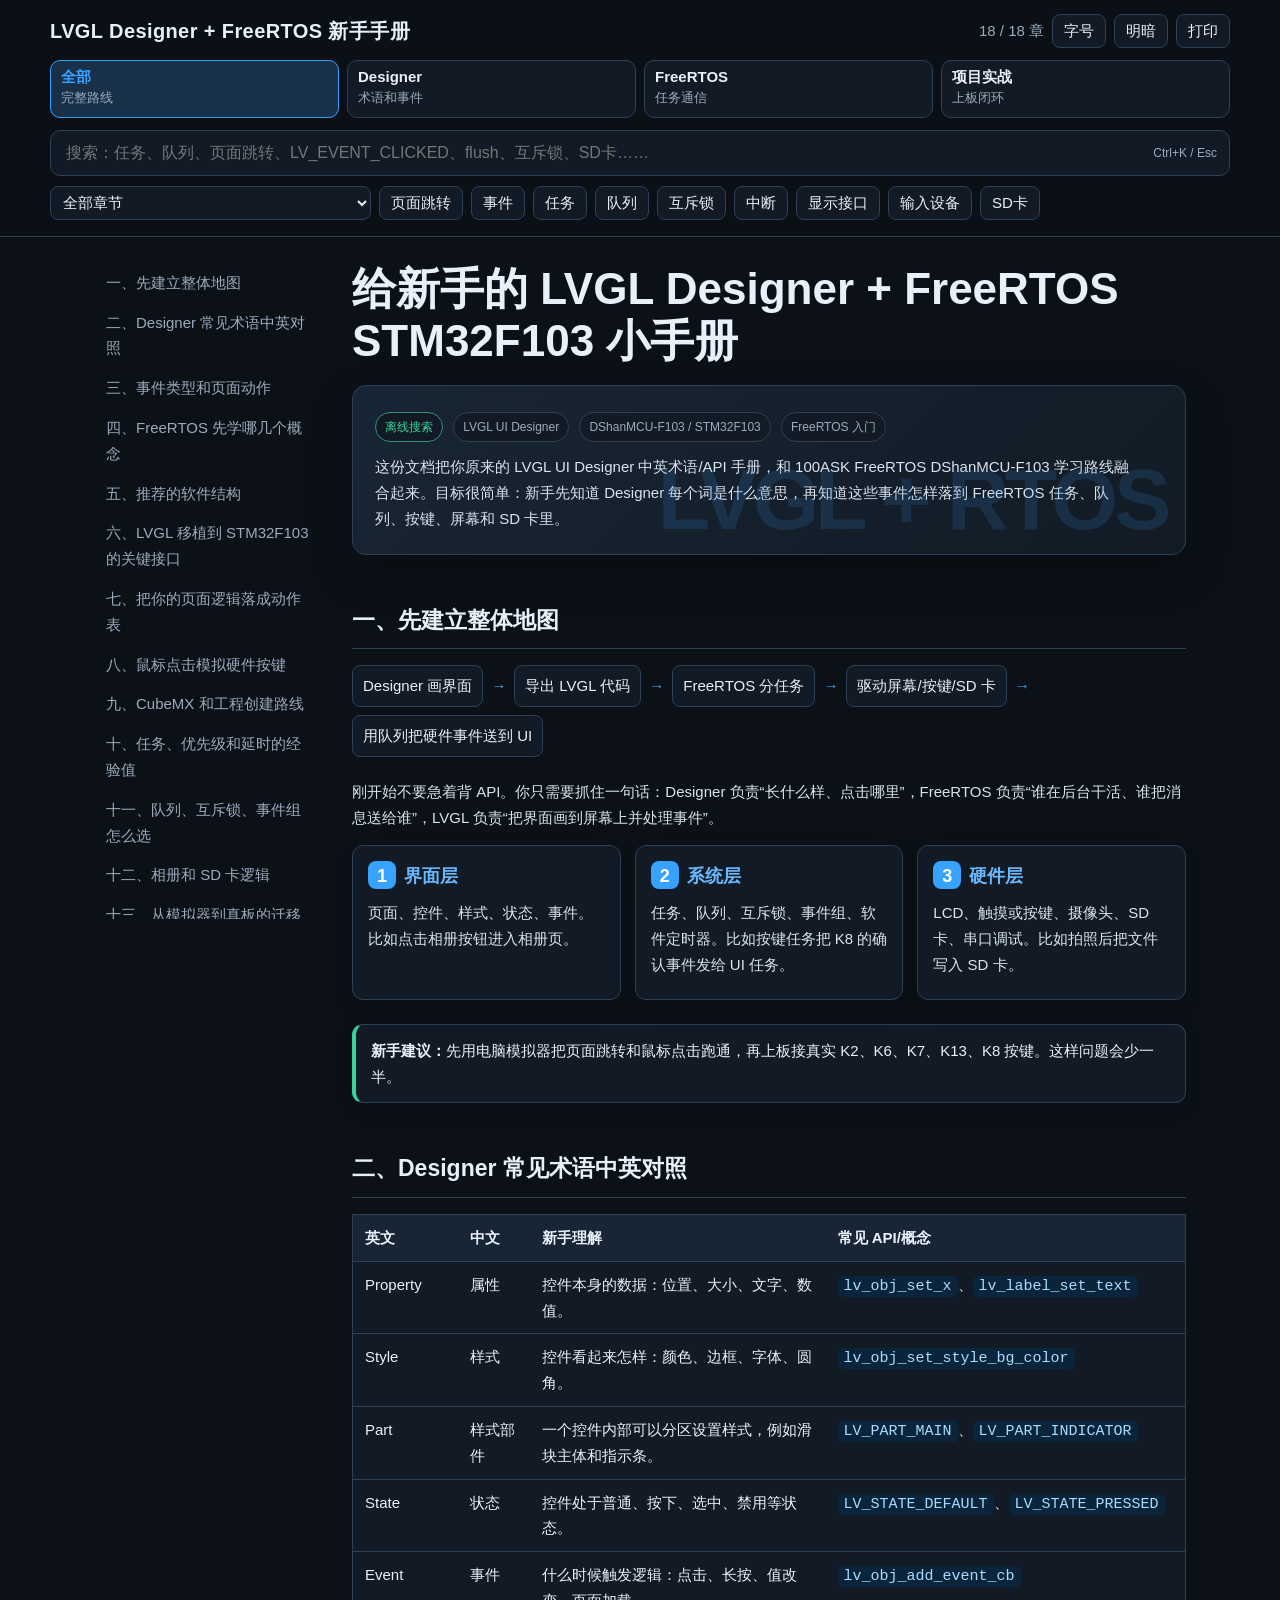
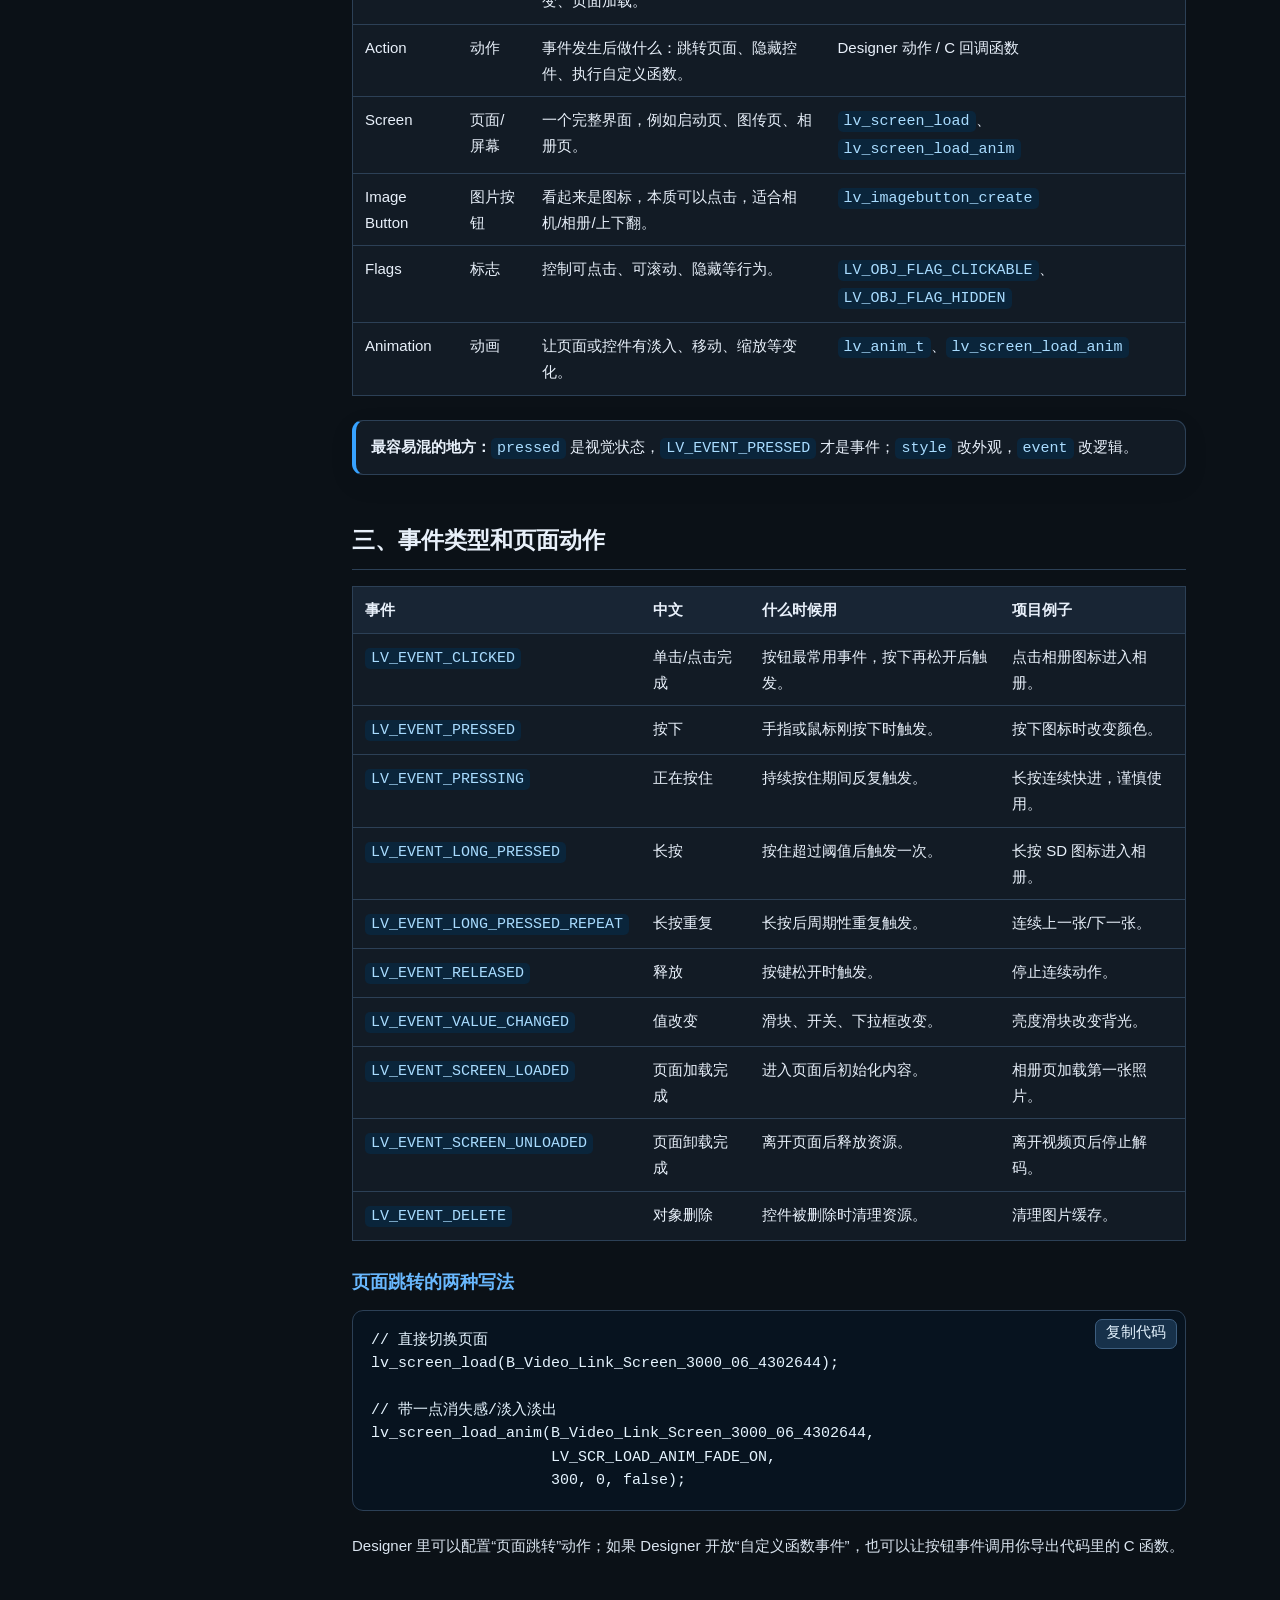
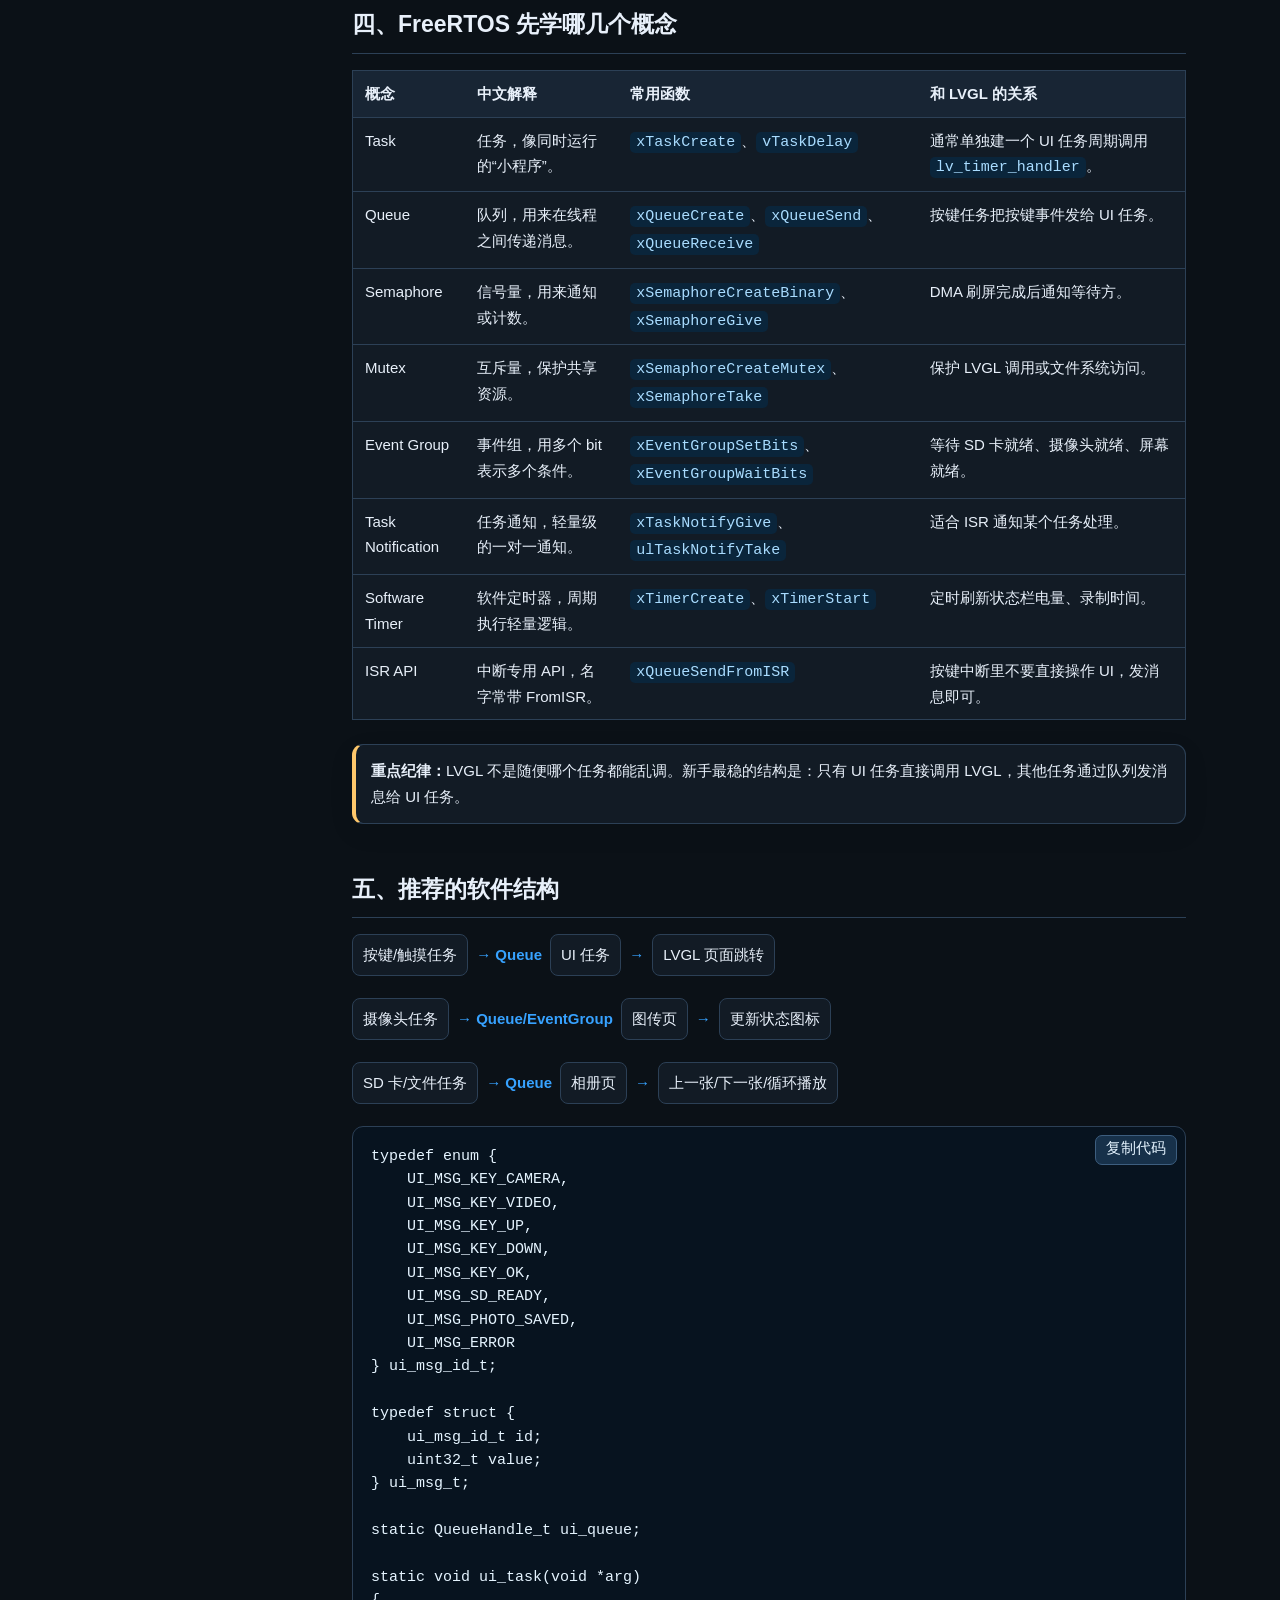
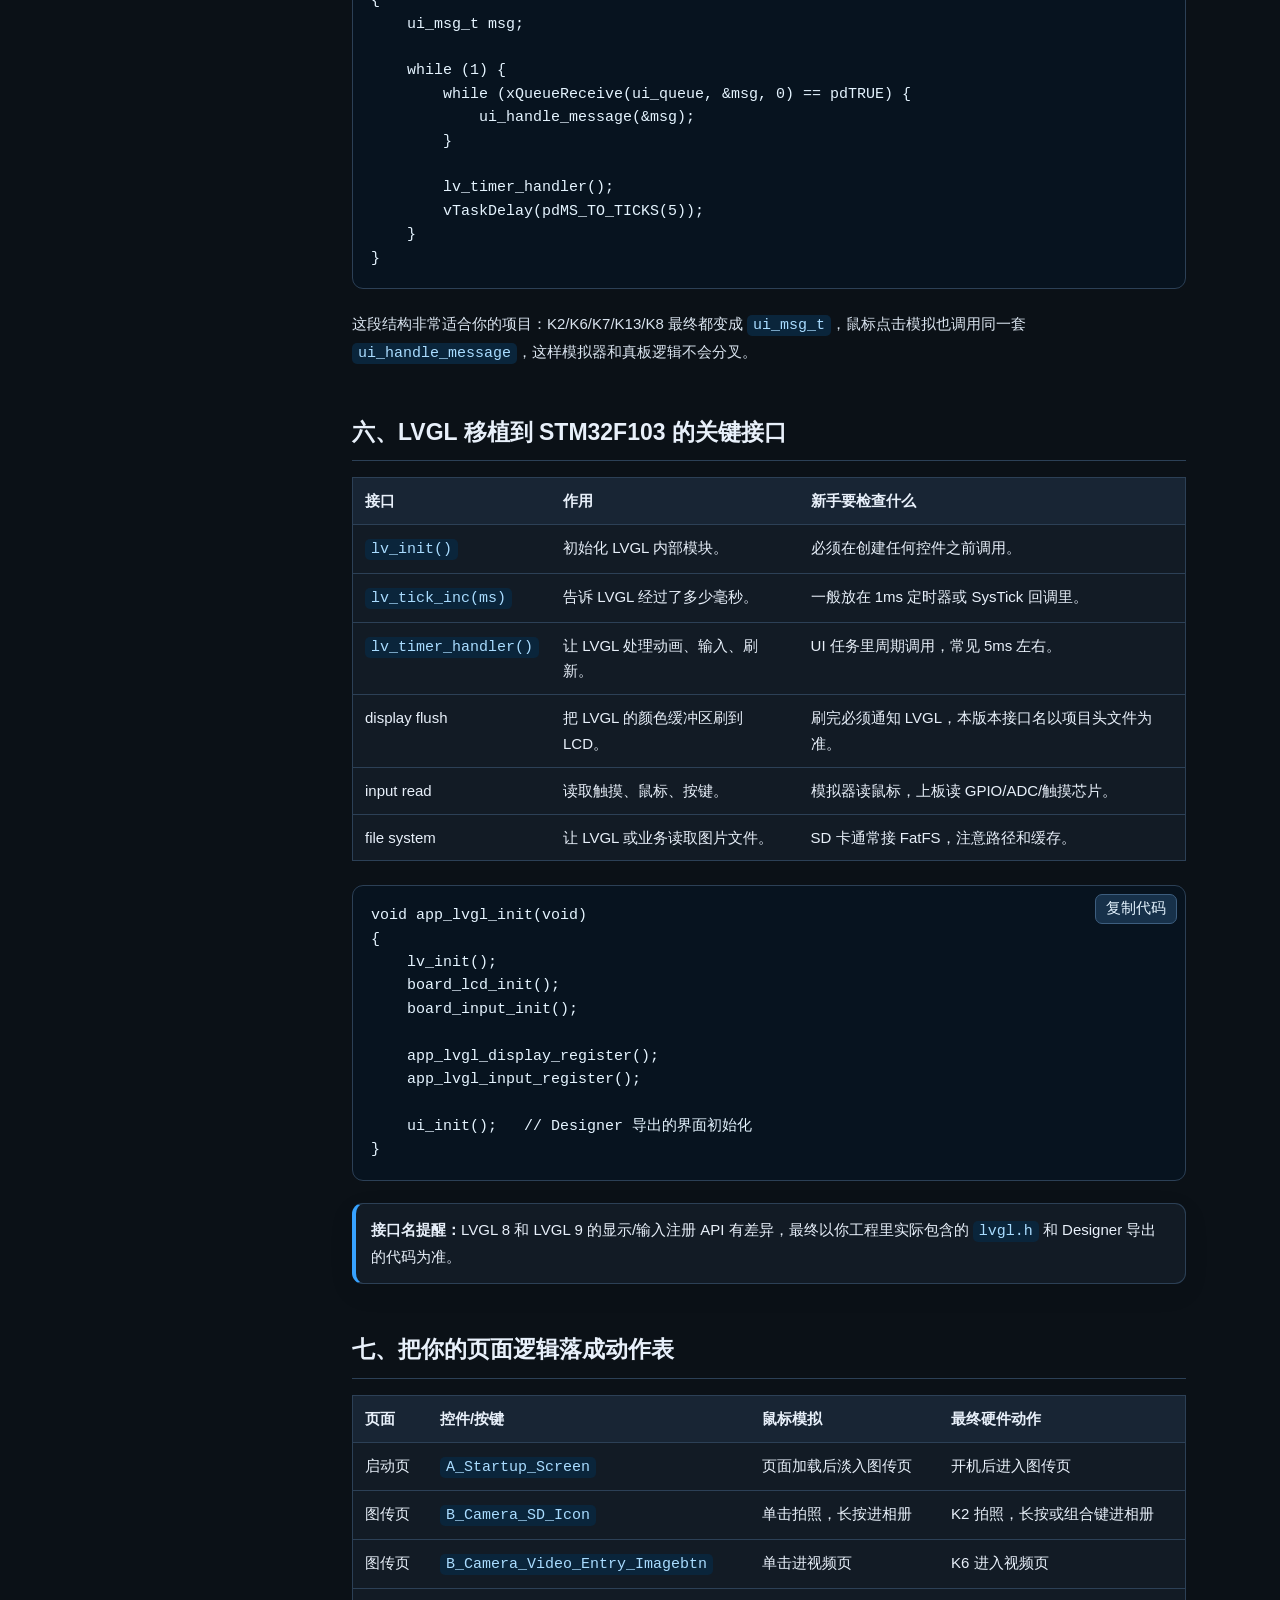
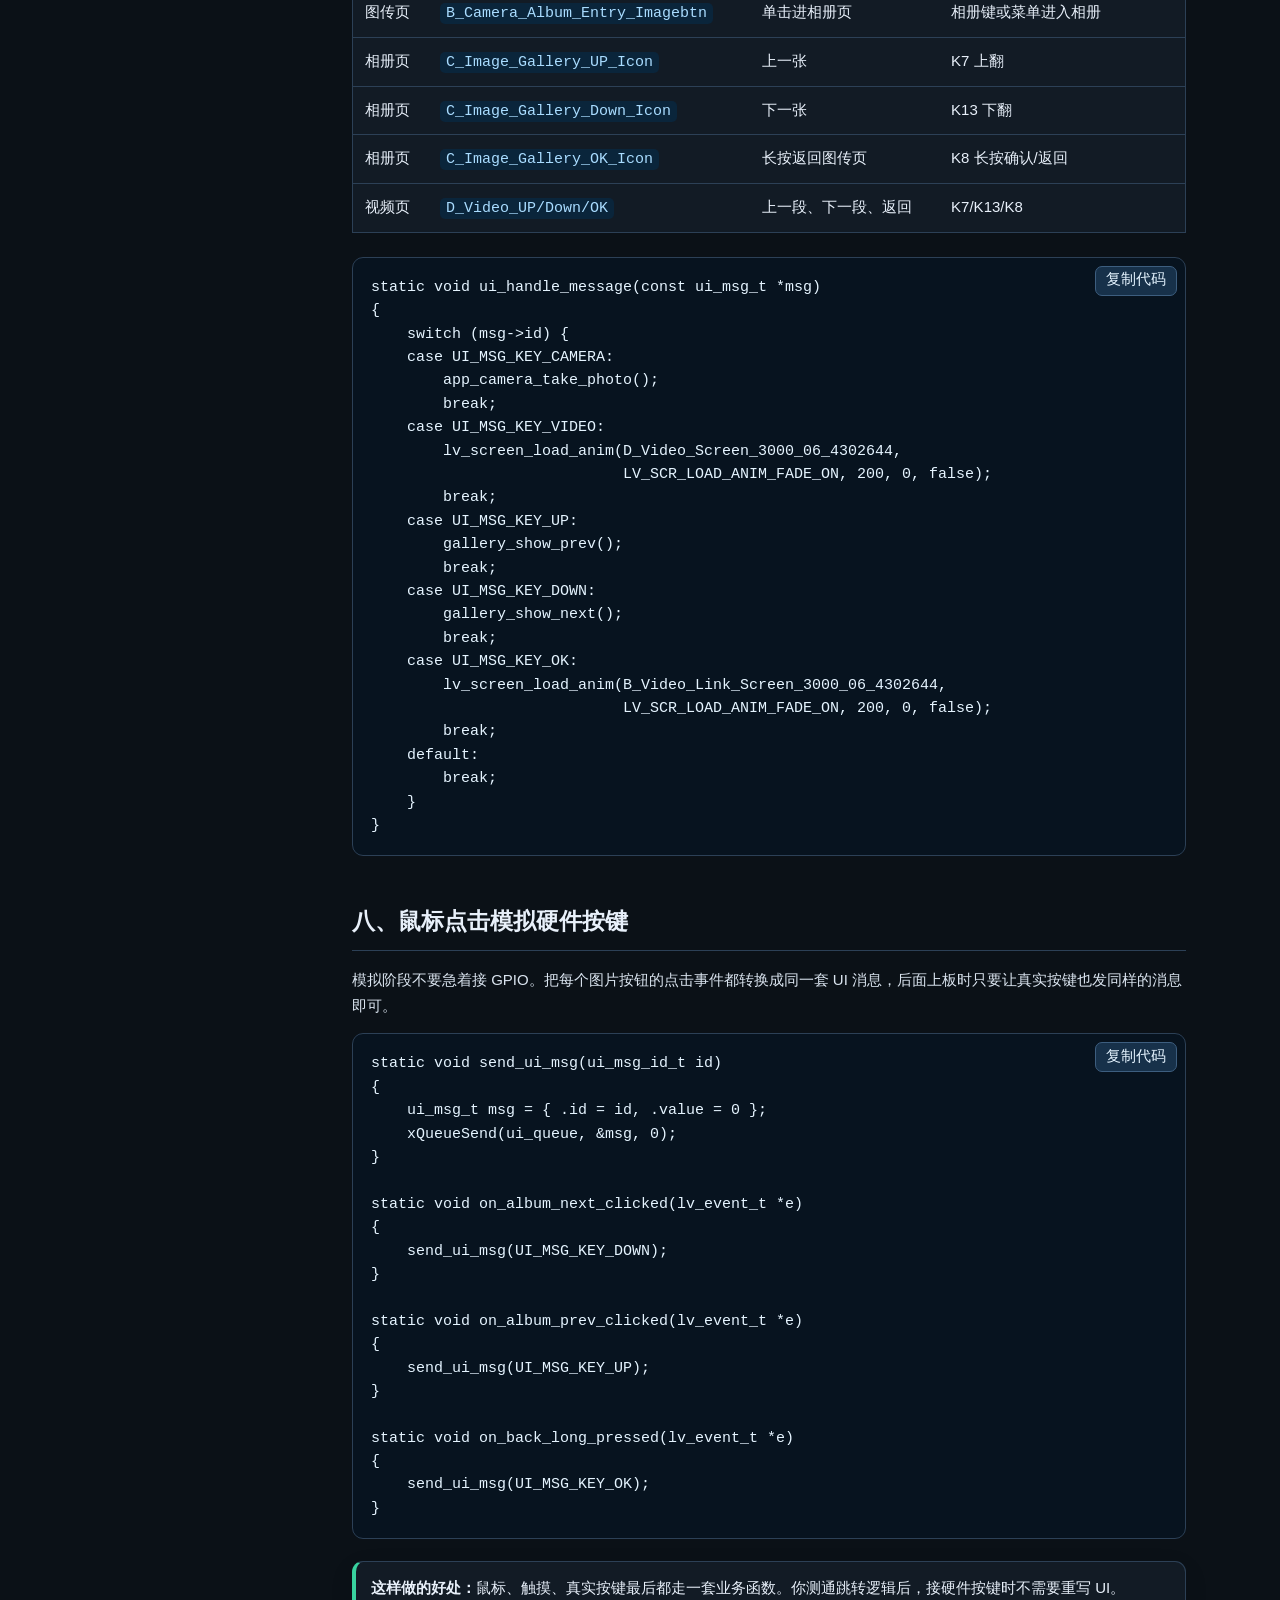
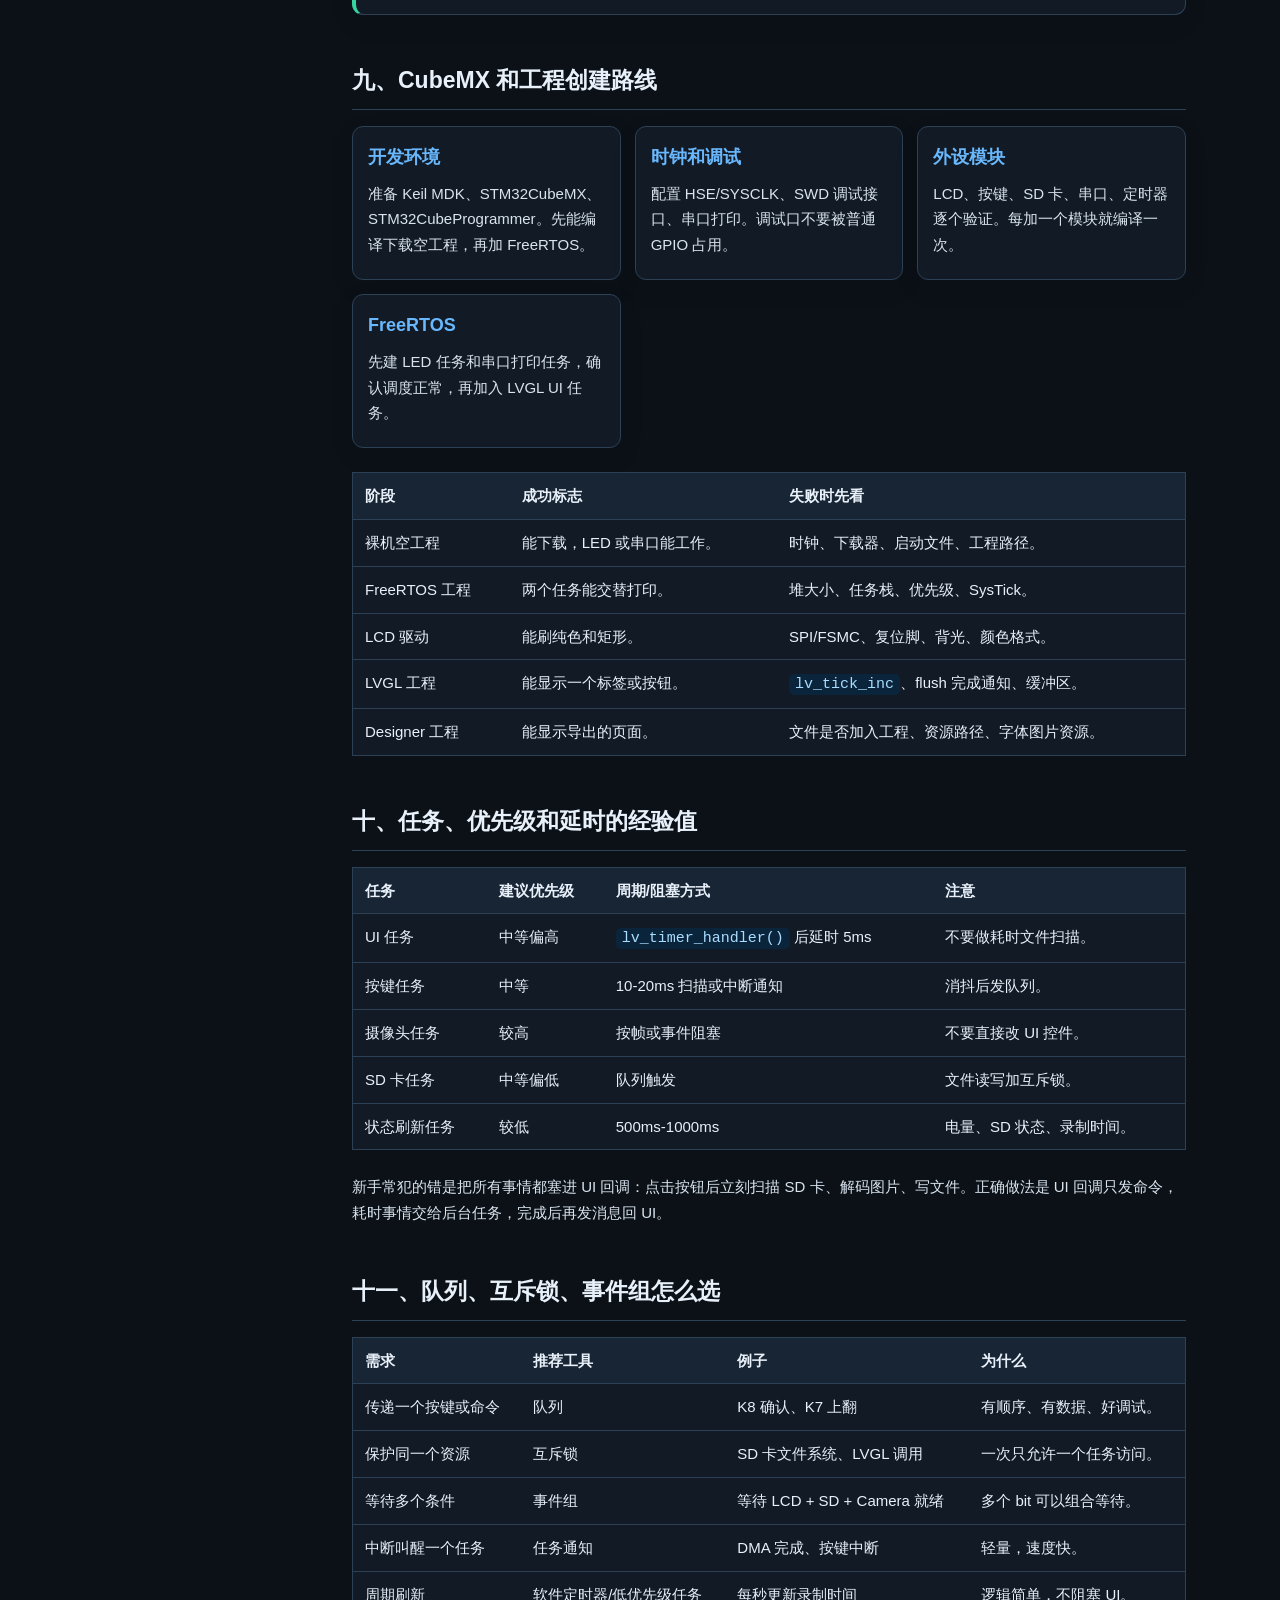
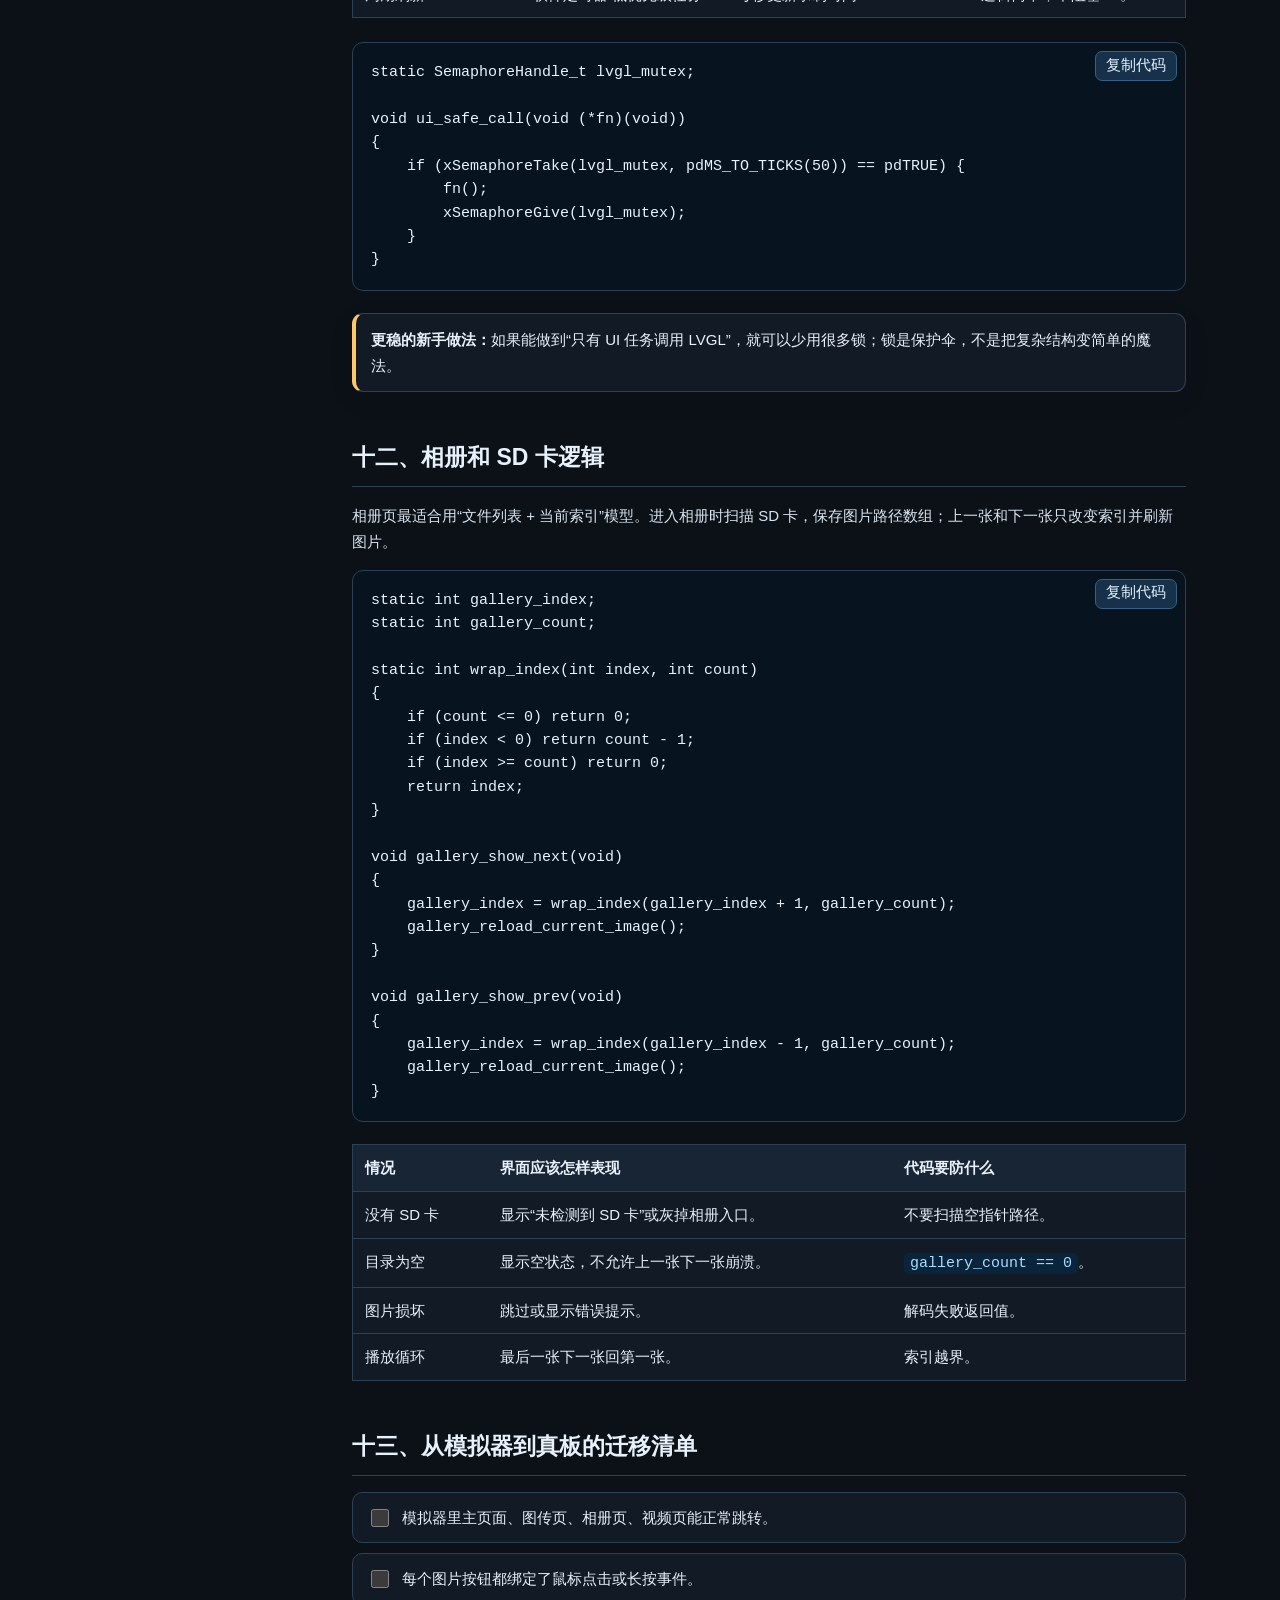
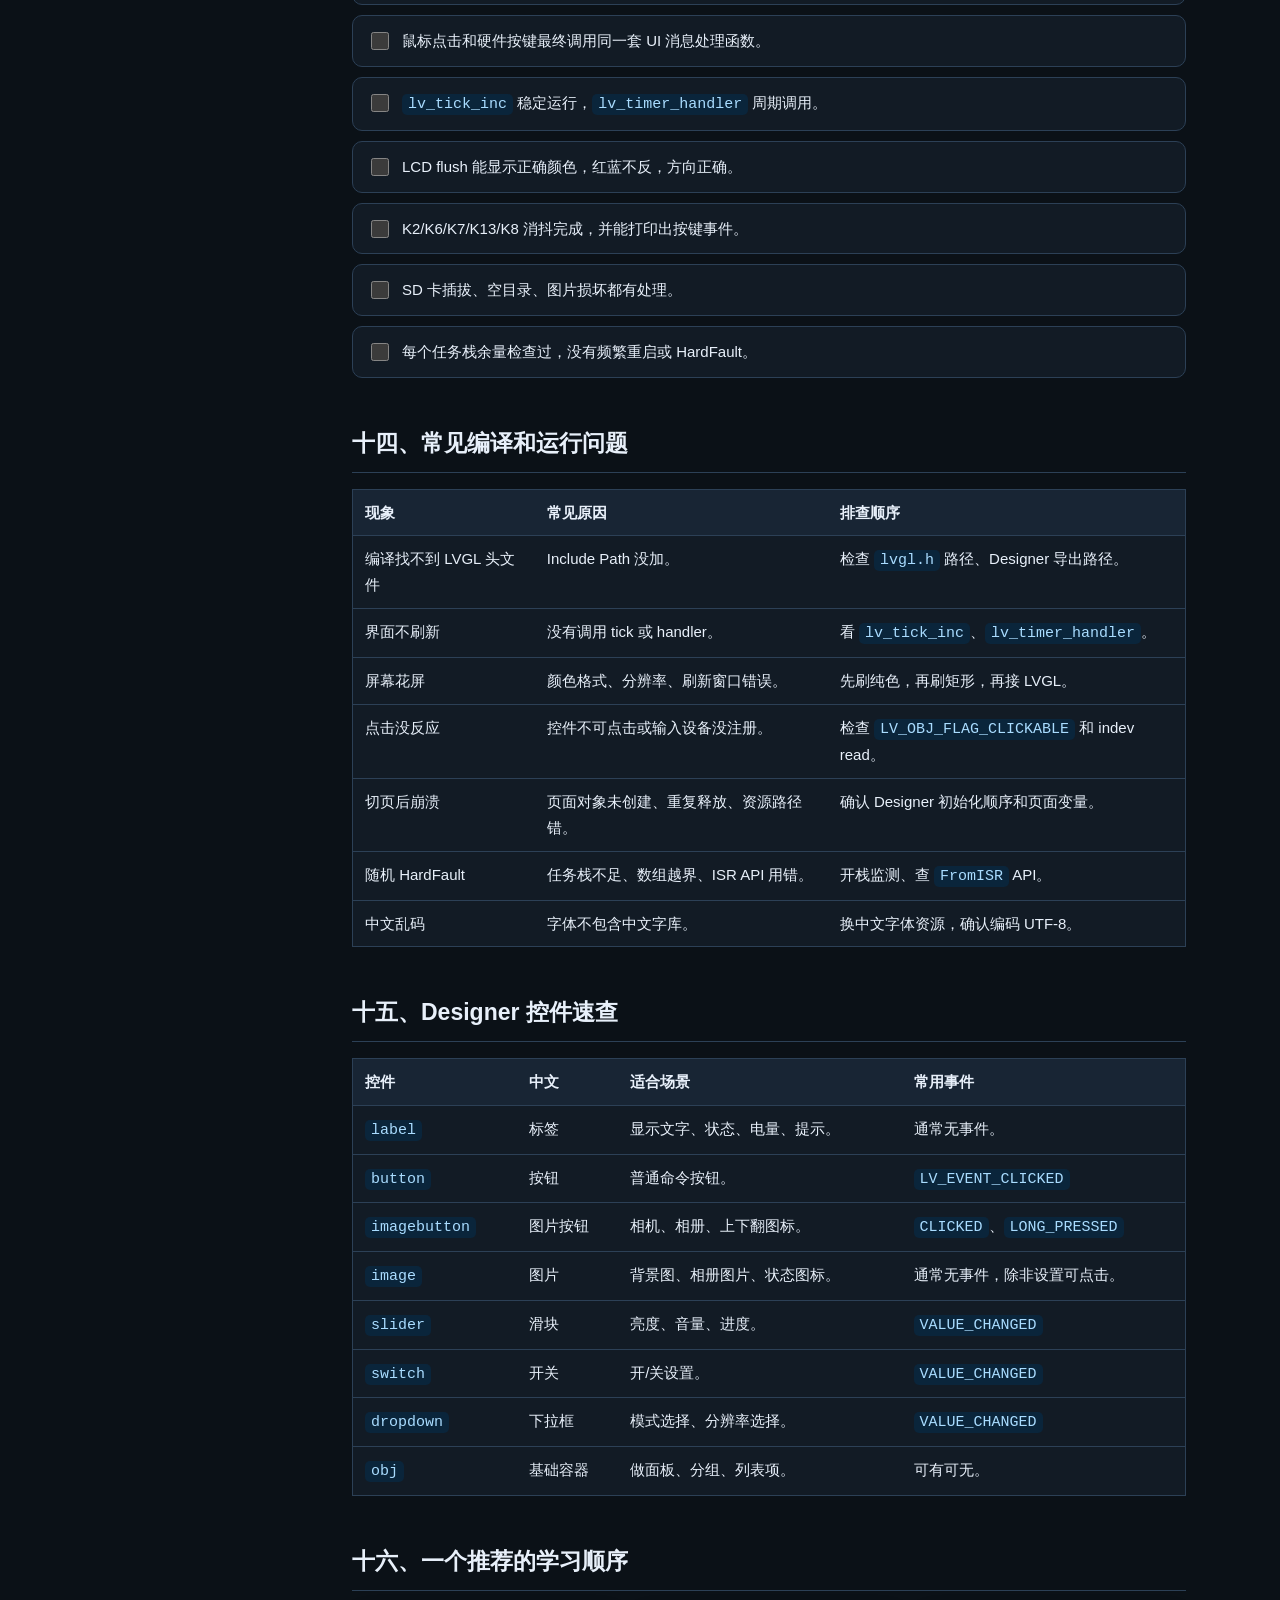
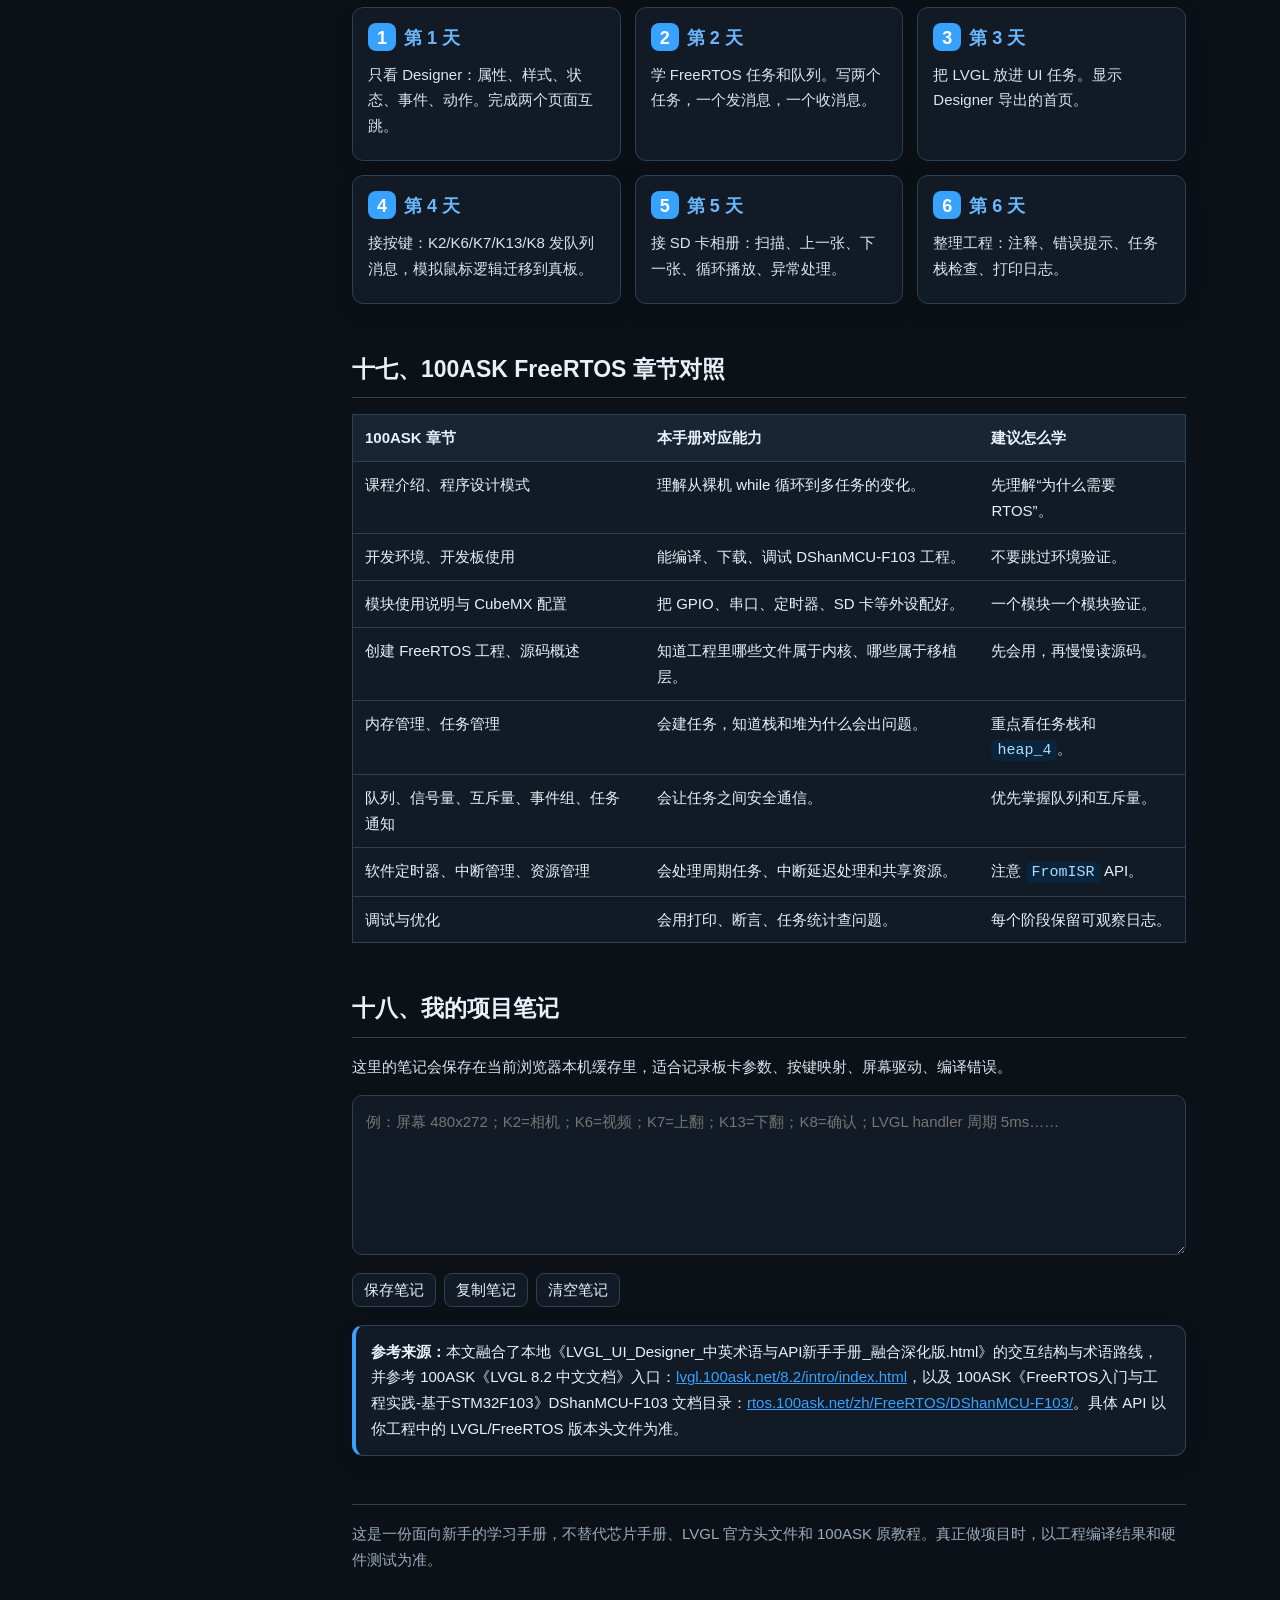
<file: 专业内容/LVGL_Designer_FreeRTOS_DShanMCU_F103_新手手册.html>
<!doctype html>
<html lang="zh-CN">
<head>
  <meta charset="utf-8">
  <meta name="viewport" content="width=device-width, initial-scale=1">
  <title>LVGL Designer + FreeRTOS STM32F103 新手手册</title>
  <style>
    :root {
      color-scheme: dark;
      --bg: #0b1117;
      --panel: #121b25;
      --panel-2: #182534;
      --text: #e8f0fa;
      --muted: #9babbc;
      --line: #2c4056;
      --accent: #37a2ff;
      --accent-2: #38d39f;
      --warn: #ffc86b;
      --danger: #ff7d88;
      --code-bg: #07131f;
      --shadow: 0 18px 48px rgba(0,0,0,.24);
    }
    body[data-theme="light"] {
      color-scheme: light;
      --bg: #f3f7fb;
      --panel: #ffffff;
      --panel-2: #eaf2fb;
      --text: #102033;
      --muted: #54687d;
      --line: #cbd9e8;
      --accent: #0878d1;
      --accent-2: #15936e;
      --warn: #9c6500;
      --danger: #b93242;
      --code-bg: #132235;
      --shadow: 0 18px 48px rgba(24,65,110,.12);
    }
    * { box-sizing: border-box; }
    html { scroll-behavior: smooth; }
    body {
      margin: 0;
      background: radial-gradient(circle at 92% -14%, rgba(55,162,255,.22), transparent 34rem), var(--bg);
      color: var(--text);
      font: 15px/1.72 "Microsoft YaHei", "Segoe UI", Arial, sans-serif;
    }
    .progress { position: fixed; inset: 0 0 auto; z-index: 80; height: 3px; background: transparent; }
    .progress i { display: block; width: 0; height: 100%; background: linear-gradient(90deg, var(--accent-2), var(--accent)); }
    .toolbar {
      position: sticky;
      top: 0;
      z-index: 50;
      padding: 14px clamp(16px, 4vw, 44px);
      background: color-mix(in srgb, var(--bg) 92%, transparent);
      border-bottom: 1px solid var(--line);
      backdrop-filter: blur(12px);
    }
    .toolbar-inner { max-width: 1180px; margin: 0 auto; }
    .topline { display: flex; justify-content: space-between; align-items: center; gap: 12px; }
    .brand { font-size: 20px; font-weight: 800; letter-spacing: .02em; }
    .tools { display: flex; gap: 8px; align-items: center; flex-wrap: wrap; }
    .counter { color: var(--muted); white-space: nowrap; }
    button, select, input, textarea { font: inherit; }
    .tool-btn, .chip, select {
      min-height: 34px;
      border: 1px solid var(--line);
      border-radius: 8px;
      color: var(--text);
      background: var(--panel);
      cursor: pointer;
    }
    .tool-btn, .chip { padding: 0 11px; }
    .tool-btn:hover, .chip:hover { border-color: var(--accent); background: var(--panel-2); }
    .mode-row { display: grid; grid-template-columns: repeat(4, minmax(0, 1fr)); gap: 8px; margin-top: 12px; }
    .mode {
      min-height: 42px;
      padding: 7px 10px;
      color: var(--muted);
      text-align: left;
      background: var(--panel);
      border: 1px solid var(--line);
      border-radius: 10px;
      cursor: pointer;
    }
    .mode strong { display: block; color: var(--text); line-height: 1.2; }
    .mode small { display: block; margin-top: 2px; }
    .mode.active { border-color: var(--accent); background: color-mix(in srgb, var(--accent) 16%, var(--panel)); }
    .mode.active strong { color: var(--accent); }
    .search-wrap { position: relative; margin-top: 12px; }
    #search {
      width: 100%;
      min-height: 46px;
      padding: 0 122px 0 15px;
      color: var(--text);
      background: var(--panel);
      border: 1px solid var(--line);
      border-radius: 10px;
      outline: none;
      font-size: 16px;
    }
    #search:focus { border-color: var(--accent); box-shadow: 0 0 0 3px color-mix(in srgb, var(--accent) 20%, transparent); }
    .shortcut { position: absolute; right: 13px; top: 50%; transform: translateY(-50%); color: var(--muted); font-size: 12px; }
    .filter-row { display: flex; align-items: center; gap: 8px; margin-top: 10px; overflow-x: auto; padding-bottom: 2px; }
    select { padding: 0 8px; min-width: 160px; }
    .layout {
      max-width: 1180px;
      margin: 0 auto;
      padding: 26px clamp(16px, 4vw, 44px) 76px;
      display: grid;
      grid-template-columns: 230px minmax(0, 1fr);
      gap: 28px;
    }
    nav { position: sticky; top: 222px; align-self: start; max-height: calc(100vh - 244px); overflow: auto; }
    nav a {
      display: block;
      padding: 7px 10px;
      color: var(--muted);
      text-decoration: none;
      border-left: 2px solid transparent;
    }
    nav a:hover, nav a.active { color: var(--text); border-left-color: var(--accent); background: color-mix(in srgb, var(--accent) 12%, transparent); }
    main { min-width: 0; }
    h1 { margin: 0 0 8px; font-size: clamp(29px, 4.2vw, 44px); line-height: 1.18; }
    h2 { margin: 46px 0 16px; padding-bottom: 8px; border-bottom: 1px solid var(--line); font-size: 23px; scroll-margin-top: 230px; }
    h3 { margin: 26px 0 10px; color: color-mix(in srgb, var(--accent) 72%, var(--text)); font-size: 18px; }
    p, li { color: color-mix(in srgb, var(--text) 82%, var(--muted)); }
    a { color: var(--accent); }
    .hero {
      position: relative;
      overflow: hidden;
      margin: 18px 0 26px;
      padding: 22px;
      border: 1px solid var(--line);
      border-radius: 14px;
      background: linear-gradient(135deg, var(--panel-2), var(--panel));
      box-shadow: var(--shadow);
    }
    .hero:after {
      content: "LVGL + RTOS";
      position: absolute;
      right: 18px;
      bottom: -20px;
      color: color-mix(in srgb, var(--accent) 14%, transparent);
      font-size: clamp(42px, 8vw, 86px);
      font-weight: 900;
      letter-spacing: -.05em;
      pointer-events: none;
    }
    .hero p { max-width: 760px; margin: 8px 0 0; }
    .badge {
      display: inline-flex;
      align-items: center;
      margin: 4px 6px 4px 0;
      padding: 4px 9px;
      border: 1px solid var(--line);
      border-radius: 999px;
      color: var(--muted);
      background: var(--panel);
      font-size: 12px;
    }
    .badge.good { color: var(--accent-2); border-color: color-mix(in srgb, var(--accent-2) 55%, var(--line)); }
    .grid { display: grid; grid-template-columns: repeat(auto-fit, minmax(230px, 1fr)); gap: 14px; margin: 14px 0 24px; }
    .card, .callout {
      border: 1px solid var(--line);
      border-radius: 11px;
      background: var(--panel);
      box-shadow: 0 8px 26px rgba(0,0,0,.08);
    }
    .card { padding: 15px; }
    .card h3, .card h4 { margin: 0 0 8px; }
    .card p { margin: 6px 0; }
    .num {
      display: inline-grid;
      place-items: center;
      width: 28px;
      height: 28px;
      margin-right: 8px;
      color: white;
      background: var(--accent);
      border-radius: 8px;
      font-weight: 800;
    }
    .callout { margin: 16px 0; padding: 13px 15px; border-left: 4px solid var(--accent); }
    .callout.good { border-left-color: var(--accent-2); }
    .callout.warn { border-left-color: var(--warn); }
    .callout.danger { border-left-color: var(--danger); }
    table {
      width: 100%;
      margin: 12px 0 24px;
      border-collapse: collapse;
      border: 1px solid var(--line);
      background: var(--panel);
    }
    th, td { padding: 10px 12px; border-bottom: 1px solid var(--line); text-align: left; vertical-align: top; }
    th { position: sticky; top: 210px; z-index: 4; color: var(--text); background: var(--panel-2); }
    tr:hover td { background: color-mix(in srgb, var(--accent) 8%, transparent); }
    code {
      padding: 2px 6px;
      color: #a9dcff;
      background: #0a253b;
      border-radius: 5px;
      font-family: Consolas, "Courier New", monospace;
      cursor: copy;
    }
    body[data-theme="light"] code { color: #075c9d; background: #e2f0fc; }
    pre {
      position: relative;
      overflow: auto;
      margin: 12px 0 22px;
      padding: 18px;
      border: 1px solid var(--line);
      border-radius: 11px;
      background: var(--code-bg);
      color: #e5f4ff;
      line-height: 1.56;
      tab-size: 4;
    }
    pre code { padding: 0; color: inherit; background: transparent; cursor: text; }
    .copy-code {
      position: absolute;
      top: 8px;
      right: 8px;
      min-height: 30px;
      padding: 0 10px;
      border: 1px solid #3d5e7f;
      border-radius: 7px;
      color: #e5f4ff;
      background: #17314a;
      cursor: pointer;
    }
    .flow { display: flex; flex-wrap: wrap; align-items: center; gap: 8px; margin: 14px 0 22px; }
    .flow span { padding: 7px 10px; border: 1px solid var(--line); border-radius: 8px; background: var(--panel); }
    .flow b { color: var(--accent); }
    .checklist { display: grid; gap: 10px; margin: 14px 0 22px; }
    .check-item { display: flex; gap: 10px; align-items: flex-start; padding: 12px 14px; border: 1px solid var(--line); border-radius: 10px; background: var(--panel); }
    .check-item input { width: 18px; height: 18px; margin-top: 4px; accent-color: var(--accent); }
    .check-item.done span { color: var(--muted); text-decoration: line-through; }
    .notes { width: 100%; min-height: 160px; padding: 13px; color: var(--text); background: var(--panel); border: 1px solid var(--line); border-radius: 10px; resize: vertical; }
    .empty { display: none; padding: 36px 18px; color: var(--muted); text-align: center; border: 1px dashed var(--line); border-radius: 12px; }
    .hidden { display: none !important; }
    .toast {
      position: fixed;
      right: 22px;
      bottom: 22px;
      z-index: 90;
      padding: 10px 14px;
      color: white;
      background: #176aa8;
      border: 1px solid #55b9ff;
      border-radius: 9px;
      opacity: 0;
      transform: translateY(10px);
      pointer-events: none;
      transition: .18s;
    }
    .toast.show { opacity: 1; transform: translateY(0); }
    .back-top {
      position: fixed;
      right: 22px;
      bottom: 72px;
      z-index: 70;
      width: 42px;
      height: 42px;
      border: 1px solid var(--line);
      border-radius: 50%;
      color: var(--text);
      background: var(--panel);
      box-shadow: var(--shadow);
      cursor: pointer;
      opacity: 0;
      transform: translateY(8px);
      pointer-events: none;
      transition: .18s;
    }
    .back-top.show { opacity: 1; transform: translateY(0); pointer-events: auto; }
    footer { margin-top: 48px; padding-top: 16px; color: var(--muted); border-top: 1px solid var(--line); }
    @media (max-width: 850px) {
      .toolbar { padding: 12px 16px; }
      .topline { flex-wrap: wrap; }
      .tools { width: 100%; }
      .mode-row { grid-template-columns: repeat(2, minmax(0, 1fr)); }
      .mode small { display: none; }
      #search { padding-right: 16px; }
      .shortcut { display: none; }
      .layout { grid-template-columns: 1fr; padding-left: 20px; padding-right: 20px; }
      nav { position: static; display: flex; gap: 4px; overflow-x: auto; max-height: none; }
      nav a { white-space: nowrap; border-left: 0; border-bottom: 2px solid transparent; }
      main { width: calc(100vw - 40px); max-width: 100%; }
      th { position: static; }
      table { display: block; overflow-x: auto; }
    }
    @media print {
      .toolbar, nav, .progress, .copy-code, .back-top, .toast { display: none; }
      .layout { display: block; max-width: none; padding: 0; }
      body { background: white; color: black; }
      p, li { color: #222; }
      table, .card, .callout { background: white; box-shadow: none; }
      th { position: static; background: #eee; color: black; }
    }
  </style>
</head>
<body>
  <div class="progress"><i id="progressBar"></i></div>
  <header class="toolbar">
    <div class="toolbar-inner">
      <div class="topline">
        <div class="brand">LVGL Designer + FreeRTOS 新手手册</div>
        <div class="tools">
          <span class="counter" id="counter">准备完成</span>
          <button class="tool-btn" id="fontBtn" type="button">字号</button>
          <button class="tool-btn" id="themeBtn" type="button">明暗</button>
          <button class="tool-btn" id="printBtn" type="button">打印</button>
        </div>
      </div>
      <div class="mode-row" role="group" aria-label="阅读模式">
        <button class="mode active" type="button" data-mode="all"><strong>全部</strong><small>完整路线</small></button>
        <button class="mode" type="button" data-mode="designer"><strong>Designer</strong><small>术语和事件</small></button>
        <button class="mode" type="button" data-mode="rtos"><strong>FreeRTOS</strong><small>任务通信</small></button>
        <button class="mode" type="button" data-mode="project"><strong>项目实战</strong><small>上板闭环</small></button>
      </div>
      <div class="search-wrap">
        <input id="search" type="search" autocomplete="off" placeholder="搜索：任务、队列、页面跳转、LV_EVENT_CLICKED、flush、互斥锁、SD卡……">
        <span class="shortcut">Ctrl+K / Esc</span>
      </div>
      <div class="filter-row">
        <select id="sectionFilter"><option value="">全部章节</option></select>
        <button class="chip" type="button" data-query="页面跳转">页面跳转</button>
        <button class="chip" type="button" data-query="事件">事件</button>
        <button class="chip" type="button" data-query="任务">任务</button>
        <button class="chip" type="button" data-query="队列">队列</button>
        <button class="chip" type="button" data-query="互斥锁">互斥锁</button>
        <button class="chip" type="button" data-query="中断">中断</button>
        <button class="chip" type="button" data-query="显示接口">显示接口</button>
        <button class="chip" type="button" data-query="输入设备">输入设备</button>
        <button class="chip" type="button" data-query="SD卡">SD卡</button>
      </div>
    </div>
  </header>

  <div class="layout">
    <nav id="nav" aria-label="章节导航"></nav>
    <main id="content">
      <h1>给新手的 LVGL Designer + FreeRTOS STM32F103 小手册</h1>
      <div class="hero">
        <span class="badge good">离线搜索</span>
        <span class="badge">LVGL UI Designer</span>
        <span class="badge">DShanMCU-F103 / STM32F103</span>
        <span class="badge">FreeRTOS 入门</span>
        <p>这份文档把你原来的 LVGL UI Designer 中英术语/API 手册，和 100ASK FreeRTOS DShanMCU-F103 学习路线融合起来。目标很简单：新手先知道 Designer 每个词是什么意思，再知道这些事件怎样落到 FreeRTOS 任务、队列、按键、屏幕和 SD 卡里。</p>
      </div>

      <section data-group="project">
        <h2>一、先建立整体地图</h2>
        <div class="flow">
          <span>Designer 画界面</span><b>→</b>
          <span>导出 LVGL 代码</span><b>→</b>
          <span>FreeRTOS 分任务</span><b>→</b>
          <span>驱动屏幕/按键/SD 卡</span><b>→</b>
          <span>用队列把硬件事件送到 UI</span>
        </div>
        <p>刚开始不要急着背 API。你只需要抓住一句话：Designer 负责“长什么样、点击哪里”，FreeRTOS 负责“谁在后台干活、谁把消息送给谁”，LVGL 负责“把界面画到屏幕上并处理事件”。</p>
        <div class="grid">
          <div class="card"><h3><span class="num">1</span>界面层</h3><p>页面、控件、样式、状态、事件。比如点击相册按钮进入相册页。</p></div>
          <div class="card"><h3><span class="num">2</span>系统层</h3><p>任务、队列、互斥锁、事件组、软件定时器。比如按键任务把 K8 的确认事件发给 UI 任务。</p></div>
          <div class="card"><h3><span class="num">3</span>硬件层</h3><p>LCD、触摸或按键、摄像头、SD 卡、串口调试。比如拍照后把文件写入 SD 卡。</p></div>
        </div>
        <div class="callout good"><strong>新手建议：</strong>先用电脑模拟器把页面跳转和鼠标点击跑通，再上板接真实 K2、K6、K7、K13、K8 按键。这样问题会少一半。</div>
      </section>

      <section data-group="designer">
        <h2>二、Designer 常见术语中英对照</h2>
        <table>
          <thead><tr><th>英文</th><th>中文</th><th>新手理解</th><th>常见 API/概念</th></tr></thead>
          <tbody>
            <tr><td>Property</td><td>属性</td><td>控件本身的数据：位置、大小、文字、数值。</td><td><code>lv_obj_set_x</code>、<code>lv_label_set_text</code></td></tr>
            <tr><td>Style</td><td>样式</td><td>控件看起来怎样：颜色、边框、字体、圆角。</td><td><code>lv_obj_set_style_bg_color</code></td></tr>
            <tr><td>Part</td><td>样式部件</td><td>一个控件内部可以分区设置样式，例如滑块主体和指示条。</td><td><code>LV_PART_MAIN</code>、<code>LV_PART_INDICATOR</code></td></tr>
            <tr><td>State</td><td>状态</td><td>控件处于普通、按下、选中、禁用等状态。</td><td><code>LV_STATE_DEFAULT</code>、<code>LV_STATE_PRESSED</code></td></tr>
            <tr><td>Event</td><td>事件</td><td>什么时候触发逻辑：点击、长按、值改变、页面加载。</td><td><code>lv_obj_add_event_cb</code></td></tr>
            <tr><td>Action</td><td>动作</td><td>事件发生后做什么：跳转页面、隐藏控件、执行自定义函数。</td><td>Designer 动作 / C 回调函数</td></tr>
            <tr><td>Screen</td><td>页面/屏幕</td><td>一个完整界面，例如启动页、图传页、相册页。</td><td><code>lv_screen_load</code>、<code>lv_screen_load_anim</code></td></tr>
            <tr><td>Image Button</td><td>图片按钮</td><td>看起来是图标，本质可以点击，适合相机/相册/上下翻。</td><td><code>lv_imagebutton_create</code></td></tr>
            <tr><td>Flags</td><td>标志</td><td>控制可点击、可滚动、隐藏等行为。</td><td><code>LV_OBJ_FLAG_CLICKABLE</code>、<code>LV_OBJ_FLAG_HIDDEN</code></td></tr>
            <tr><td>Animation</td><td>动画</td><td>让页面或控件有淡入、移动、缩放等变化。</td><td><code>lv_anim_t</code>、<code>lv_screen_load_anim</code></td></tr>
          </tbody>
        </table>
        <div class="callout"><strong>最容易混的地方：</strong><code>pressed</code> 是视觉状态，<code>LV_EVENT_PRESSED</code> 才是事件；<code>style</code> 改外观，<code>event</code> 改逻辑。</div>
      </section>

      <section data-group="designer">
        <h2>三、事件类型和页面动作</h2>
        <table>
          <thead><tr><th>事件</th><th>中文</th><th>什么时候用</th><th>项目例子</th></tr></thead>
          <tbody>
            <tr><td><code>LV_EVENT_CLICKED</code></td><td>单击/点击完成</td><td>按钮最常用事件，按下再松开后触发。</td><td>点击相册图标进入相册。</td></tr>
            <tr><td><code>LV_EVENT_PRESSED</code></td><td>按下</td><td>手指或鼠标刚按下时触发。</td><td>按下图标时改变颜色。</td></tr>
            <tr><td><code>LV_EVENT_PRESSING</code></td><td>正在按住</td><td>持续按住期间反复触发。</td><td>长按连续快进，谨慎使用。</td></tr>
            <tr><td><code>LV_EVENT_LONG_PRESSED</code></td><td>长按</td><td>按住超过阈值后触发一次。</td><td>长按 SD 图标进入相册。</td></tr>
            <tr><td><code>LV_EVENT_LONG_PRESSED_REPEAT</code></td><td>长按重复</td><td>长按后周期性重复触发。</td><td>连续上一张/下一张。</td></tr>
            <tr><td><code>LV_EVENT_RELEASED</code></td><td>释放</td><td>按键松开时触发。</td><td>停止连续动作。</td></tr>
            <tr><td><code>LV_EVENT_VALUE_CHANGED</code></td><td>值改变</td><td>滑块、开关、下拉框改变。</td><td>亮度滑块改变背光。</td></tr>
            <tr><td><code>LV_EVENT_SCREEN_LOADED</code></td><td>页面加载完成</td><td>进入页面后初始化内容。</td><td>相册页加载第一张照片。</td></tr>
            <tr><td><code>LV_EVENT_SCREEN_UNLOADED</code></td><td>页面卸载完成</td><td>离开页面后释放资源。</td><td>离开视频页后停止解码。</td></tr>
            <tr><td><code>LV_EVENT_DELETE</code></td><td>对象删除</td><td>控件被删除时清理资源。</td><td>清理图片缓存。</td></tr>
          </tbody>
        </table>
        <h3>页面跳转的两种写法</h3>
        <pre><code class="language-c">// 直接切换页面
lv_screen_load(B_Video_Link_Screen_3000_06_4302644);

// 带一点消失感/淡入淡出
lv_screen_load_anim(B_Video_Link_Screen_3000_06_4302644,
                    LV_SCR_LOAD_ANIM_FADE_ON,
                    300, 0, false);</code></pre>
        <p>Designer 里可以配置“页面跳转”动作；如果 Designer 开放“自定义函数事件”，也可以让按钮事件调用你导出代码里的 C 函数。</p>
      </section>

      <section data-group="rtos">
        <h2>四、FreeRTOS 先学哪几个概念</h2>
        <table>
          <thead><tr><th>概念</th><th>中文解释</th><th>常用函数</th><th>和 LVGL 的关系</th></tr></thead>
          <tbody>
            <tr><td>Task</td><td>任务，像同时运行的“小程序”。</td><td><code>xTaskCreate</code>、<code>vTaskDelay</code></td><td>通常单独建一个 UI 任务周期调用 <code>lv_timer_handler</code>。</td></tr>
            <tr><td>Queue</td><td>队列，用来在线程之间传递消息。</td><td><code>xQueueCreate</code>、<code>xQueueSend</code>、<code>xQueueReceive</code></td><td>按键任务把按键事件发给 UI 任务。</td></tr>
            <tr><td>Semaphore</td><td>信号量，用来通知或计数。</td><td><code>xSemaphoreCreateBinary</code>、<code>xSemaphoreGive</code></td><td>DMA 刷屏完成后通知等待方。</td></tr>
            <tr><td>Mutex</td><td>互斥量，保护共享资源。</td><td><code>xSemaphoreCreateMutex</code>、<code>xSemaphoreTake</code></td><td>保护 LVGL 调用或文件系统访问。</td></tr>
            <tr><td>Event Group</td><td>事件组，用多个 bit 表示多个条件。</td><td><code>xEventGroupSetBits</code>、<code>xEventGroupWaitBits</code></td><td>等待 SD 卡就绪、摄像头就绪、屏幕就绪。</td></tr>
            <tr><td>Task Notification</td><td>任务通知，轻量级的一对一通知。</td><td><code>xTaskNotifyGive</code>、<code>ulTaskNotifyTake</code></td><td>适合 ISR 通知某个任务处理。</td></tr>
            <tr><td>Software Timer</td><td>软件定时器，周期执行轻量逻辑。</td><td><code>xTimerCreate</code>、<code>xTimerStart</code></td><td>定时刷新状态栏电量、录制时间。</td></tr>
            <tr><td>ISR API</td><td>中断专用 API，名字常带 FromISR。</td><td><code>xQueueSendFromISR</code></td><td>按键中断里不要直接操作 UI，发消息即可。</td></tr>
          </tbody>
        </table>
        <div class="callout warn"><strong>重点纪律：</strong>LVGL 不是随便哪个任务都能乱调。新手最稳的结构是：只有 UI 任务直接调用 LVGL，其他任务通过队列发消息给 UI 任务。</div>
      </section>

      <section data-group="rtos">
        <h2>五、推荐的软件结构</h2>
        <div class="flow">
          <span>按键/触摸任务</span><b>→ Queue</b>
          <span>UI 任务</span><b>→</b>
          <span>LVGL 页面跳转</span>
        </div>
        <div class="flow">
          <span>摄像头任务</span><b>→ Queue/EventGroup</b>
          <span>图传页</span><b>→</b>
          <span>更新状态图标</span>
        </div>
        <div class="flow">
          <span>SD 卡/文件任务</span><b>→ Queue</b>
          <span>相册页</span><b>→</b>
          <span>上一张/下一张/循环播放</span>
        </div>
        <pre><code class="language-c">typedef enum {
    UI_MSG_KEY_CAMERA,
    UI_MSG_KEY_VIDEO,
    UI_MSG_KEY_UP,
    UI_MSG_KEY_DOWN,
    UI_MSG_KEY_OK,
    UI_MSG_SD_READY,
    UI_MSG_PHOTO_SAVED,
    UI_MSG_ERROR
} ui_msg_id_t;

typedef struct {
    ui_msg_id_t id;
    uint32_t value;
} ui_msg_t;

static QueueHandle_t ui_queue;

static void ui_task(void *arg)
{
    ui_msg_t msg;

    while (1) {
        while (xQueueReceive(ui_queue, &msg, 0) == pdTRUE) {
            ui_handle_message(&msg);
        }

        lv_timer_handler();
        vTaskDelay(pdMS_TO_TICKS(5));
    }
}</code></pre>
        <p>这段结构非常适合你的项目：K2/K6/K7/K13/K8 最终都变成 <code>ui_msg_t</code>，鼠标点击模拟也调用同一套 <code>ui_handle_message</code>，这样模拟器和真板逻辑不会分叉。</p>
      </section>

      <section data-group="rtos">
        <h2>六、LVGL 移植到 STM32F103 的关键接口</h2>
        <table>
          <thead><tr><th>接口</th><th>作用</th><th>新手要检查什么</th></tr></thead>
          <tbody>
            <tr><td><code>lv_init()</code></td><td>初始化 LVGL 内部模块。</td><td>必须在创建任何控件之前调用。</td></tr>
            <tr><td><code>lv_tick_inc(ms)</code></td><td>告诉 LVGL 经过了多少毫秒。</td><td>一般放在 1ms 定时器或 SysTick 回调里。</td></tr>
            <tr><td><code>lv_timer_handler()</code></td><td>让 LVGL 处理动画、输入、刷新。</td><td>UI 任务里周期调用，常见 5ms 左右。</td></tr>
            <tr><td>display flush</td><td>把 LVGL 的颜色缓冲区刷到 LCD。</td><td>刷完必须通知 LVGL，本版本接口名以项目头文件为准。</td></tr>
            <tr><td>input read</td><td>读取触摸、鼠标、按键。</td><td>模拟器读鼠标，上板读 GPIO/ADC/触摸芯片。</td></tr>
            <tr><td>file system</td><td>让 LVGL 或业务读取图片文件。</td><td>SD 卡通常接 FatFS，注意路径和缓存。</td></tr>
          </tbody>
        </table>
        <pre><code class="language-c">void app_lvgl_init(void)
{
    lv_init();
    board_lcd_init();
    board_input_init();

    app_lvgl_display_register();
    app_lvgl_input_register();

    ui_init();   // Designer 导出的界面初始化
}</code></pre>
        <div class="callout"><strong>接口名提醒：</strong>LVGL 8 和 LVGL 9 的显示/输入注册 API 有差异，最终以你工程里实际包含的 <code>lvgl.h</code> 和 Designer 导出的代码为准。</div>
      </section>

      <section data-group="project">
        <h2>七、把你的页面逻辑落成动作表</h2>
        <table>
          <thead><tr><th>页面</th><th>控件/按键</th><th>鼠标模拟</th><th>最终硬件动作</th></tr></thead>
          <tbody>
            <tr><td>启动页</td><td><code>A_Startup_Screen</code></td><td>页面加载后淡入图传页</td><td>开机后进入图传页</td></tr>
            <tr><td>图传页</td><td><code>B_Camera_SD_Icon</code></td><td>单击拍照，长按进相册</td><td>K2 拍照，长按或组合键进相册</td></tr>
            <tr><td>图传页</td><td><code>B_Camera_Video_Entry_Imagebtn</code></td><td>单击进视频页</td><td>K6 进入视频页</td></tr>
            <tr><td>图传页</td><td><code>B_Camera_Album_Entry_Imagebtn</code></td><td>单击进相册页</td><td>相册键或菜单进入相册</td></tr>
            <tr><td>相册页</td><td><code>C_Image_Gallery_UP_Icon</code></td><td>上一张</td><td>K7 上翻</td></tr>
            <tr><td>相册页</td><td><code>C_Image_Gallery_Down_Icon</code></td><td>下一张</td><td>K13 下翻</td></tr>
            <tr><td>相册页</td><td><code>C_Image_Gallery_OK_Icon</code></td><td>长按返回图传页</td><td>K8 长按确认/返回</td></tr>
            <tr><td>视频页</td><td><code>D_Video_UP/Down/OK</code></td><td>上一段、下一段、返回</td><td>K7/K13/K8</td></tr>
          </tbody>
        </table>
        <pre><code class="language-c">static void ui_handle_message(const ui_msg_t *msg)
{
    switch (msg->id) {
    case UI_MSG_KEY_CAMERA:
        app_camera_take_photo();
        break;
    case UI_MSG_KEY_VIDEO:
        lv_screen_load_anim(D_Video_Screen_3000_06_4302644,
                            LV_SCR_LOAD_ANIM_FADE_ON, 200, 0, false);
        break;
    case UI_MSG_KEY_UP:
        gallery_show_prev();
        break;
    case UI_MSG_KEY_DOWN:
        gallery_show_next();
        break;
    case UI_MSG_KEY_OK:
        lv_screen_load_anim(B_Video_Link_Screen_3000_06_4302644,
                            LV_SCR_LOAD_ANIM_FADE_ON, 200, 0, false);
        break;
    default:
        break;
    }
}</code></pre>
      </section>

      <section data-group="project">
        <h2>八、鼠标点击模拟硬件按键</h2>
        <p>模拟阶段不要急着接 GPIO。把每个图片按钮的点击事件都转换成同一套 UI 消息，后面上板时只要让真实按键也发同样的消息即可。</p>
        <pre><code class="language-c">static void send_ui_msg(ui_msg_id_t id)
{
    ui_msg_t msg = { .id = id, .value = 0 };
    xQueueSend(ui_queue, &msg, 0);
}

static void on_album_next_clicked(lv_event_t *e)
{
    send_ui_msg(UI_MSG_KEY_DOWN);
}

static void on_album_prev_clicked(lv_event_t *e)
{
    send_ui_msg(UI_MSG_KEY_UP);
}

static void on_back_long_pressed(lv_event_t *e)
{
    send_ui_msg(UI_MSG_KEY_OK);
}</code></pre>
        <div class="callout good"><strong>这样做的好处：</strong>鼠标、触摸、真实按键最后都走一套业务函数。你测通跳转逻辑后，接硬件按键时不需要重写 UI。</div>
      </section>

      <section data-group="rtos">
        <h2>九、CubeMX 和工程创建路线</h2>
        <div class="grid">
          <div class="card"><h3>开发环境</h3><p>准备 Keil MDK、STM32CubeMX、STM32CubeProgrammer。先能编译下载空工程，再加 FreeRTOS。</p></div>
          <div class="card"><h3>时钟和调试</h3><p>配置 HSE/SYSCLK、SWD 调试接口、串口打印。调试口不要被普通 GPIO 占用。</p></div>
          <div class="card"><h3>外设模块</h3><p>LCD、按键、SD 卡、串口、定时器逐个验证。每加一个模块就编译一次。</p></div>
          <div class="card"><h3>FreeRTOS</h3><p>先建 LED 任务和串口打印任务，确认调度正常，再加入 LVGL UI 任务。</p></div>
        </div>
        <table>
          <thead><tr><th>阶段</th><th>成功标志</th><th>失败时先看</th></tr></thead>
          <tbody>
            <tr><td>裸机空工程</td><td>能下载，LED 或串口能工作。</td><td>时钟、下载器、启动文件、工程路径。</td></tr>
            <tr><td>FreeRTOS 工程</td><td>两个任务能交替打印。</td><td>堆大小、任务栈、优先级、SysTick。</td></tr>
            <tr><td>LCD 驱动</td><td>能刷纯色和矩形。</td><td>SPI/FSMC、复位脚、背光、颜色格式。</td></tr>
            <tr><td>LVGL 工程</td><td>能显示一个标签或按钮。</td><td><code>lv_tick_inc</code>、flush 完成通知、缓冲区。</td></tr>
            <tr><td>Designer 工程</td><td>能显示导出的页面。</td><td>文件是否加入工程、资源路径、字体图片资源。</td></tr>
          </tbody>
        </table>
      </section>

      <section data-group="rtos">
        <h2>十、任务、优先级和延时的经验值</h2>
        <table>
          <thead><tr><th>任务</th><th>建议优先级</th><th>周期/阻塞方式</th><th>注意</th></tr></thead>
          <tbody>
            <tr><td>UI 任务</td><td>中等偏高</td><td><code>lv_timer_handler()</code> 后延时 5ms</td><td>不要做耗时文件扫描。</td></tr>
            <tr><td>按键任务</td><td>中等</td><td>10-20ms 扫描或中断通知</td><td>消抖后发队列。</td></tr>
            <tr><td>摄像头任务</td><td>较高</td><td>按帧或事件阻塞</td><td>不要直接改 UI 控件。</td></tr>
            <tr><td>SD 卡任务</td><td>中等偏低</td><td>队列触发</td><td>文件读写加互斥锁。</td></tr>
            <tr><td>状态刷新任务</td><td>较低</td><td>500ms-1000ms</td><td>电量、SD 状态、录制时间。</td></tr>
          </tbody>
        </table>
        <p>新手常犯的错是把所有事情都塞进 UI 回调：点击按钮后立刻扫描 SD 卡、解码图片、写文件。正确做法是 UI 回调只发命令，耗时事情交给后台任务，完成后再发消息回 UI。</p>
      </section>

      <section data-group="rtos">
        <h2>十一、队列、互斥锁、事件组怎么选</h2>
        <table>
          <thead><tr><th>需求</th><th>推荐工具</th><th>例子</th><th>为什么</th></tr></thead>
          <tbody>
            <tr><td>传递一个按键或命令</td><td>队列</td><td>K8 确认、K7 上翻</td><td>有顺序、有数据、好调试。</td></tr>
            <tr><td>保护同一个资源</td><td>互斥锁</td><td>SD 卡文件系统、LVGL 调用</td><td>一次只允许一个任务访问。</td></tr>
            <tr><td>等待多个条件</td><td>事件组</td><td>等待 LCD + SD + Camera 就绪</td><td>多个 bit 可以组合等待。</td></tr>
            <tr><td>中断叫醒一个任务</td><td>任务通知</td><td>DMA 完成、按键中断</td><td>轻量，速度快。</td></tr>
            <tr><td>周期刷新</td><td>软件定时器/低优先级任务</td><td>每秒更新录制时间</td><td>逻辑简单，不阻塞 UI。</td></tr>
          </tbody>
        </table>
        <pre><code class="language-c">static SemaphoreHandle_t lvgl_mutex;

void ui_safe_call(void (*fn)(void))
{
    if (xSemaphoreTake(lvgl_mutex, pdMS_TO_TICKS(50)) == pdTRUE) {
        fn();
        xSemaphoreGive(lvgl_mutex);
    }
}</code></pre>
        <div class="callout warn"><strong>更稳的新手做法：</strong>如果能做到“只有 UI 任务调用 LVGL”，就可以少用很多锁；锁是保护伞，不是把复杂结构变简单的魔法。</div>
      </section>

      <section data-group="project">
        <h2>十二、相册和 SD 卡逻辑</h2>
        <p>相册页最适合用“文件列表 + 当前索引”模型。进入相册时扫描 SD 卡，保存图片路径数组；上一张和下一张只改变索引并刷新图片。</p>
        <pre><code class="language-c">static int gallery_index;
static int gallery_count;

static int wrap_index(int index, int count)
{
    if (count <= 0) return 0;
    if (index < 0) return count - 1;
    if (index >= count) return 0;
    return index;
}

void gallery_show_next(void)
{
    gallery_index = wrap_index(gallery_index + 1, gallery_count);
    gallery_reload_current_image();
}

void gallery_show_prev(void)
{
    gallery_index = wrap_index(gallery_index - 1, gallery_count);
    gallery_reload_current_image();
}</code></pre>
        <table>
          <thead><tr><th>情况</th><th>界面应该怎样表现</th><th>代码要防什么</th></tr></thead>
          <tbody>
            <tr><td>没有 SD 卡</td><td>显示“未检测到 SD 卡”或灰掉相册入口。</td><td>不要扫描空指针路径。</td></tr>
            <tr><td>目录为空</td><td>显示空状态，不允许上一张下一张崩溃。</td><td><code>gallery_count == 0</code>。</td></tr>
            <tr><td>图片损坏</td><td>跳过或显示错误提示。</td><td>解码失败返回值。</td></tr>
            <tr><td>播放循环</td><td>最后一张下一张回第一张。</td><td>索引越界。</td></tr>
          </tbody>
        </table>
      </section>

      <section data-group="project">
        <h2>十三、从模拟器到真板的迁移清单</h2>
        <div class="checklist">
          <label class="check-item"><input type="checkbox" data-check="sim-page"><span>模拟器里主页面、图传页、相册页、视频页能正常跳转。</span></label>
          <label class="check-item"><input type="checkbox" data-check="sim-click"><span>每个图片按钮都绑定了鼠标点击或长按事件。</span></label>
          <label class="check-item"><input type="checkbox" data-check="queue"><span>鼠标点击和硬件按键最终调用同一套 UI 消息处理函数。</span></label>
          <label class="check-item"><input type="checkbox" data-check="tick"><span><code>lv_tick_inc</code> 稳定运行，<code>lv_timer_handler</code> 周期调用。</span></label>
          <label class="check-item"><input type="checkbox" data-check="lcd"><span>LCD flush 能显示正确颜色，红蓝不反，方向正确。</span></label>
          <label class="check-item"><input type="checkbox" data-check="key"><span>K2/K6/K7/K13/K8 消抖完成，并能打印出按键事件。</span></label>
          <label class="check-item"><input type="checkbox" data-check="sd"><span>SD 卡插拔、空目录、图片损坏都有处理。</span></label>
          <label class="check-item"><input type="checkbox" data-check="stack"><span>每个任务栈余量检查过，没有频繁重启或 HardFault。</span></label>
        </div>
      </section>

      <section data-group="rtos">
        <h2>十四、常见编译和运行问题</h2>
        <table>
          <thead><tr><th>现象</th><th>常见原因</th><th>排查顺序</th></tr></thead>
          <tbody>
            <tr><td>编译找不到 LVGL 头文件</td><td>Include Path 没加。</td><td>检查 <code>lvgl.h</code> 路径、Designer 导出路径。</td></tr>
            <tr><td>界面不刷新</td><td>没有调用 tick 或 handler。</td><td>看 <code>lv_tick_inc</code>、<code>lv_timer_handler</code>。</td></tr>
            <tr><td>屏幕花屏</td><td>颜色格式、分辨率、刷新窗口错误。</td><td>先刷纯色，再刷矩形，再接 LVGL。</td></tr>
            <tr><td>点击没反应</td><td>控件不可点击或输入设备没注册。</td><td>检查 <code>LV_OBJ_FLAG_CLICKABLE</code> 和 indev read。</td></tr>
            <tr><td>切页后崩溃</td><td>页面对象未创建、重复释放、资源路径错。</td><td>确认 Designer 初始化顺序和页面变量。</td></tr>
            <tr><td>随机 HardFault</td><td>任务栈不足、数组越界、ISR API 用错。</td><td>开栈监测、查 <code>FromISR</code> API。</td></tr>
            <tr><td>中文乱码</td><td>字体不包含中文字库。</td><td>换中文字体资源，确认编码 UTF-8。</td></tr>
          </tbody>
        </table>
      </section>

      <section data-group="designer">
        <h2>十五、Designer 控件速查</h2>
        <table>
          <thead><tr><th>控件</th><th>中文</th><th>适合场景</th><th>常用事件</th></tr></thead>
          <tbody>
            <tr><td><code>label</code></td><td>标签</td><td>显示文字、状态、电量、提示。</td><td>通常无事件。</td></tr>
            <tr><td><code>button</code></td><td>按钮</td><td>普通命令按钮。</td><td><code>LV_EVENT_CLICKED</code></td></tr>
            <tr><td><code>imagebutton</code></td><td>图片按钮</td><td>相机、相册、上下翻图标。</td><td><code>CLICKED</code>、<code>LONG_PRESSED</code></td></tr>
            <tr><td><code>image</code></td><td>图片</td><td>背景图、相册图片、状态图标。</td><td>通常无事件，除非设置可点击。</td></tr>
            <tr><td><code>slider</code></td><td>滑块</td><td>亮度、音量、进度。</td><td><code>VALUE_CHANGED</code></td></tr>
            <tr><td><code>switch</code></td><td>开关</td><td>开/关设置。</td><td><code>VALUE_CHANGED</code></td></tr>
            <tr><td><code>dropdown</code></td><td>下拉框</td><td>模式选择、分辨率选择。</td><td><code>VALUE_CHANGED</code></td></tr>
            <tr><td><code>obj</code></td><td>基础容器</td><td>做面板、分组、列表项。</td><td>可有可无。</td></tr>
          </tbody>
        </table>
      </section>

      <section data-group="project">
        <h2>十六、一个推荐的学习顺序</h2>
        <div class="grid">
          <div class="card"><h3><span class="num">1</span>第 1 天</h3><p>只看 Designer：属性、样式、状态、事件、动作。完成两个页面互跳。</p></div>
          <div class="card"><h3><span class="num">2</span>第 2 天</h3><p>学 FreeRTOS 任务和队列。写两个任务，一个发消息，一个收消息。</p></div>
          <div class="card"><h3><span class="num">3</span>第 3 天</h3><p>把 LVGL 放进 UI 任务。显示 Designer 导出的首页。</p></div>
          <div class="card"><h3><span class="num">4</span>第 4 天</h3><p>接按键：K2/K6/K7/K13/K8 发队列消息，模拟鼠标逻辑迁移到真板。</p></div>
          <div class="card"><h3><span class="num">5</span>第 5 天</h3><p>接 SD 卡相册：扫描、上一张、下一张、循环播放、异常处理。</p></div>
          <div class="card"><h3><span class="num">6</span>第 6 天</h3><p>整理工程：注释、错误提示、任务栈检查、打印日志。</p></div>
        </div>
      </section>

      <section data-group="rtos">
        <h2>十七、100ASK FreeRTOS 章节对照</h2>
        <table>
          <thead><tr><th>100ASK 章节</th><th>本手册对应能力</th><th>建议怎么学</th></tr></thead>
          <tbody>
            <tr><td>课程介绍、程序设计模式</td><td>理解从裸机 while 循环到多任务的变化。</td><td>先理解“为什么需要 RTOS”。</td></tr>
            <tr><td>开发环境、开发板使用</td><td>能编译、下载、调试 DShanMCU-F103 工程。</td><td>不要跳过环境验证。</td></tr>
            <tr><td>模块使用说明与 CubeMX 配置</td><td>把 GPIO、串口、定时器、SD 卡等外设配好。</td><td>一个模块一个模块验证。</td></tr>
            <tr><td>创建 FreeRTOS 工程、源码概述</td><td>知道工程里哪些文件属于内核、哪些属于移植层。</td><td>先会用，再慢慢读源码。</td></tr>
            <tr><td>内存管理、任务管理</td><td>会建任务，知道栈和堆为什么会出问题。</td><td>重点看任务栈和 <code>heap_4</code>。</td></tr>
            <tr><td>队列、信号量、互斥量、事件组、任务通知</td><td>会让任务之间安全通信。</td><td>优先掌握队列和互斥量。</td></tr>
            <tr><td>软件定时器、中断管理、资源管理</td><td>会处理周期任务、中断延迟处理和共享资源。</td><td>注意 <code>FromISR</code> API。</td></tr>
            <tr><td>调试与优化</td><td>会用打印、断言、任务统计查问题。</td><td>每个阶段保留可观察日志。</td></tr>
          </tbody>
        </table>
      </section>

      <section data-group="project">
        <h2>十八、我的项目笔记</h2>
        <p>这里的笔记会保存在当前浏览器本机缓存里，适合记录板卡参数、按键映射、屏幕驱动、编译错误。</p>
        <textarea class="notes" id="notes" placeholder="例：屏幕 480x272；K2=相机；K6=视频；K7=上翻；K13=下翻；K8=确认；LVGL handler 周期 5ms……"></textarea>
        <div class="filter-row">
          <button class="tool-btn" id="saveNotes" type="button">保存笔记</button>
          <button class="tool-btn" id="copyNotes" type="button">复制笔记</button>
          <button class="tool-btn" id="clearNotes" type="button">清空笔记</button>
        </div>
        <div class="callout"><strong>参考来源：</strong>本文融合了本地《LVGL_UI_Designer_中英术语与API新手手册_融合深化版.html》的交互结构与术语路线，并参考 100ASK《LVGL 8.2 中文文档》入口：<a href="https://lvgl.100ask.net/8.2/intro/index.html" target="_blank" rel="noreferrer">lvgl.100ask.net/8.2/intro/index.html</a>，以及 100ASK《FreeRTOS入门与工程实践-基于STM32F103》DShanMCU-F103 文档目录：<a href="https://rtos.100ask.net/zh/FreeRTOS/DShanMCU-F103/" target="_blank" rel="noreferrer">rtos.100ask.net/zh/FreeRTOS/DShanMCU-F103/</a>。具体 API 以你工程中的 LVGL/FreeRTOS 版本头文件为准。</div>
      </section>

      <div class="empty" id="empty">没有找到匹配内容，请换一个更短的关键词。</div>
      <footer>这是一份面向新手的学习手册，不替代芯片手册、LVGL 官方头文件和 100ASK 原教程。真正做项目时，以工程编译结果和硬件测试为准。</footer>
    </main>
  </div>

  <button class="back-top" id="backTop" type="button" title="返回顶部">↑</button>
  <div class="toast" id="toast">已复制</div>

  <script>
    (() => {
      const input = document.getElementById('search');
      const counter = document.getElementById('counter');
      const nav = document.getElementById('nav');
      const sectionFilter = document.getElementById('sectionFilter');
      const empty = document.getElementById('empty');
      const toast = document.getElementById('toast');
      const progressBar = document.getElementById('progressBar');
      const backTop = document.getElementById('backTop');
      const modes = [...document.querySelectorAll('[data-mode]')];
      let activeMode = localStorage.getItem('lvgl_freertos_mode') || 'all';
      const sections = [];

      document.querySelectorAll('main section').forEach((section, index) => {
        const heading = section.querySelector('h2');
        const id = 'section-' + (index + 1);
        heading.id = id;
        const group = section.dataset.group || 'project';
        const link = document.createElement('a');
        link.href = '#' + id;
        link.textContent = heading.textContent;
        link.dataset.group = group;
        nav.appendChild(link);
        const option = document.createElement('option');
        option.value = id;
        option.textContent = heading.textContent;
        option.dataset.group = group;
        sectionFilter.appendChild(option);
        sections.push({ section, heading, link, group });
      });

      function normalize(value) {
        return String(value).toLocaleLowerCase('zh-CN').replace(/lv_event_/g, '').replace(/[\s_\-\/]+/g, '');
      }

      const aliases = [
        ['click', 'clicked', '点击', '单击'],
        ['longpressed', '长按'],
        ['screen', '页面', '切页', '跳转'],
        ['task', 'thread', '任务', '线程'],
        ['queue', '队列', '消息'],
        ['mutex', '互斥', '互斥锁'],
        ['semaphore', '信号量'],
        ['eventgroup', '事件组'],
        ['notification', '通知', '任务通知'],
        ['timer', '定时器'],
        ['interrupt', 'isr', '中断'],
        ['display', 'flush', 'lcd', '显示', '屏幕'],
        ['input', 'indev', '按键', '触摸', '鼠标'],
        ['sd', 'fatfs', '文件', '相册'],
        ['style', '样式'],
        ['property', '属性'],
        ['state', '状态'],
        ['action', '动作'],
        ['animation', '动画']
      ].map(group => group.map(normalize));

      function matches(text, term) {
        if (text.includes(term)) return true;
        const group = aliases.find(items => items.includes(term));
        return !!group && group.some(alias => text.includes(alias));
      }

      function applyMode() {
        modes.forEach(button => {
          const selected = button.dataset.mode === activeMode;
          button.classList.toggle('active', selected);
          button.setAttribute('aria-pressed', selected ? 'true' : 'false');
        });
        [...sectionFilter.options].forEach(option => {
          option.hidden = !!option.dataset.group && activeMode !== 'all' && option.dataset.group !== activeMode;
        });
      }

      function filter() {
        const terms = input.value.trim().split(/\s+/).map(normalize).filter(Boolean);
        const selected = sectionFilter.value;
        let visible = 0;
        sections.forEach(item => {
          const modeOk = activeMode === 'all' || activeMode === item.group;
          const sectionOk = !selected || selected === item.heading.id;
          const text = normalize(item.section.textContent);
          const hit = modeOk && sectionOk && (!terms.length || terms.every(term => matches(text, term)));
          item.section.classList.toggle('hidden', !hit);
          item.link.classList.toggle('hidden', !hit);
          if (hit) visible++;
        });
        empty.style.display = visible === 0 ? 'block' : 'none';
        counter.textContent = visible + ' / ' + sections.length + ' 章';
      }

      input.addEventListener('input', filter);
      sectionFilter.addEventListener('change', filter);
      document.querySelectorAll('[data-query]').forEach(button => {
        button.addEventListener('click', () => {
          activeMode = 'all';
          localStorage.setItem('lvgl_freertos_mode', activeMode);
          sectionFilter.value = '';
          input.value = button.dataset.query;
          applyMode();
          filter();
          input.focus();
        });
      });
      modes.forEach(button => {
        button.addEventListener('click', () => {
          activeMode = button.dataset.mode;
          localStorage.setItem('lvgl_freertos_mode', activeMode);
          sectionFilter.value = '';
          applyMode();
          filter();
        });
      });

      let toastTimer;
      async function copyText(text) {
        try {
          await navigator.clipboard.writeText(text);
        } catch {
          const area = document.createElement('textarea');
          area.value = text;
          area.style.position = 'fixed';
          area.style.opacity = '0';
          document.body.appendChild(area);
          area.select();
          document.execCommand('copy');
          area.remove();
        }
        toast.textContent = '已复制';
        toast.classList.add('show');
        clearTimeout(toastTimer);
        toastTimer = setTimeout(() => toast.classList.remove('show'), 1300);
      }

      document.querySelectorAll('code').forEach(code => {
        code.title = '点击复制';
        code.addEventListener('click', () => copyText(code.textContent));
      });
      document.querySelectorAll('pre').forEach(pre => {
        const btn = document.createElement('button');
        btn.className = 'copy-code';
        btn.type = 'button';
        btn.textContent = '复制代码';
        btn.addEventListener('click', event => {
          event.stopPropagation();
          copyText(pre.querySelector('code')?.textContent || pre.textContent);
        });
        pre.appendChild(btn);
      });

      const savedTheme = localStorage.getItem('lvgl_freertos_theme') || 'dark';
      document.body.dataset.theme = savedTheme;
      document.getElementById('themeBtn').addEventListener('click', () => {
        const next = document.body.dataset.theme === 'light' ? 'dark' : 'light';
        document.body.dataset.theme = next;
        localStorage.setItem('lvgl_freertos_theme', next);
      });
      const fontScales = [1, 1.12, 1.25];
      let fontIndex = Number(localStorage.getItem('lvgl_freertos_font') || 0) % fontScales.length;
      function applyFont() {
        document.body.style.fontSize = (15 * fontScales[fontIndex]) + 'px';
        document.getElementById('fontBtn').textContent = ['字号', '字号+', '字号++'][fontIndex];
      }
      document.getElementById('fontBtn').addEventListener('click', () => {
        fontIndex = (fontIndex + 1) % fontScales.length;
        localStorage.setItem('lvgl_freertos_font', String(fontIndex));
        applyFont();
      });
      applyFont();
      document.getElementById('printBtn').addEventListener('click', () => window.print());

      document.querySelectorAll('[data-check]').forEach(box => {
        const key = 'lvgl_freertos_check_' + box.dataset.check;
        box.checked = localStorage.getItem(key) === '1';
        box.closest('.check-item')?.classList.toggle('done', box.checked);
        box.addEventListener('change', () => {
          localStorage.setItem(key, box.checked ? '1' : '0');
          box.closest('.check-item')?.classList.toggle('done', box.checked);
        });
      });

      const notes = document.getElementById('notes');
      notes.value = localStorage.getItem('lvgl_freertos_notes') || '';
      document.getElementById('saveNotes').addEventListener('click', () => {
        localStorage.setItem('lvgl_freertos_notes', notes.value);
        toast.textContent = '笔记已保存';
        toast.classList.add('show');
        clearTimeout(toastTimer);
        toastTimer = setTimeout(() => toast.classList.remove('show'), 1300);
      });
      document.getElementById('copyNotes').addEventListener('click', () => copyText(notes.value || '暂无笔记'));
      document.getElementById('clearNotes').addEventListener('click', () => {
        if (!confirm('确认清空本机保存的笔记吗？')) return;
        notes.value = '';
        localStorage.removeItem('lvgl_freertos_notes');
      });

      function updateProgress() {
        const max = document.documentElement.scrollHeight - window.innerHeight;
        const ratio = max > 0 ? window.scrollY / max : 0;
        progressBar.style.width = Math.min(100, Math.max(0, ratio * 100)) + '%';
        backTop.classList.toggle('show', window.scrollY > 500);
      }
      window.addEventListener('scroll', updateProgress, { passive: true });
      window.addEventListener('resize', updateProgress);
      backTop.addEventListener('click', () => window.scrollTo({ top: 0, behavior: 'smooth' }));

      if ('IntersectionObserver' in window) {
        const observer = new IntersectionObserver(entries => {
          entries.forEach(entry => {
            if (!entry.isIntersecting) return;
            nav.querySelectorAll('a').forEach(link => link.classList.remove('active'));
            nav.querySelector(`a[href="#${entry.target.id}"]`)?.classList.add('active');
          });
        }, { rootMargin: '-24% 0px -66% 0px' });
        sections.forEach(item => observer.observe(item.heading));
      }

      document.addEventListener('keydown', event => {
        if ((event.ctrlKey || event.metaKey) && event.key.toLowerCase() === 'k') {
          event.preventDefault();
          input.focus();
          input.select();
        } else if (event.key === 'Escape') {
          input.value = '';
          sectionFilter.value = '';
          filter();
          input.blur();
        }
      });

      applyMode();
      filter();
      updateProgress();
    })();
  </script>
</body>
</html>
</file>
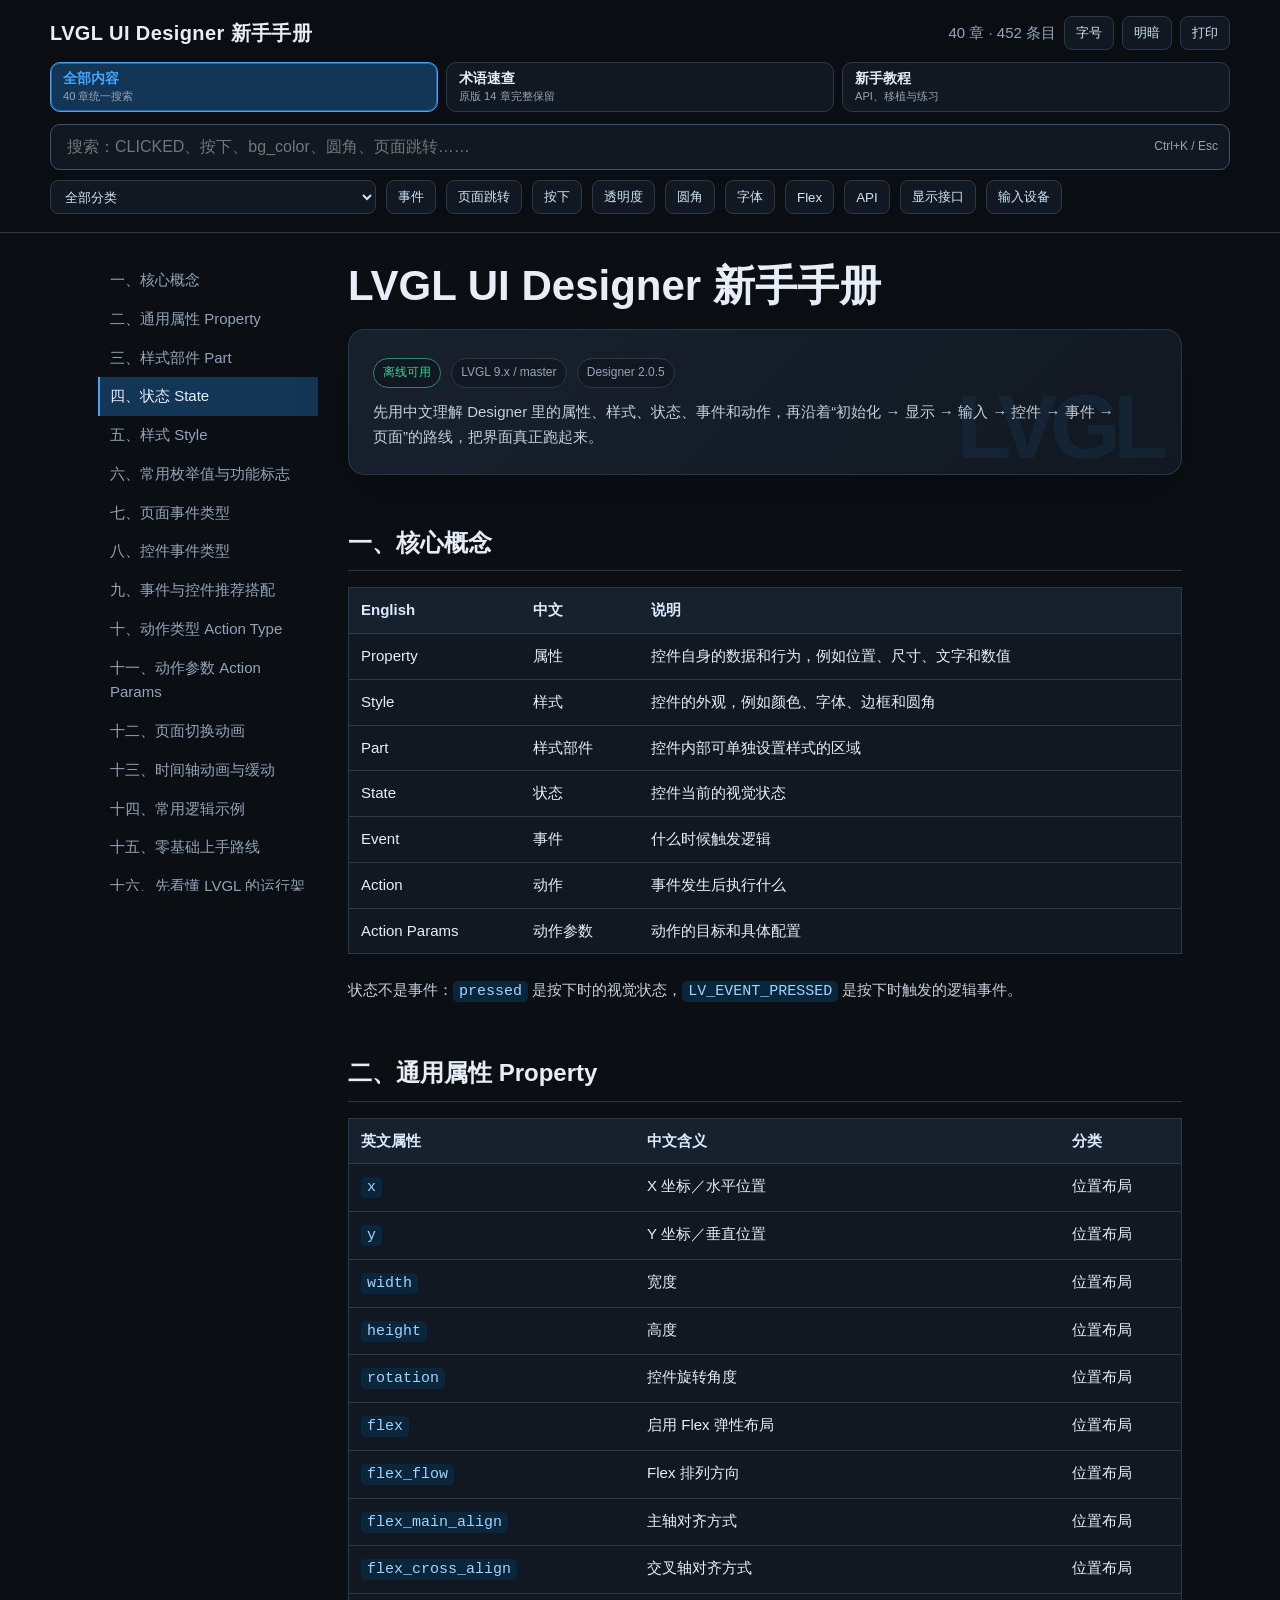
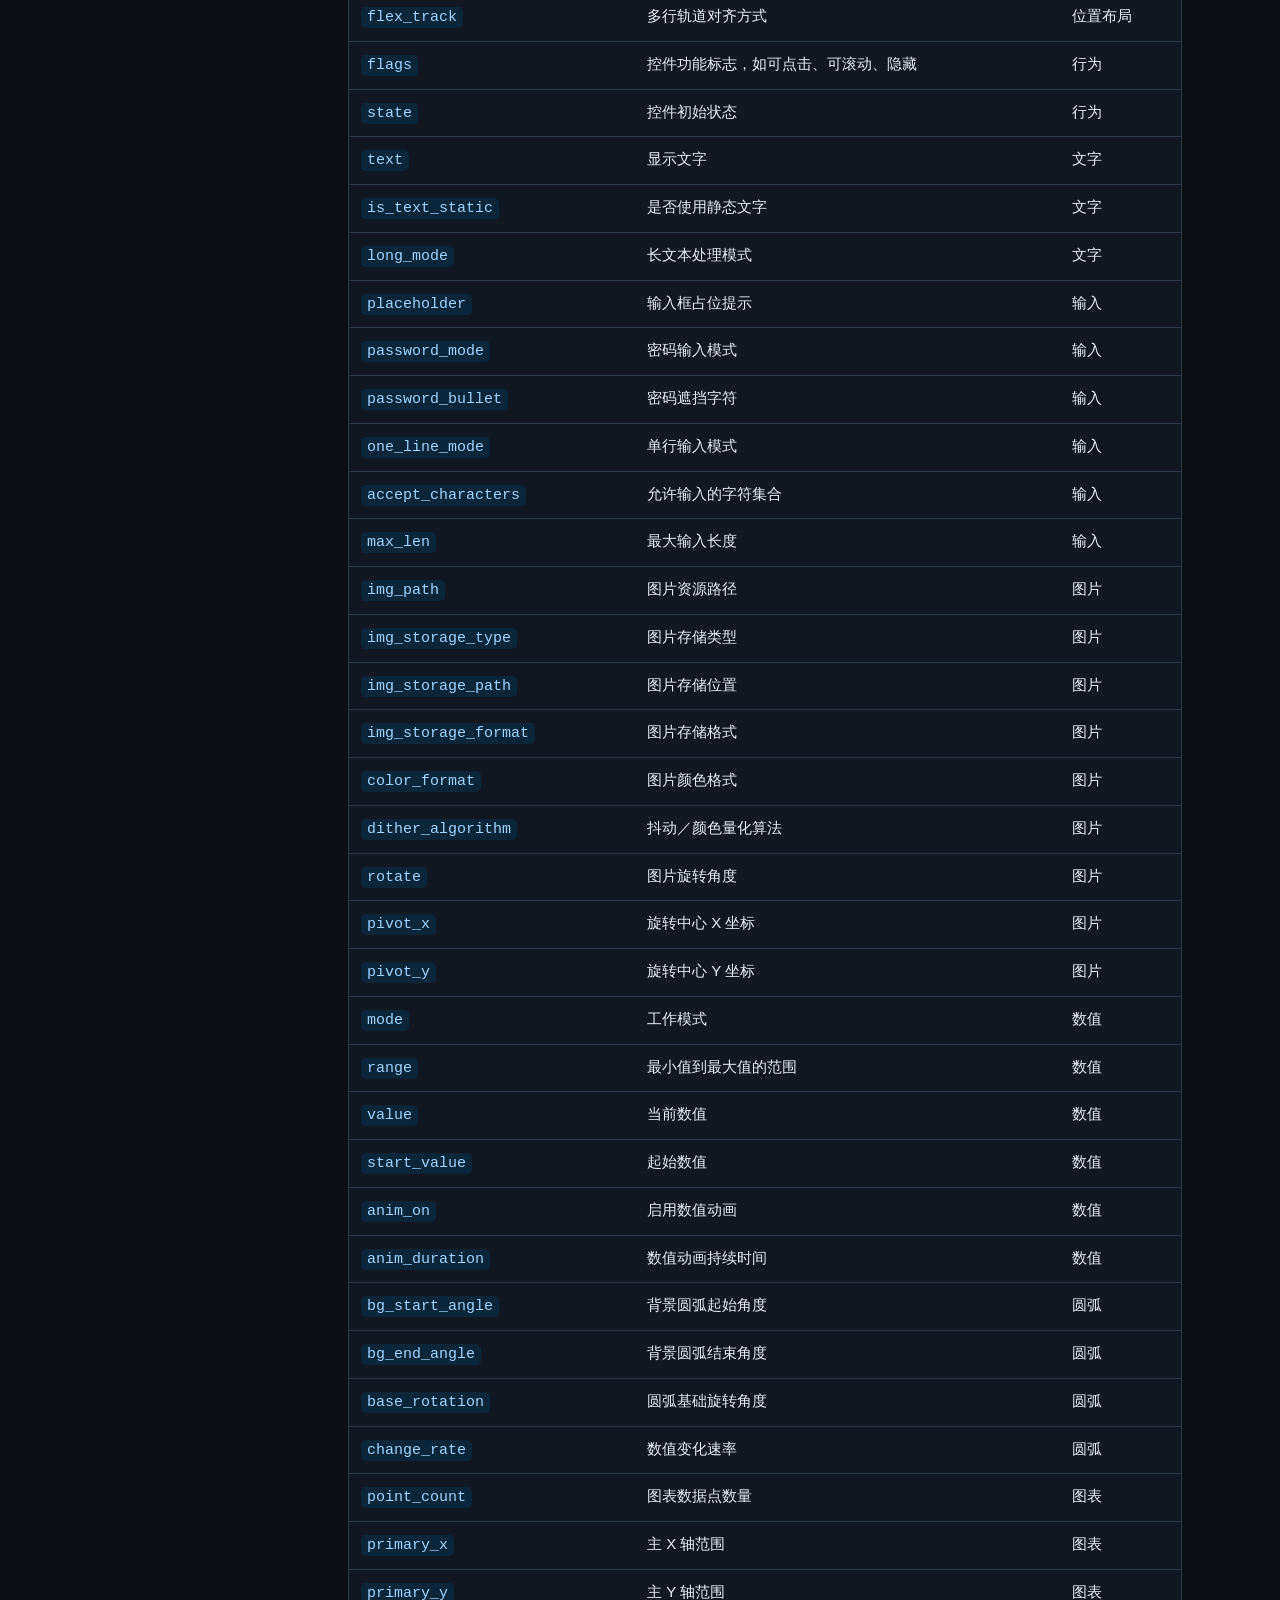
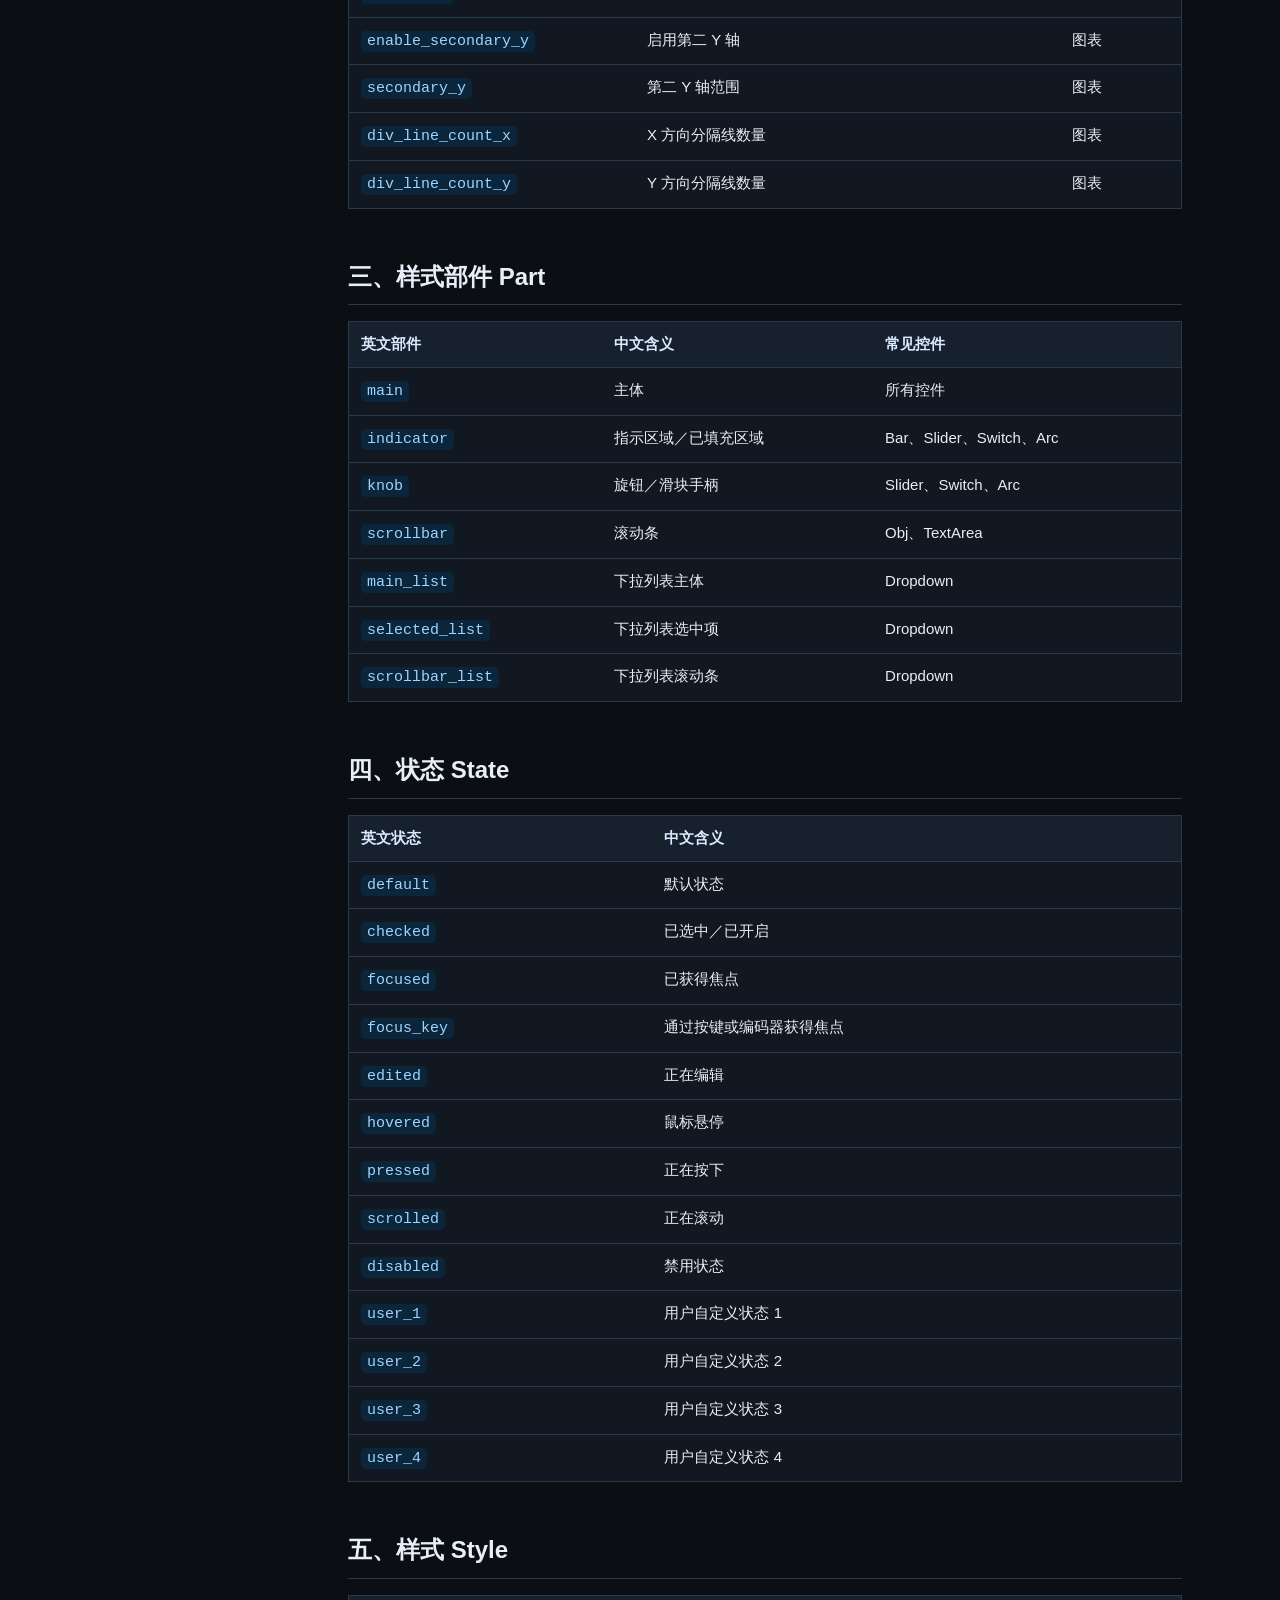
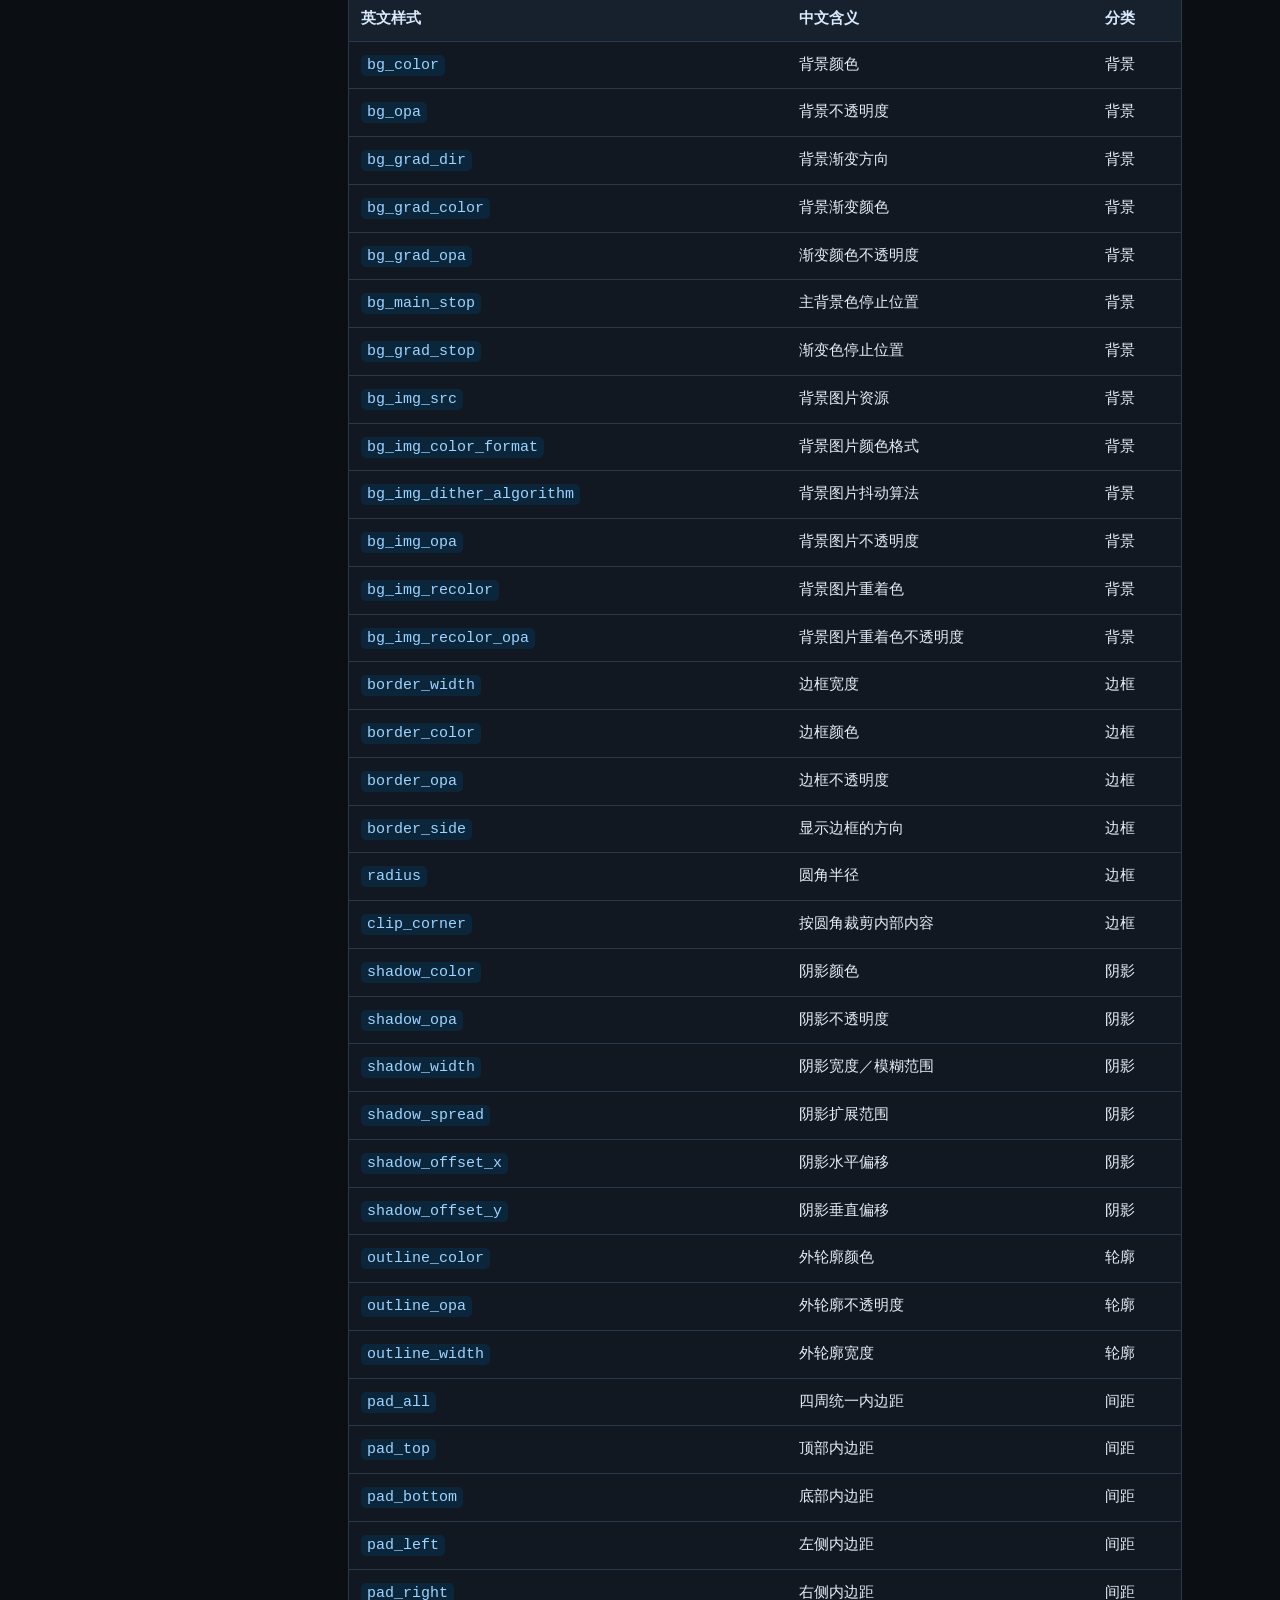
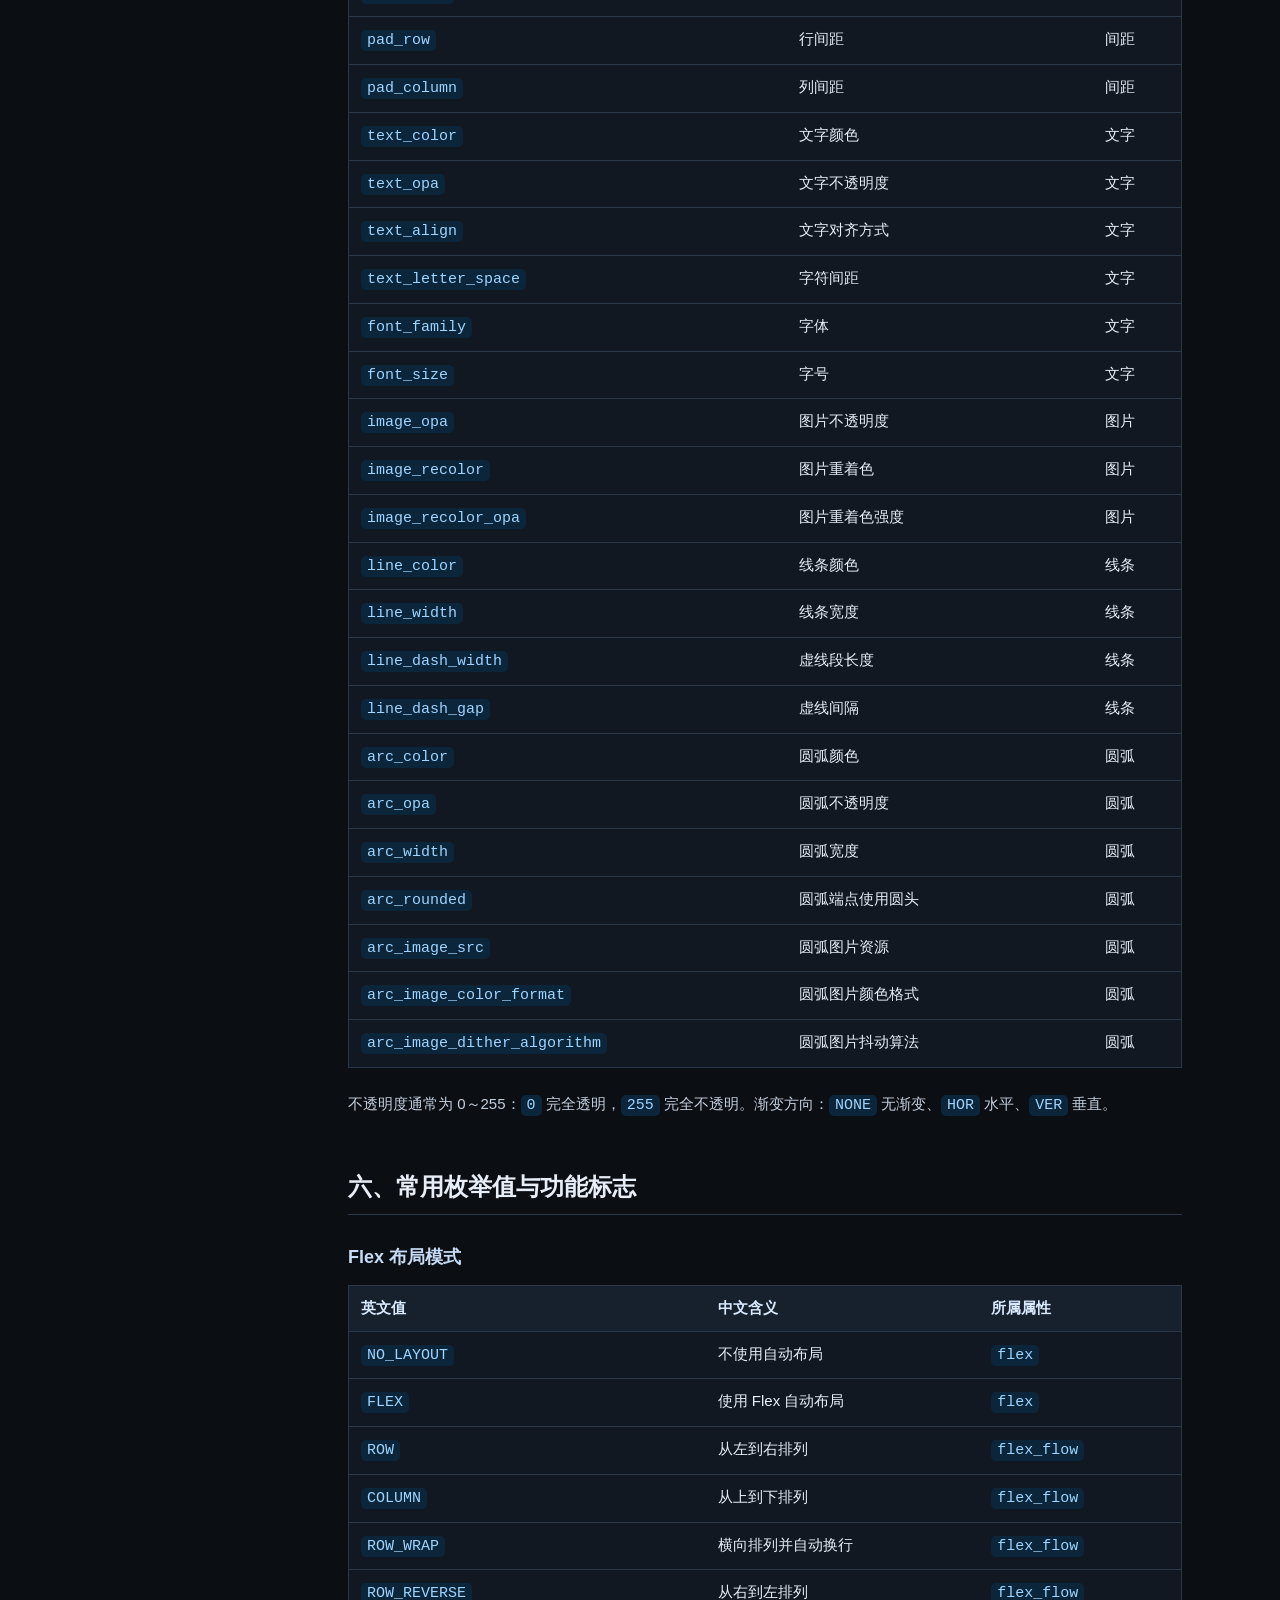
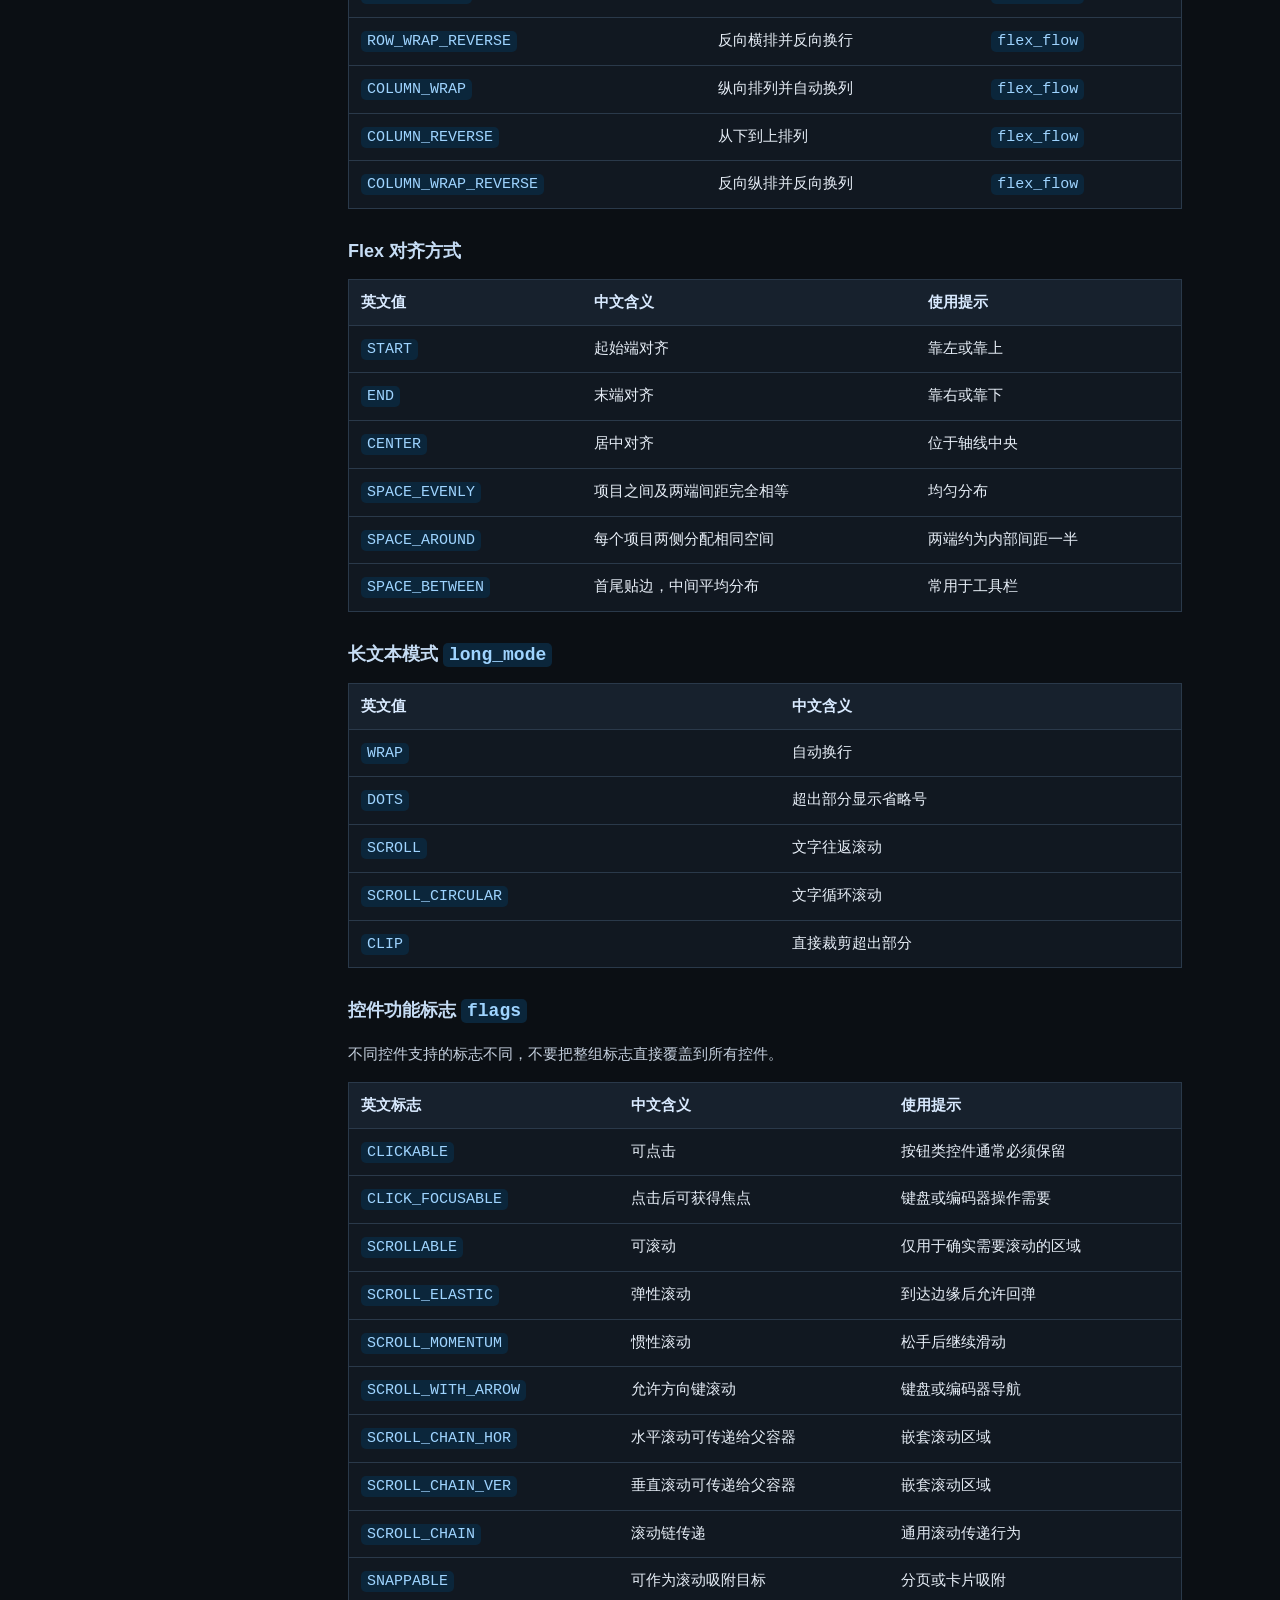
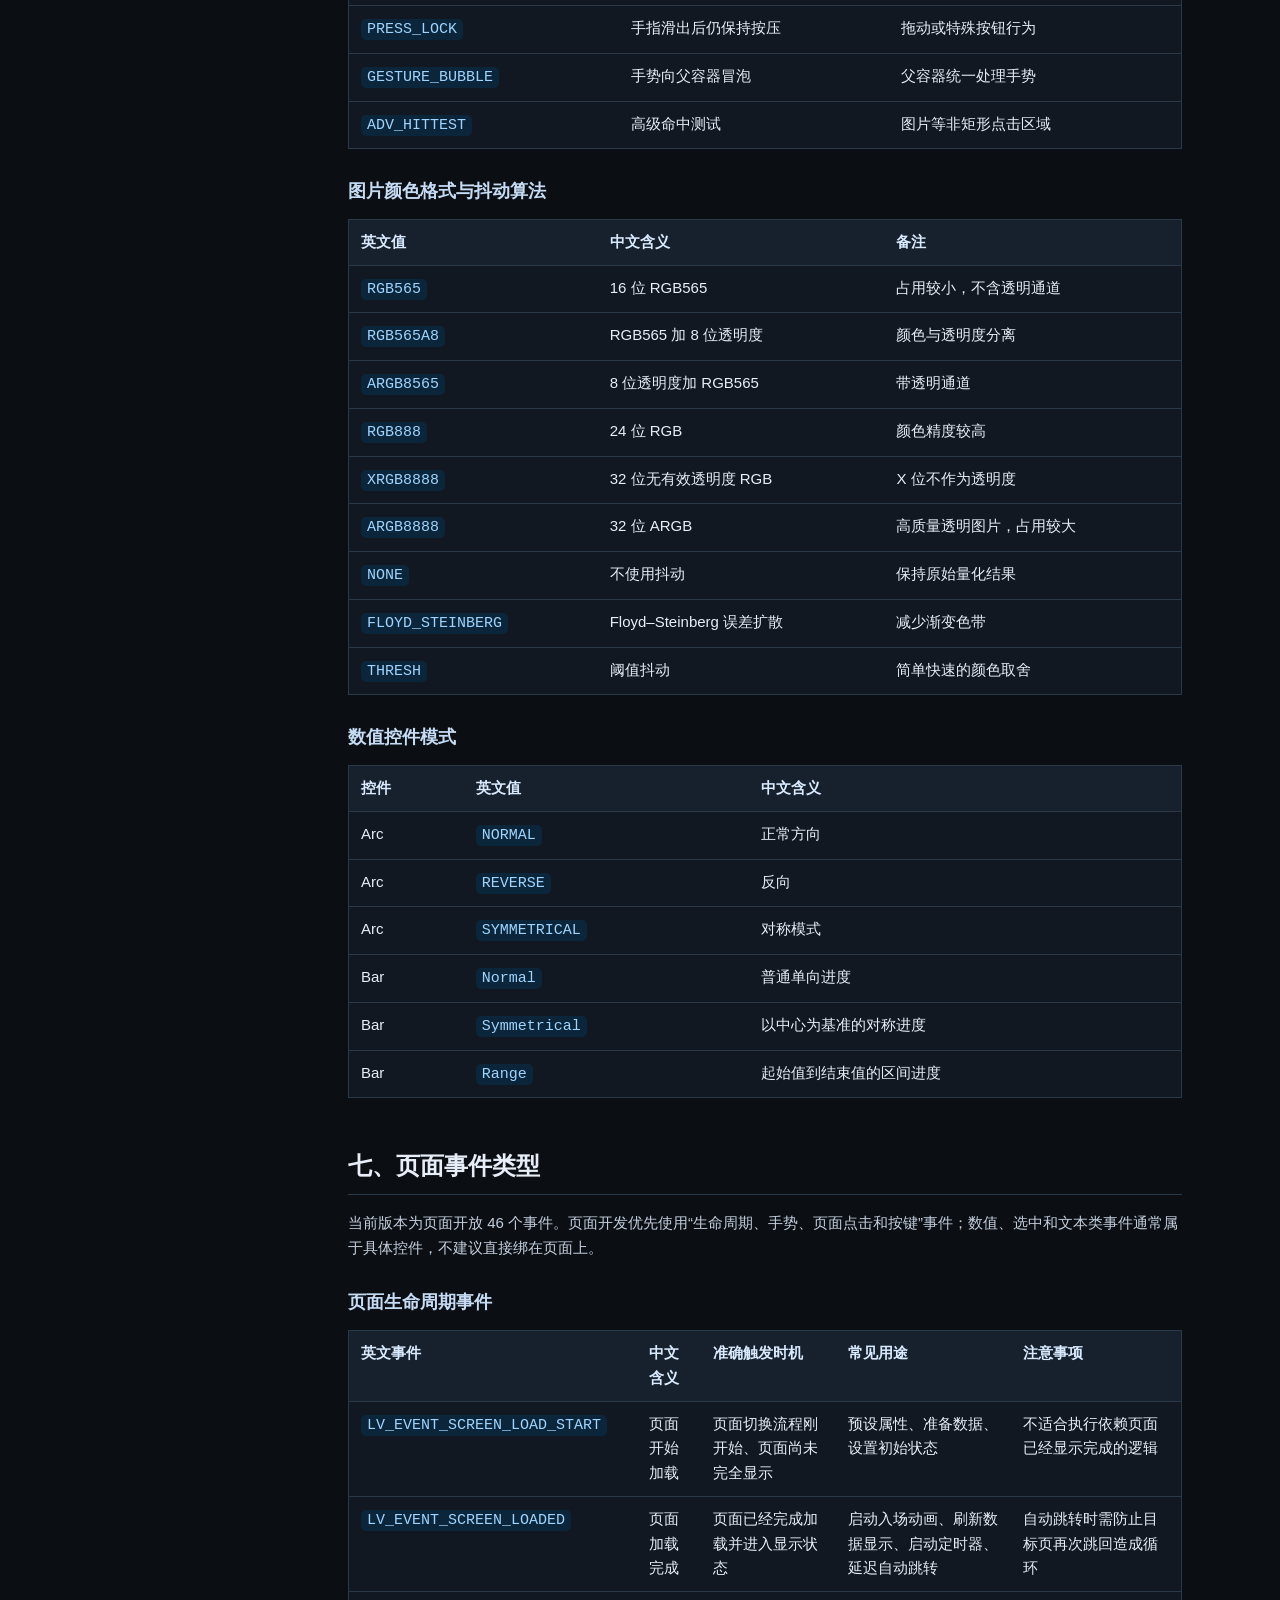
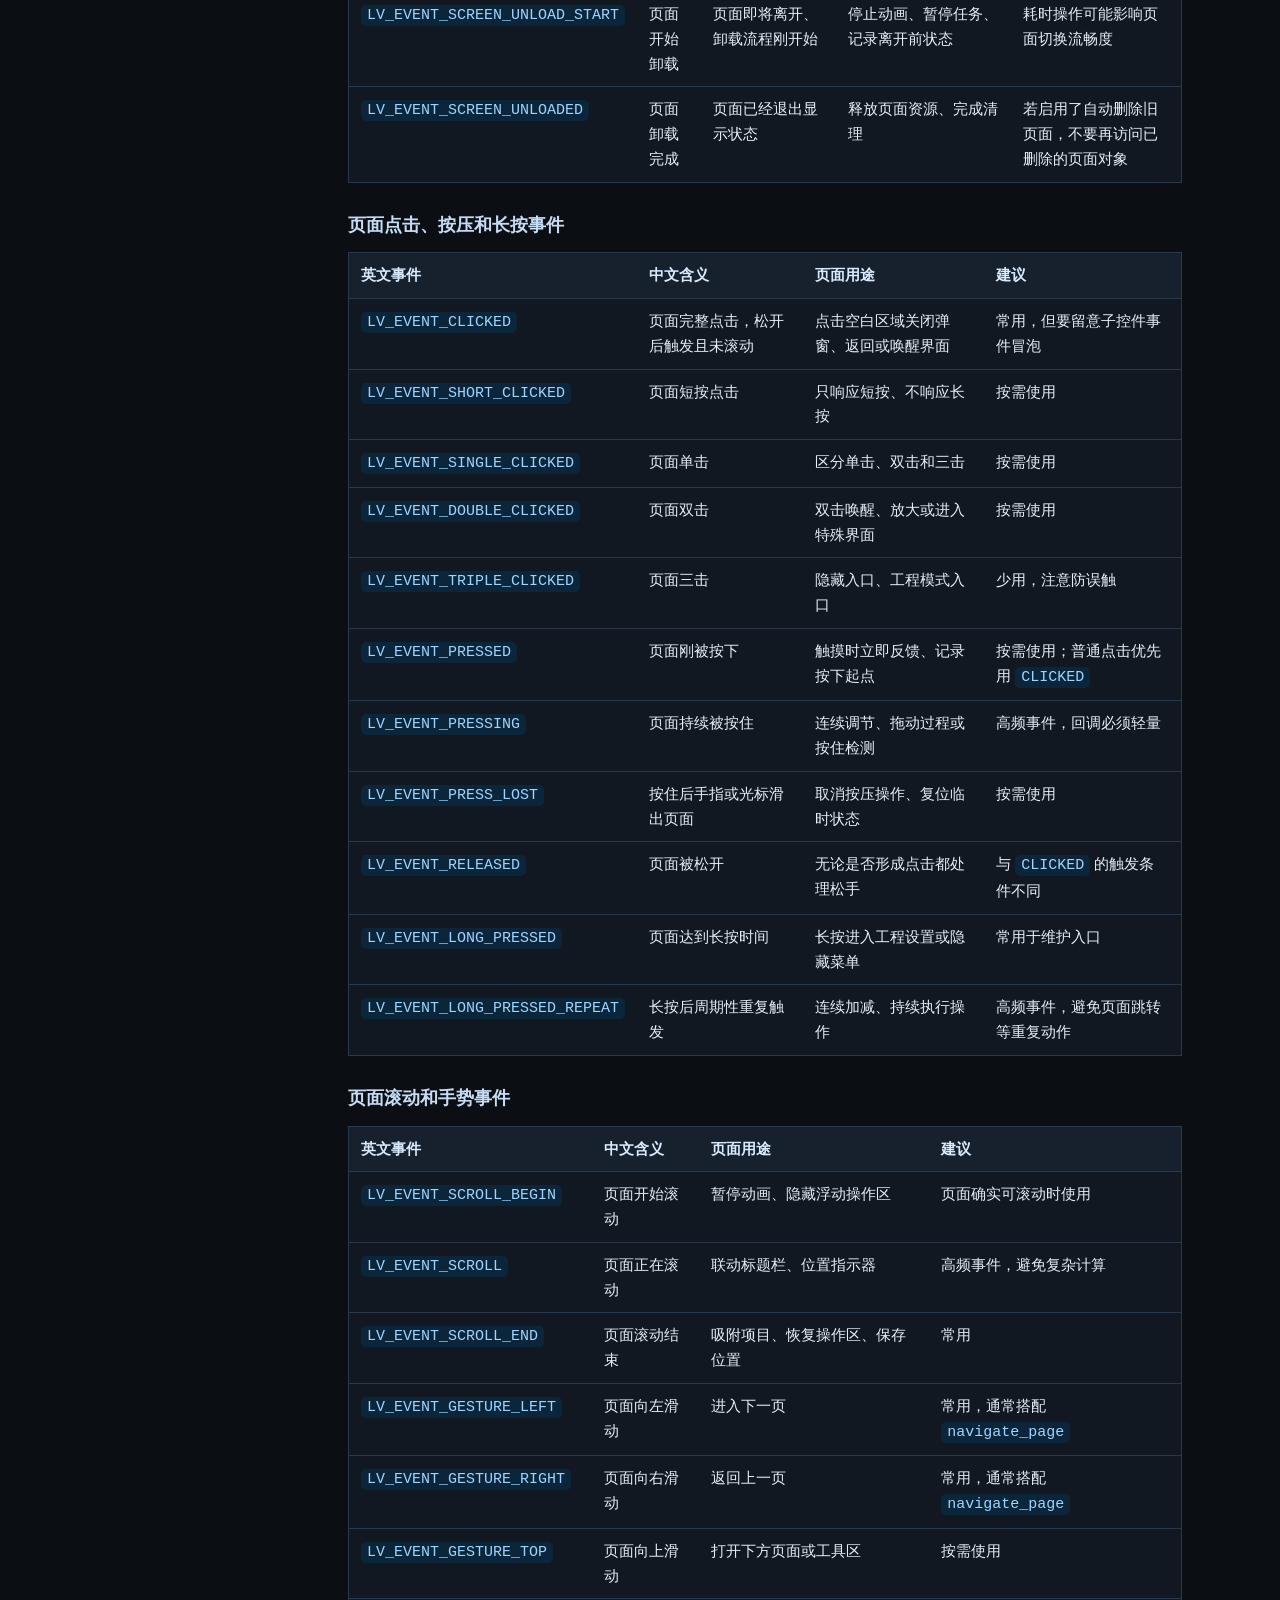
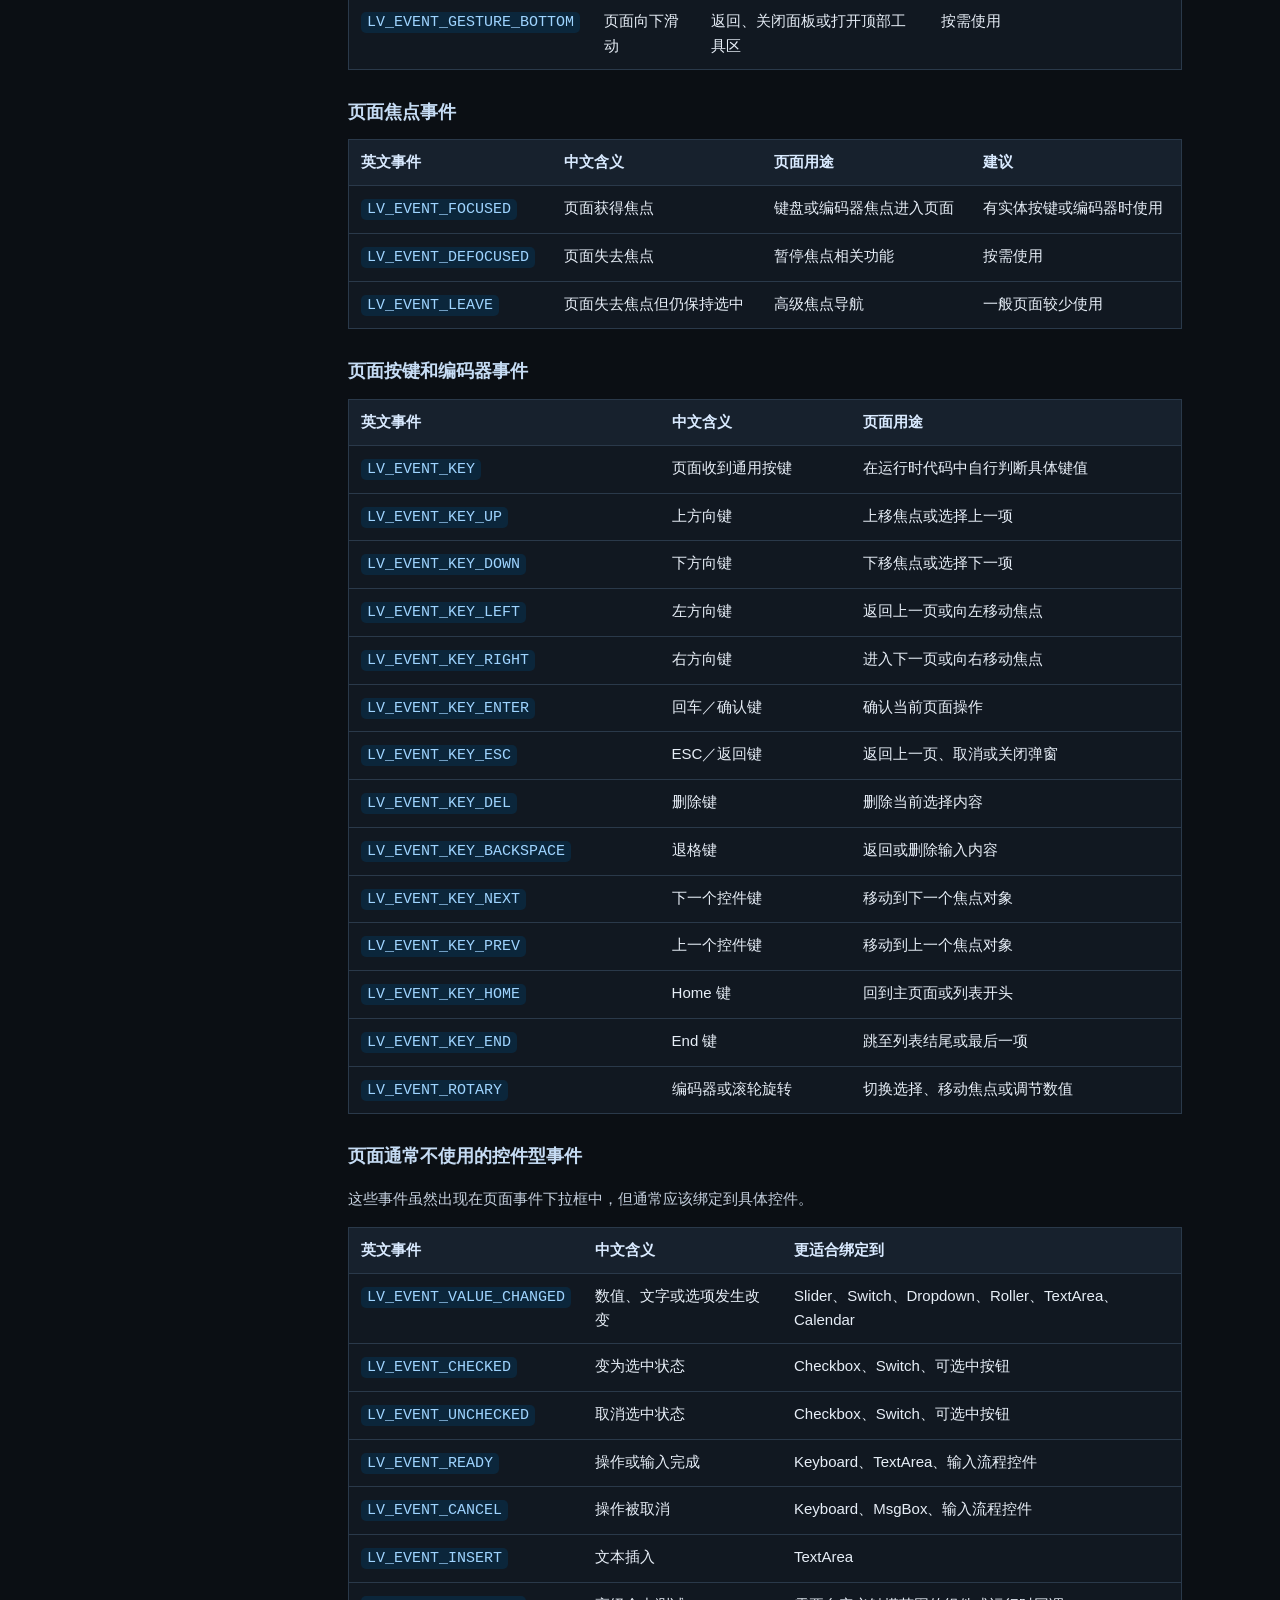
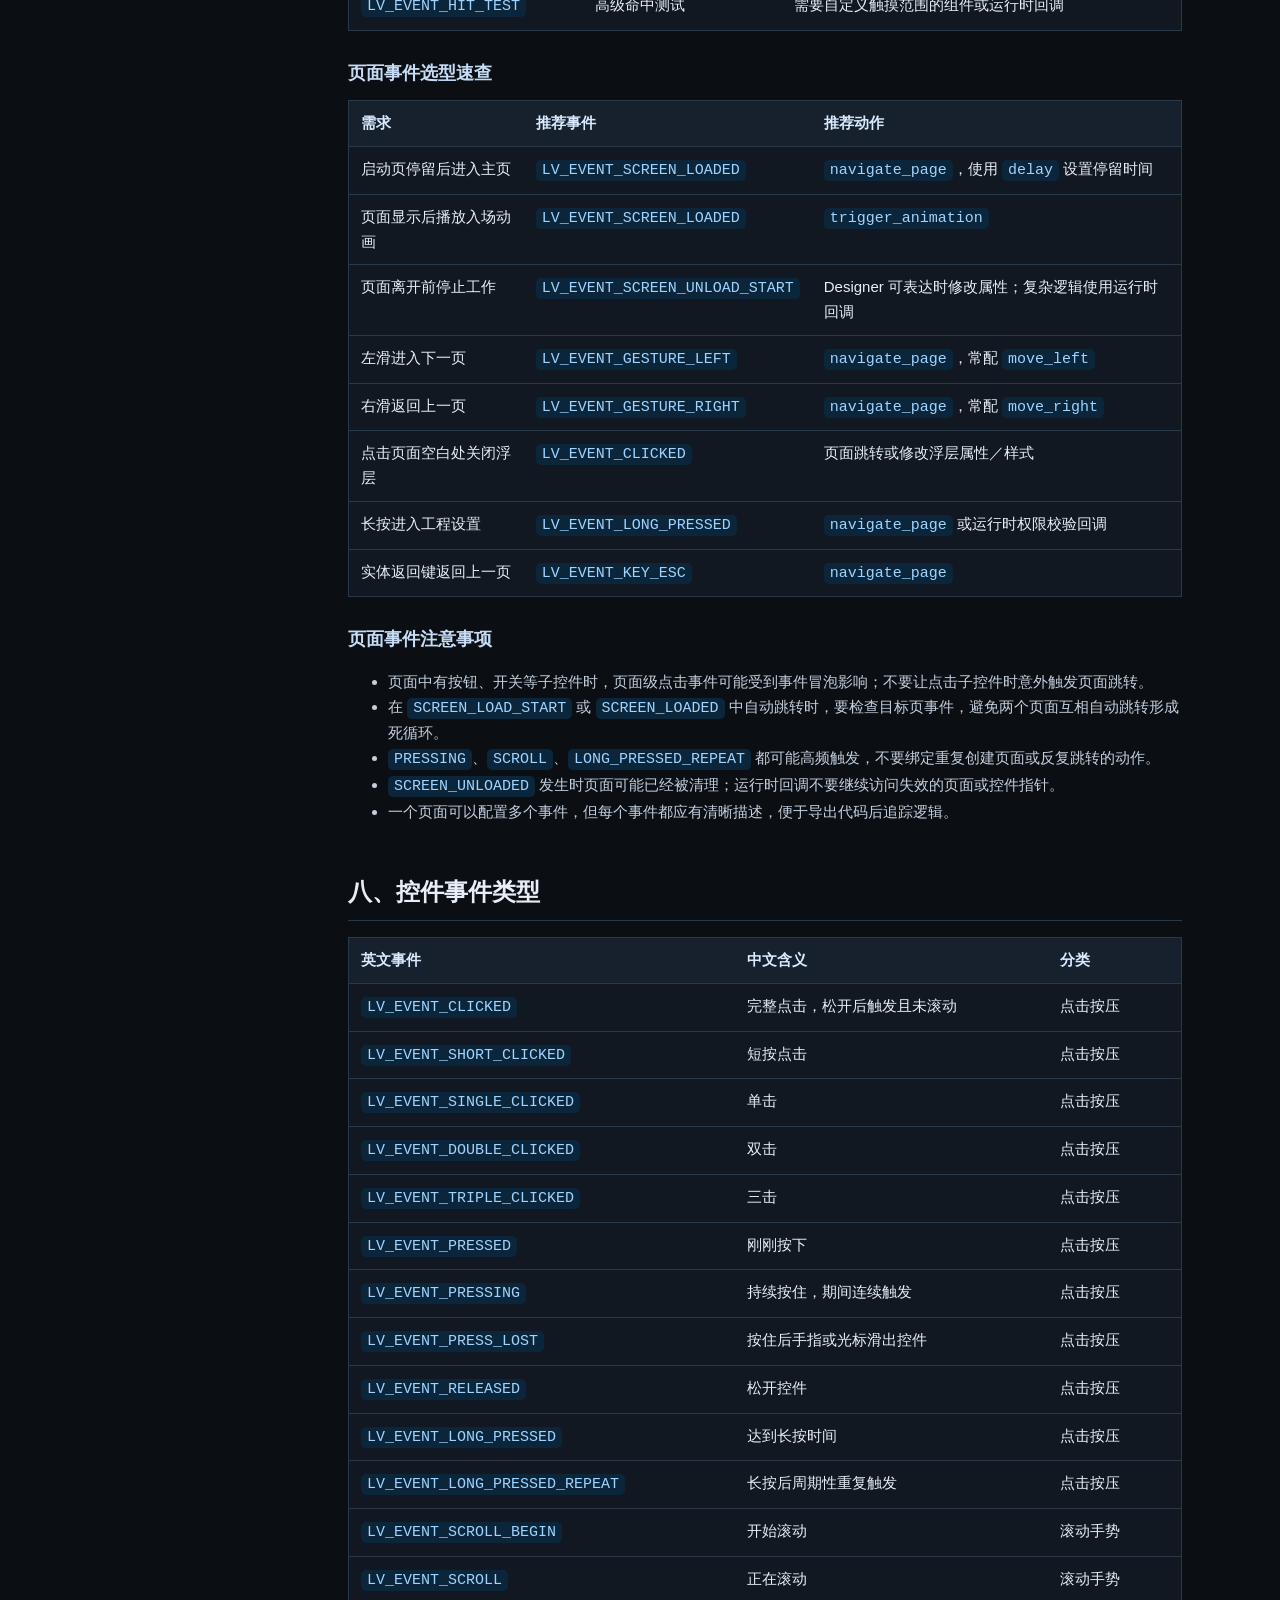
<file: 专业内容/LVGL_UI_Designer_中英术语与API新手手册_融合深化版.html>
<!doctype html>
<html lang="zh-CN">
<head>
  <meta charset="utf-8">
  <meta name="viewport" content="width=device-width, initial-scale=1">
  <title>LVGL UI Designer 中英术语与 API 新手手册 · 融合深化版</title>
  <style>
    :root {
      color-scheme: dark;
      --bg: #0b0f14;
      --panel: #111821;
      --panel-2: #17212d;
      --line: #2a394a;
      --text: #e7eef7;
      --muted: #93a4b8;
      --accent: #43a5ff;
      --accent-soft: #143656;
      --code: #9fd4ff;
      --good: #35d39a;
      --warn: #ffbf69;
      --danger: #ff7b86;
      --shadow: 0 18px 50px rgba(0,0,0,.26);
    }
    body[data-theme="light"] {
      color-scheme: light;
      --bg: #f4f7fb;
      --panel: #ffffff;
      --panel-2: #eaf2fb;
      --line: #c9d7e7;
      --text: #132235;
      --muted: #52657a;
      --accent: #0878d1;
      --accent-soft: #dceeff;
      --code: #075c9d;
      --shadow: 0 18px 50px rgba(40,72,110,.12);
    }
    * { box-sizing: border-box; }
    html { scroll-behavior: smooth; }
    body {
      margin: 0;
      background: radial-gradient(circle at 90% -10%, #173451 0, transparent 34rem), var(--bg);
      color: var(--text);
      font: 15px/1.65 "Microsoft YaHei", "Segoe UI", sans-serif;
    }
    .toolbar {
      position: sticky;
      top: 0;
      z-index: 20;
      padding: 16px clamp(16px, 4vw, 48px);
      background: rgba(11, 15, 20, .92);
      border-bottom: 1px solid var(--line);
      backdrop-filter: blur(12px);
    }
    .toolbar-inner { max-width: 1180px; margin: auto; }
    .title-row { display: flex; align-items: center; justify-content: space-between; gap: 16px; }
    .title-actions { display: flex; align-items: center; gap: 8px; }
    .brand { font-size: 20px; font-weight: 700; letter-spacing: .02em; }
    .count { color: var(--muted); white-space: nowrap; }
    .search-wrap { margin-top: 12px; position: relative; }
    .mode-row { display: grid; grid-template-columns: repeat(3, minmax(0, 1fr)); gap: 8px; margin-top: 12px; }
    .mode-btn { min-height: 42px; padding: 7px 12px; color: var(--muted); background: var(--panel); border: 1px solid var(--line); border-radius: 10px; cursor: pointer; text-align: left; }
    .mode-btn strong { display: block; color: var(--text); font-size: 14px; }
    .mode-btn small { display: block; margin-top: 1px; color: var(--muted); }
    .mode-btn:hover { border-color: var(--accent); background: var(--accent-soft); }
    .mode-btn.active { border-color: var(--accent); background: var(--accent-soft); box-shadow: inset 0 0 0 1px color-mix(in srgb, var(--accent) 45%, transparent); }
    .mode-btn.active strong { color: var(--accent); }
    #search {
      width: 100%;
      min-height: 46px;
      padding: 0 112px 0 16px;
      color: var(--text);
      background: var(--panel);
      border: 1px solid #3d5269;
      border-radius: 10px;
      outline: none;
      font-size: 16px;
    }
    #search:focus { border-color: var(--accent); box-shadow: 0 0 0 3px rgba(67,165,255,.16); }
    .shortcut { position: absolute; right: 12px; top: 50%; transform: translateY(-50%); color: var(--muted); font-size: 12px; }
    .filter-row { display: flex; align-items: center; gap: 10px; margin-top: 10px; overflow-x: auto; padding-bottom: 2px; }
    #sectionFilter, .chip, .tool-btn {
      min-height: 34px;
      color: #cfe4f8;
      background: var(--panel);
      border: 1px solid var(--line);
      border-radius: 8px;
    }
    #sectionFilter { padding: 0 34px 0 10px; }
    .chip, .tool-btn { padding: 0 11px; cursor: pointer; white-space: nowrap; }
    .chip:hover, .tool-btn:hover { color: var(--text); border-color: var(--accent); background: var(--accent-soft); }
    .layout { max-width: 1180px; margin: 0 auto; padding: 28px clamp(16px, 4vw, 48px) 80px; display: grid; grid-template-columns: 220px minmax(0, 1fr); gap: 30px; }
    nav { position: sticky; top: 250px; align-self: start; max-height: calc(100vh - 270px); overflow: auto; }
    nav a { display: block; padding: 7px 10px; color: var(--muted); text-decoration: none; border-left: 2px solid transparent; }
    nav a:hover { color: var(--text); border-left-color: var(--accent); background: var(--accent-soft); }
    main { min-width: 0; }
    h1 { margin: 0 0 6px; font-size: clamp(28px, 4vw, 42px); line-height: 1.2; }
    h2 { margin: 48px 0 16px; padding-bottom: 8px; border-bottom: 1px solid var(--line); font-size: 24px; scroll-margin-top: 250px; }
    h3 { margin: 28px 0 12px; color: #c6dcf4; font-size: 18px; }
    body[data-theme="light"] h3 { color: #254b70; }
    p, li { color: #c4cfdd; }
    blockquote { margin: 18px 0; padding: 12px 16px; border-left: 3px solid var(--accent); background: var(--accent-soft); }
    blockquote p { margin: 0; }
    table { width: 100%; border-collapse: collapse; margin: 12px 0 24px; background: var(--panel); border: 1px solid var(--line); }
    th, td { padding: 10px 12px; border-bottom: 1px solid var(--line); text-align: left; vertical-align: top; }
    th { position: sticky; top: 234px; z-index: 5; background: var(--panel-2); color: #d9eaff; }
    tbody tr:hover { background: #162332; }
    code { padding: 2px 6px; color: var(--code); background: #0b263b; border-radius: 5px; font-family: Consolas, monospace; cursor: copy; }
    code:hover { outline: 1px solid var(--accent); }
    a { color: var(--accent); }
    .progress-track { position: fixed; inset: 0 0 auto 0; z-index: 60; height: 3px; background: transparent; }
    .progress-bar { height: 100%; width: 0; background: linear-gradient(90deg, #32d6a0, var(--accent)); transition: width .08s linear; }
    .hero { position: relative; overflow: hidden; margin: 18px 0 26px; padding: 24px; border: 1px solid var(--line); border-radius: 16px; background: linear-gradient(135deg, var(--panel-2), var(--panel)); box-shadow: var(--shadow); }
    .hero::after { content: "LVGL"; position: absolute; right: 20px; bottom: -28px; color: rgba(67,165,255,.08); font-size: 90px; font-weight: 900; letter-spacing: -.08em; }
    .hero p { max-width: 760px; margin: 8px 0 0; }
    .badge { display: inline-flex; align-items: center; gap: 6px; margin: 4px 6px 4px 0; padding: 4px 9px; border: 1px solid var(--line); border-radius: 999px; color: var(--muted); background: var(--panel); font-size: 12px; }
    .badge.good { color: var(--good); border-color: color-mix(in srgb, var(--good) 50%, var(--line)); }
    .quick-grid, .api-grid { display: grid; grid-template-columns: repeat(auto-fit, minmax(220px, 1fr)); gap: 14px; margin: 16px 0 24px; }
    .card { padding: 16px; border: 1px solid var(--line); border-radius: 12px; background: var(--panel); box-shadow: 0 8px 28px rgba(0,0,0,.08); }
    .card h3, .card h4 { margin: 0 0 8px; }
    .card p { margin: 6px 0; }
    .card .num { display: inline-grid; place-items: center; width: 28px; height: 28px; margin-right: 8px; border-radius: 8px; color: white; background: var(--accent); font-weight: 800; }
    .callout { margin: 16px 0; padding: 14px 16px; border: 1px solid var(--line); border-left: 4px solid var(--accent); border-radius: 10px; background: var(--panel); }
    .callout.warn { border-left-color: var(--warn); }
    .callout.danger { border-left-color: var(--danger); }
    .callout.good { border-left-color: var(--good); }
    .callout strong { color: var(--text); }
    pre { position: relative; overflow: auto; margin: 12px 0 22px; padding: 18px; border: 1px solid var(--line); border-radius: 12px; background: #08131e; color: #d8edff; line-height: 1.55; tab-size: 4; }
    pre code { padding: 0; color: inherit; background: transparent; cursor: text; }
    pre code:hover { outline: 0; }
    body[data-theme="light"] pre { background: #142132; color: #e7f3ff; }
    .copy-code { position: absolute; top: 8px; right: 8px; min-height: 30px; padding: 0 10px; border: 1px solid #3c5872; border-radius: 7px; color: #d8edff; background: #17314a; cursor: pointer; }
    .checklist { display: grid; gap: 10px; margin: 14px 0 22px; }
    .check-item { display: flex; gap: 10px; align-items: flex-start; padding: 12px 14px; border: 1px solid var(--line); border-radius: 10px; background: var(--panel); }
    .check-item input { width: 18px; height: 18px; margin-top: 3px; accent-color: var(--accent); }
    .check-item.done span { color: var(--muted); text-decoration: line-through; }
    .stats-grid { display: grid; grid-template-columns: repeat(auto-fit, minmax(150px, 1fr)); gap: 10px; margin: 14px 0 22px; }
    .stat { padding: 14px; border: 1px solid var(--line); border-radius: 11px; background: var(--panel); }
    .stat strong { display: block; color: var(--accent); font-size: 24px; line-height: 1.2; }
    .stat span { color: var(--muted); font-size: 13px; }
    .recipe-tabs { display: flex; flex-wrap: wrap; gap: 8px; margin: 12px 0; }
    .recipe-tab { min-height: 36px; padding: 0 12px; color: var(--muted); background: var(--panel); border: 1px solid var(--line); border-radius: 8px; cursor: pointer; }
    .recipe-tab.active { color: var(--accent); border-color: var(--accent); background: var(--accent-soft); }
    .recipe-panel { display: none; }
    .recipe-panel.active { display: block; }
    .quiz { margin: 14px 0; padding: 16px; border: 1px solid var(--line); border-radius: 12px; background: var(--panel); }
    .quiz h3 { margin-top: 0; }
    .quiz-options { display: grid; gap: 8px; }
    .quiz-option { padding: 10px 12px; color: var(--text); text-align: left; border: 1px solid var(--line); border-radius: 8px; background: var(--panel-2); cursor: pointer; }
    .quiz-option:hover { border-color: var(--accent); }
    .quiz-option.correct { border-color: var(--good); background: color-mix(in srgb, var(--good) 16%, var(--panel)); }
    .quiz-option.wrong { border-color: var(--danger); background: color-mix(in srgb, var(--danger) 13%, var(--panel)); }
    .quiz-result { display: none; margin-top: 10px; color: var(--muted); }
    .quiz-result.show { display: block; }
    .notes-area { width: 100%; min-height: 180px; padding: 14px; resize: vertical; color: var(--text); background: var(--panel); border: 1px solid var(--line); border-radius: 10px; font: inherit; line-height: 1.6; }
    .notes-area:focus { outline: 2px solid color-mix(in srgb, var(--accent) 45%, transparent); border-color: var(--accent); }
    .notes-actions { display: flex; flex-wrap: wrap; gap: 8px; margin: 10px 0 20px; }
    .action-btn { min-height: 36px; padding: 0 12px; color: var(--text); background: var(--panel); border: 1px solid var(--line); border-radius: 8px; cursor: pointer; }
    .action-btn:hover { border-color: var(--accent); background: var(--accent-soft); }
    .state-diagram { display: grid; grid-template-columns: repeat(3, minmax(0, 1fr)); gap: 10px; margin: 14px 0 22px; }
    .state-node { padding: 14px; border: 1px solid var(--line); border-radius: 10px; background: var(--panel); text-align: center; }
    .state-node.primary { grid-column: 1 / -1; border-color: var(--accent); background: var(--accent-soft); }
    .kbd { display: inline-block; min-width: 24px; padding: 1px 6px; color: var(--text); text-align: center; border: 1px solid var(--line); border-bottom-width: 3px; border-radius: 5px; background: var(--panel-2); font: 12px/1.5 Consolas, monospace; }
    .kbd { display: inline-block; min-width: 26px; padding: 1px 6px; color: var(--text); text-align: center; border: 1px solid var(--line); border-bottom-width: 3px; border-radius: 5px; background: var(--panel-2); font: 12px/1.6 Consolas, monospace; }
    .flow { display: flex; flex-wrap: wrap; align-items: center; gap: 8px; margin: 16px 0; }
    .flow span { padding: 7px 10px; border: 1px solid var(--line); border-radius: 8px; background: var(--panel); }
    .flow b { color: var(--accent); }
    .back-top { position: fixed; right: 22px; bottom: 22px; z-index: 40; width: 44px; height: 44px; border: 1px solid var(--line); border-radius: 50%; color: var(--text); background: var(--panel); box-shadow: var(--shadow); cursor: pointer; opacity: 0; transform: translateY(10px); pointer-events: none; transition: .2s; }
    .back-top.show { opacity: 1; transform: translateY(0); pointer-events: auto; }
    .nav-active { color: var(--text) !important; border-left-color: var(--accent) !important; background: var(--accent-soft); }
    .empty { display: none; padding: 42px 20px; text-align: center; color: var(--muted); border: 1px dashed var(--line); border-radius: 12px; }
    .hidden { display: none !important; }
    .toast { position: fixed; right: 24px; bottom: 24px; z-index: 50; padding: 10px 14px; color: white; background: #176aa8; border: 1px solid #54b6ff; border-radius: 9px; box-shadow: 0 12px 30px rgba(0,0,0,.35); opacity: 0; transform: translateY(10px); pointer-events: none; transition: .18s ease; }
    .toast.show { opacity: 1; transform: translateY(0); }
    footer { margin-top: 52px; padding-top: 18px; color: var(--muted); border-top: 1px solid var(--line); }
    @media (max-width: 800px) {
      body { overflow-x: hidden; }
      .toolbar { padding: 12px 16px; }
      .toolbar-inner, .title-row, .filter-row { min-width: 0; max-width: 100%; }
      .mode-row { grid-template-columns: repeat(3, minmax(0, 1fr)); }
      .mode-btn { min-height: 38px; padding: 6px; text-align: center; }
      .mode-btn small { display: none; }
      .title-row { flex-wrap: wrap; }
      .title-actions { display: grid; grid-template-columns: minmax(0, 1fr) repeat(3, auto); width: 100%; min-width: 0; gap: 6px; }
      .brand { font-size: 18px; }
      .count { margin: 0; align-self: center; }
      .tool-btn { padding: 0 8px; }
      .shortcut { display: none; }
      #search { padding-right: 16px; }
      .layout { width: 100%; grid-template-columns: minmax(0, 1fr); padding-left: 20px; padding-right: 20px; }
      nav { position: static; display: flex; gap: 4px; overflow-x: auto; padding-bottom: 8px; }
      nav a { white-space: nowrap; border-left: 0; border-bottom: 2px solid transparent; }
      main { width: calc(100vw - 40px); max-width: 100%; min-width: 0; }
      h1 { font-size: clamp(27px, 8vw, 34px); overflow-wrap: anywhere; }
      .hero { padding: 18px; }
      th { position: static; }
      table, pre, .hero, .card { max-width: 100%; min-width: 0; }
      table { display: block; overflow-x: auto; }
      .state-diagram { grid-template-columns: 1fr; }
      .state-node.primary { grid-column: auto; }
    }
    @media print {
      .toolbar, nav, .back-top, .progress-track, .copy-code { display: none; }
      .layout { display: block; max-width: none; padding: 0; }
      body { background: white; color: black; }
      p, li { color: #222; }
      table { background: white; }
      th { position: static; background: #eee; color: black; }
      code { color: black; background: #eee; }
    }
  </style>
</head>
<body>
  <div class="progress-track" aria-hidden="true"><div class="progress-bar" id="progressBar"></div></div>
  <header class="toolbar">
    <div class="toolbar-inner">
      <div class="title-row">
        <div class="brand">LVGL UI Designer 新手手册</div>
        <div class="title-actions">
          <div class="count" id="count">准备完成</div>
          <button class="tool-btn" id="fontBtn" type="button" title="切换字号">字号</button>
          <button class="tool-btn" id="themeBtn" type="button" title="切换深浅主题">明暗</button>
          <button class="tool-btn" id="printBtn" type="button" title="打印或另存 PDF">打印</button>
        </div>
      </div>
      <div class="mode-row" role="group" aria-label="阅读模式">
        <button class="mode-btn active" type="button" data-mode="all"><strong>全部内容</strong><small>40 章统一搜索</small></button>
        <button class="mode-btn" type="button" data-mode="glossary"><strong>术语速查</strong><small>原版 14 章完整保留</small></button>
        <button class="mode-btn" type="button" data-mode="tutorial"><strong>新手教程</strong><small>API、移植与练习</small></button>
      </div>
      <div class="search-wrap">
        <input id="search" type="search" autocomplete="off" placeholder="搜索：CLICKED、按下、bg_color、圆角、页面跳转……" aria-label="搜索术语">
        <span class="shortcut">Ctrl+K / Esc</span>
      </div>
      <div class="filter-row">
        <select id="sectionFilter" aria-label="按章节筛选"><option value="">全部分类</option></select>
        <button class="chip" type="button" data-query="事件">事件</button>
        <button class="chip" type="button" data-query="页面跳转">页面跳转</button>
        <button class="chip" type="button" data-query="按下">按下</button>
        <button class="chip" type="button" data-query="透明度">透明度</button>
        <button class="chip" type="button" data-query="圆角">圆角</button>
        <button class="chip" type="button" data-query="字体">字体</button>
        <button class="chip" type="button" data-query="Flex">Flex</button>
        <button class="chip" type="button" data-query="API">API</button>
        <button class="chip" type="button" data-query="显示接口">显示接口</button>
        <button class="chip" type="button" data-query="输入设备">输入设备</button>
      </div>
    </div>
  </header>

  <div class="layout">
    <nav id="nav" aria-label="章节导航"></nav>
    <main id="content">
      <h1 id="lvgl-ui-designer">LVGL UI Designer 新手手册</h1>
      <div class="hero">
        <span class="badge good">离线可用</span>
        <span class="badge">LVGL 9.x / master</span>
        <span class="badge">Designer 2.0.5</span>
        <p>先用中文理解 Designer 里的属性、样式、状态、事件和动作，再沿着“初始化 → 显示 → 输入 → 控件 → 事件 → 页面”的路线，把界面真正跑起来。</p>
      </div>
<h2 id="section">一、核心概念</h2>
<table>
<thead>
<tr>
<th>English</th>
<th>中文</th>
<th>说明</th>
</tr>
</thead>
<tbody>
<tr>
<td>Property</td>
<td>属性</td>
<td>控件自身的数据和行为，例如位置、尺寸、文字和数值</td>
</tr>
<tr>
<td>Style</td>
<td>样式</td>
<td>控件的外观，例如颜色、字体、边框和圆角</td>
</tr>
<tr>
<td>Part</td>
<td>样式部件</td>
<td>控件内部可单独设置样式的区域</td>
</tr>
<tr>
<td>State</td>
<td>状态</td>
<td>控件当前的视觉状态</td>
</tr>
<tr>
<td>Event</td>
<td>事件</td>
<td>什么时候触发逻辑</td>
</tr>
<tr>
<td>Action</td>
<td>动作</td>
<td>事件发生后执行什么</td>
</tr>
<tr>
<td>Action Params</td>
<td>动作参数</td>
<td>动作的目标和具体配置</td>
</tr>
</tbody>
</table>
<p>状态不是事件：<code>pressed</code> 是按下时的视觉状态，<code>LV_EVENT_PRESSED</code> 是按下时触发的逻辑事件。</p>
<h2 id="property">二、通用属性 Property</h2>
<table>
<thead>
<tr>
<th>英文属性</th>
<th>中文含义</th>
<th>分类</th>
</tr>
</thead>
<tbody>
<tr>
<td><code>x</code></td>
<td>X 坐标／水平位置</td>
<td>位置布局</td>
</tr>
<tr>
<td><code>y</code></td>
<td>Y 坐标／垂直位置</td>
<td>位置布局</td>
</tr>
<tr>
<td><code>width</code></td>
<td>宽度</td>
<td>位置布局</td>
</tr>
<tr>
<td><code>height</code></td>
<td>高度</td>
<td>位置布局</td>
</tr>
<tr>
<td><code>rotation</code></td>
<td>控件旋转角度</td>
<td>位置布局</td>
</tr>
<tr>
<td><code>flex</code></td>
<td>启用 Flex 弹性布局</td>
<td>位置布局</td>
</tr>
<tr>
<td><code>flex_flow</code></td>
<td>Flex 排列方向</td>
<td>位置布局</td>
</tr>
<tr>
<td><code>flex_main_align</code></td>
<td>主轴对齐方式</td>
<td>位置布局</td>
</tr>
<tr>
<td><code>flex_cross_align</code></td>
<td>交叉轴对齐方式</td>
<td>位置布局</td>
</tr>
<tr>
<td><code>flex_track</code></td>
<td>多行轨道对齐方式</td>
<td>位置布局</td>
</tr>
<tr>
<td><code>flags</code></td>
<td>控件功能标志，如可点击、可滚动、隐藏</td>
<td>行为</td>
</tr>
<tr>
<td><code>state</code></td>
<td>控件初始状态</td>
<td>行为</td>
</tr>
<tr>
<td><code>text</code></td>
<td>显示文字</td>
<td>文字</td>
</tr>
<tr>
<td><code>is_text_static</code></td>
<td>是否使用静态文字</td>
<td>文字</td>
</tr>
<tr>
<td><code>long_mode</code></td>
<td>长文本处理模式</td>
<td>文字</td>
</tr>
<tr>
<td><code>placeholder</code></td>
<td>输入框占位提示</td>
<td>输入</td>
</tr>
<tr>
<td><code>password_mode</code></td>
<td>密码输入模式</td>
<td>输入</td>
</tr>
<tr>
<td><code>password_bullet</code></td>
<td>密码遮挡字符</td>
<td>输入</td>
</tr>
<tr>
<td><code>one_line_mode</code></td>
<td>单行输入模式</td>
<td>输入</td>
</tr>
<tr>
<td><code>accept_characters</code></td>
<td>允许输入的字符集合</td>
<td>输入</td>
</tr>
<tr>
<td><code>max_len</code></td>
<td>最大输入长度</td>
<td>输入</td>
</tr>
<tr>
<td><code>img_path</code></td>
<td>图片资源路径</td>
<td>图片</td>
</tr>
<tr>
<td><code>img_storage_type</code></td>
<td>图片存储类型</td>
<td>图片</td>
</tr>
<tr>
<td><code>img_storage_path</code></td>
<td>图片存储位置</td>
<td>图片</td>
</tr>
<tr>
<td><code>img_storage_format</code></td>
<td>图片存储格式</td>
<td>图片</td>
</tr>
<tr>
<td><code>color_format</code></td>
<td>图片颜色格式</td>
<td>图片</td>
</tr>
<tr>
<td><code>dither_algorithm</code></td>
<td>抖动／颜色量化算法</td>
<td>图片</td>
</tr>
<tr>
<td><code>rotate</code></td>
<td>图片旋转角度</td>
<td>图片</td>
</tr>
<tr>
<td><code>pivot_x</code></td>
<td>旋转中心 X 坐标</td>
<td>图片</td>
</tr>
<tr>
<td><code>pivot_y</code></td>
<td>旋转中心 Y 坐标</td>
<td>图片</td>
</tr>
<tr>
<td><code>mode</code></td>
<td>工作模式</td>
<td>数值</td>
</tr>
<tr>
<td><code>range</code></td>
<td>最小值到最大值的范围</td>
<td>数值</td>
</tr>
<tr>
<td><code>value</code></td>
<td>当前数值</td>
<td>数值</td>
</tr>
<tr>
<td><code>start_value</code></td>
<td>起始数值</td>
<td>数值</td>
</tr>
<tr>
<td><code>anim_on</code></td>
<td>启用数值动画</td>
<td>数值</td>
</tr>
<tr>
<td><code>anim_duration</code></td>
<td>数值动画持续时间</td>
<td>数值</td>
</tr>
<tr>
<td><code>bg_start_angle</code></td>
<td>背景圆弧起始角度</td>
<td>圆弧</td>
</tr>
<tr>
<td><code>bg_end_angle</code></td>
<td>背景圆弧结束角度</td>
<td>圆弧</td>
</tr>
<tr>
<td><code>base_rotation</code></td>
<td>圆弧基础旋转角度</td>
<td>圆弧</td>
</tr>
<tr>
<td><code>change_rate</code></td>
<td>数值变化速率</td>
<td>圆弧</td>
</tr>
<tr>
<td><code>point_count</code></td>
<td>图表数据点数量</td>
<td>图表</td>
</tr>
<tr>
<td><code>primary_x</code></td>
<td>主 X 轴范围</td>
<td>图表</td>
</tr>
<tr>
<td><code>primary_y</code></td>
<td>主 Y 轴范围</td>
<td>图表</td>
</tr>
<tr>
<td><code>enable_secondary_y</code></td>
<td>启用第二 Y 轴</td>
<td>图表</td>
</tr>
<tr>
<td><code>secondary_y</code></td>
<td>第二 Y 轴范围</td>
<td>图表</td>
</tr>
<tr>
<td><code>div_line_count_x</code></td>
<td>X 方向分隔线数量</td>
<td>图表</td>
</tr>
<tr>
<td><code>div_line_count_y</code></td>
<td>Y 方向分隔线数量</td>
<td>图表</td>
</tr>
</tbody>
</table>
<h2 id="part">三、样式部件 Part</h2>
<table>
<thead>
<tr>
<th>英文部件</th>
<th>中文含义</th>
<th>常见控件</th>
</tr>
</thead>
<tbody>
<tr>
<td><code>main</code></td>
<td>主体</td>
<td>所有控件</td>
</tr>
<tr>
<td><code>indicator</code></td>
<td>指示区域／已填充区域</td>
<td>Bar、Slider、Switch、Arc</td>
</tr>
<tr>
<td><code>knob</code></td>
<td>旋钮／滑块手柄</td>
<td>Slider、Switch、Arc</td>
</tr>
<tr>
<td><code>scrollbar</code></td>
<td>滚动条</td>
<td>Obj、TextArea</td>
</tr>
<tr>
<td><code>main_list</code></td>
<td>下拉列表主体</td>
<td>Dropdown</td>
</tr>
<tr>
<td><code>selected_list</code></td>
<td>下拉列表选中项</td>
<td>Dropdown</td>
</tr>
<tr>
<td><code>scrollbar_list</code></td>
<td>下拉列表滚动条</td>
<td>Dropdown</td>
</tr>
</tbody>
</table>
<h2 id="state">四、状态 State</h2>
<table>
<thead>
<tr>
<th>英文状态</th>
<th>中文含义</th>
</tr>
</thead>
<tbody>
<tr>
<td><code>default</code></td>
<td>默认状态</td>
</tr>
<tr>
<td><code>checked</code></td>
<td>已选中／已开启</td>
</tr>
<tr>
<td><code>focused</code></td>
<td>已获得焦点</td>
</tr>
<tr>
<td><code>focus_key</code></td>
<td>通过按键或编码器获得焦点</td>
</tr>
<tr>
<td><code>edited</code></td>
<td>正在编辑</td>
</tr>
<tr>
<td><code>hovered</code></td>
<td>鼠标悬停</td>
</tr>
<tr>
<td><code>pressed</code></td>
<td>正在按下</td>
</tr>
<tr>
<td><code>scrolled</code></td>
<td>正在滚动</td>
</tr>
<tr>
<td><code>disabled</code></td>
<td>禁用状态</td>
</tr>
<tr>
<td><code>user_1</code></td>
<td>用户自定义状态 1</td>
</tr>
<tr>
<td><code>user_2</code></td>
<td>用户自定义状态 2</td>
</tr>
<tr>
<td><code>user_3</code></td>
<td>用户自定义状态 3</td>
</tr>
<tr>
<td><code>user_4</code></td>
<td>用户自定义状态 4</td>
</tr>
</tbody>
</table>
<h2 id="style">五、样式 Style</h2>
<table>
<thead>
<tr>
<th>英文样式</th>
<th>中文含义</th>
<th>分类</th>
</tr>
</thead>
<tbody>
<tr>
<td><code>bg_color</code></td>
<td>背景颜色</td>
<td>背景</td>
</tr>
<tr>
<td><code>bg_opa</code></td>
<td>背景不透明度</td>
<td>背景</td>
</tr>
<tr>
<td><code>bg_grad_dir</code></td>
<td>背景渐变方向</td>
<td>背景</td>
</tr>
<tr>
<td><code>bg_grad_color</code></td>
<td>背景渐变颜色</td>
<td>背景</td>
</tr>
<tr>
<td><code>bg_grad_opa</code></td>
<td>渐变颜色不透明度</td>
<td>背景</td>
</tr>
<tr>
<td><code>bg_main_stop</code></td>
<td>主背景色停止位置</td>
<td>背景</td>
</tr>
<tr>
<td><code>bg_grad_stop</code></td>
<td>渐变色停止位置</td>
<td>背景</td>
</tr>
<tr>
<td><code>bg_img_src</code></td>
<td>背景图片资源</td>
<td>背景</td>
</tr>
<tr>
<td><code>bg_img_color_format</code></td>
<td>背景图片颜色格式</td>
<td>背景</td>
</tr>
<tr>
<td><code>bg_img_dither_algorithm</code></td>
<td>背景图片抖动算法</td>
<td>背景</td>
</tr>
<tr>
<td><code>bg_img_opa</code></td>
<td>背景图片不透明度</td>
<td>背景</td>
</tr>
<tr>
<td><code>bg_img_recolor</code></td>
<td>背景图片重着色</td>
<td>背景</td>
</tr>
<tr>
<td><code>bg_img_recolor_opa</code></td>
<td>背景图片重着色不透明度</td>
<td>背景</td>
</tr>
<tr>
<td><code>border_width</code></td>
<td>边框宽度</td>
<td>边框</td>
</tr>
<tr>
<td><code>border_color</code></td>
<td>边框颜色</td>
<td>边框</td>
</tr>
<tr>
<td><code>border_opa</code></td>
<td>边框不透明度</td>
<td>边框</td>
</tr>
<tr>
<td><code>border_side</code></td>
<td>显示边框的方向</td>
<td>边框</td>
</tr>
<tr>
<td><code>radius</code></td>
<td>圆角半径</td>
<td>边框</td>
</tr>
<tr>
<td><code>clip_corner</code></td>
<td>按圆角裁剪内部内容</td>
<td>边框</td>
</tr>
<tr>
<td><code>shadow_color</code></td>
<td>阴影颜色</td>
<td>阴影</td>
</tr>
<tr>
<td><code>shadow_opa</code></td>
<td>阴影不透明度</td>
<td>阴影</td>
</tr>
<tr>
<td><code>shadow_width</code></td>
<td>阴影宽度／模糊范围</td>
<td>阴影</td>
</tr>
<tr>
<td><code>shadow_spread</code></td>
<td>阴影扩展范围</td>
<td>阴影</td>
</tr>
<tr>
<td><code>shadow_offset_x</code></td>
<td>阴影水平偏移</td>
<td>阴影</td>
</tr>
<tr>
<td><code>shadow_offset_y</code></td>
<td>阴影垂直偏移</td>
<td>阴影</td>
</tr>
<tr>
<td><code>outline_color</code></td>
<td>外轮廓颜色</td>
<td>轮廓</td>
</tr>
<tr>
<td><code>outline_opa</code></td>
<td>外轮廓不透明度</td>
<td>轮廓</td>
</tr>
<tr>
<td><code>outline_width</code></td>
<td>外轮廓宽度</td>
<td>轮廓</td>
</tr>
<tr>
<td><code>pad_all</code></td>
<td>四周统一内边距</td>
<td>间距</td>
</tr>
<tr>
<td><code>pad_top</code></td>
<td>顶部内边距</td>
<td>间距</td>
</tr>
<tr>
<td><code>pad_bottom</code></td>
<td>底部内边距</td>
<td>间距</td>
</tr>
<tr>
<td><code>pad_left</code></td>
<td>左侧内边距</td>
<td>间距</td>
</tr>
<tr>
<td><code>pad_right</code></td>
<td>右侧内边距</td>
<td>间距</td>
</tr>
<tr>
<td><code>pad_row</code></td>
<td>行间距</td>
<td>间距</td>
</tr>
<tr>
<td><code>pad_column</code></td>
<td>列间距</td>
<td>间距</td>
</tr>
<tr>
<td><code>text_color</code></td>
<td>文字颜色</td>
<td>文字</td>
</tr>
<tr>
<td><code>text_opa</code></td>
<td>文字不透明度</td>
<td>文字</td>
</tr>
<tr>
<td><code>text_align</code></td>
<td>文字对齐方式</td>
<td>文字</td>
</tr>
<tr>
<td><code>text_letter_space</code></td>
<td>字符间距</td>
<td>文字</td>
</tr>
<tr>
<td><code>font_family</code></td>
<td>字体</td>
<td>文字</td>
</tr>
<tr>
<td><code>font_size</code></td>
<td>字号</td>
<td>文字</td>
</tr>
<tr>
<td><code>image_opa</code></td>
<td>图片不透明度</td>
<td>图片</td>
</tr>
<tr>
<td><code>image_recolor</code></td>
<td>图片重着色</td>
<td>图片</td>
</tr>
<tr>
<td><code>image_recolor_opa</code></td>
<td>图片重着色强度</td>
<td>图片</td>
</tr>
<tr>
<td><code>line_color</code></td>
<td>线条颜色</td>
<td>线条</td>
</tr>
<tr>
<td><code>line_width</code></td>
<td>线条宽度</td>
<td>线条</td>
</tr>
<tr>
<td><code>line_dash_width</code></td>
<td>虚线段长度</td>
<td>线条</td>
</tr>
<tr>
<td><code>line_dash_gap</code></td>
<td>虚线间隔</td>
<td>线条</td>
</tr>
<tr>
<td><code>arc_color</code></td>
<td>圆弧颜色</td>
<td>圆弧</td>
</tr>
<tr>
<td><code>arc_opa</code></td>
<td>圆弧不透明度</td>
<td>圆弧</td>
</tr>
<tr>
<td><code>arc_width</code></td>
<td>圆弧宽度</td>
<td>圆弧</td>
</tr>
<tr>
<td><code>arc_rounded</code></td>
<td>圆弧端点使用圆头</td>
<td>圆弧</td>
</tr>
<tr>
<td><code>arc_image_src</code></td>
<td>圆弧图片资源</td>
<td>圆弧</td>
</tr>
<tr>
<td><code>arc_image_color_format</code></td>
<td>圆弧图片颜色格式</td>
<td>圆弧</td>
</tr>
<tr>
<td><code>arc_image_dither_algorithm</code></td>
<td>圆弧图片抖动算法</td>
<td>圆弧</td>
</tr>
</tbody>
</table>
<p>不透明度通常为 0～255：<code>0</code> 完全透明，<code>255</code> 完全不透明。渐变方向：<code>NONE</code> 无渐变、<code>HOR</code> 水平、<code>VER</code> 垂直。</p>
<h2 id="section-1">六、常用枚举值与功能标志</h2>
<h3 id="flex">Flex 布局模式</h3>
<table>
<thead>
<tr>
<th>英文值</th>
<th>中文含义</th>
<th>所属属性</th>
</tr>
</thead>
<tbody>
<tr>
<td><code>NO_LAYOUT</code></td>
<td>不使用自动布局</td>
<td><code>flex</code></td>
</tr>
<tr>
<td><code>FLEX</code></td>
<td>使用 Flex 自动布局</td>
<td><code>flex</code></td>
</tr>
<tr>
<td><code>ROW</code></td>
<td>从左到右排列</td>
<td><code>flex_flow</code></td>
</tr>
<tr>
<td><code>COLUMN</code></td>
<td>从上到下排列</td>
<td><code>flex_flow</code></td>
</tr>
<tr>
<td><code>ROW_WRAP</code></td>
<td>横向排列并自动换行</td>
<td><code>flex_flow</code></td>
</tr>
<tr>
<td><code>ROW_REVERSE</code></td>
<td>从右到左排列</td>
<td><code>flex_flow</code></td>
</tr>
<tr>
<td><code>ROW_WRAP_REVERSE</code></td>
<td>反向横排并反向换行</td>
<td><code>flex_flow</code></td>
</tr>
<tr>
<td><code>COLUMN_WRAP</code></td>
<td>纵向排列并自动换列</td>
<td><code>flex_flow</code></td>
</tr>
<tr>
<td><code>COLUMN_REVERSE</code></td>
<td>从下到上排列</td>
<td><code>flex_flow</code></td>
</tr>
<tr>
<td><code>COLUMN_WRAP_REVERSE</code></td>
<td>反向纵排并反向换列</td>
<td><code>flex_flow</code></td>
</tr>
</tbody>
</table>
<h3 id="flex-1">Flex 对齐方式</h3>
<table>
<thead>
<tr>
<th>英文值</th>
<th>中文含义</th>
<th>使用提示</th>
</tr>
</thead>
<tbody>
<tr>
<td><code>START</code></td>
<td>起始端对齐</td>
<td>靠左或靠上</td>
</tr>
<tr>
<td><code>END</code></td>
<td>末端对齐</td>
<td>靠右或靠下</td>
</tr>
<tr>
<td><code>CENTER</code></td>
<td>居中对齐</td>
<td>位于轴线中央</td>
</tr>
<tr>
<td><code>SPACE_EVENLY</code></td>
<td>项目之间及两端间距完全相等</td>
<td>均匀分布</td>
</tr>
<tr>
<td><code>SPACE_AROUND</code></td>
<td>每个项目两侧分配相同空间</td>
<td>两端约为内部间距一半</td>
</tr>
<tr>
<td><code>SPACE_BETWEEN</code></td>
<td>首尾贴边，中间平均分布</td>
<td>常用于工具栏</td>
</tr>
</tbody>
</table>
<h3 id="long_mode">长文本模式 <code>long_mode</code></h3>
<table>
<thead>
<tr>
<th>英文值</th>
<th>中文含义</th>
</tr>
</thead>
<tbody>
<tr>
<td><code>WRAP</code></td>
<td>自动换行</td>
</tr>
<tr>
<td><code>DOTS</code></td>
<td>超出部分显示省略号</td>
</tr>
<tr>
<td><code>SCROLL</code></td>
<td>文字往返滚动</td>
</tr>
<tr>
<td><code>SCROLL_CIRCULAR</code></td>
<td>文字循环滚动</td>
</tr>
<tr>
<td><code>CLIP</code></td>
<td>直接裁剪超出部分</td>
</tr>
</tbody>
</table>
<h3 id="flags">控件功能标志 <code>flags</code></h3>
<p>不同控件支持的标志不同，不要把整组标志直接覆盖到所有控件。</p>
<table>
<thead>
<tr>
<th>英文标志</th>
<th>中文含义</th>
<th>使用提示</th>
</tr>
</thead>
<tbody>
<tr>
<td><code>CLICKABLE</code></td>
<td>可点击</td>
<td>按钮类控件通常必须保留</td>
</tr>
<tr>
<td><code>CLICK_FOCUSABLE</code></td>
<td>点击后可获得焦点</td>
<td>键盘或编码器操作需要</td>
</tr>
<tr>
<td><code>SCROLLABLE</code></td>
<td>可滚动</td>
<td>仅用于确实需要滚动的区域</td>
</tr>
<tr>
<td><code>SCROLL_ELASTIC</code></td>
<td>弹性滚动</td>
<td>到达边缘后允许回弹</td>
</tr>
<tr>
<td><code>SCROLL_MOMENTUM</code></td>
<td>惯性滚动</td>
<td>松手后继续滑动</td>
</tr>
<tr>
<td><code>SCROLL_WITH_ARROW</code></td>
<td>允许方向键滚动</td>
<td>键盘或编码器导航</td>
</tr>
<tr>
<td><code>SCROLL_CHAIN_HOR</code></td>
<td>水平滚动可传递给父容器</td>
<td>嵌套滚动区域</td>
</tr>
<tr>
<td><code>SCROLL_CHAIN_VER</code></td>
<td>垂直滚动可传递给父容器</td>
<td>嵌套滚动区域</td>
</tr>
<tr>
<td><code>SCROLL_CHAIN</code></td>
<td>滚动链传递</td>
<td>通用滚动传递行为</td>
</tr>
<tr>
<td><code>SNAPPABLE</code></td>
<td>可作为滚动吸附目标</td>
<td>分页或卡片吸附</td>
</tr>
<tr>
<td><code>PRESS_LOCK</code></td>
<td>手指滑出后仍保持按压</td>
<td>拖动或特殊按钮行为</td>
</tr>
<tr>
<td><code>GESTURE_BUBBLE</code></td>
<td>手势向父容器冒泡</td>
<td>父容器统一处理手势</td>
</tr>
<tr>
<td><code>ADV_HITTEST</code></td>
<td>高级命中测试</td>
<td>图片等非矩形点击区域</td>
</tr>
</tbody>
</table>
<h3 id="section-2">图片颜色格式与抖动算法</h3>
<table>
<thead>
<tr>
<th>英文值</th>
<th>中文含义</th>
<th>备注</th>
</tr>
</thead>
<tbody>
<tr>
<td><code>RGB565</code></td>
<td>16 位 RGB565</td>
<td>占用较小，不含透明通道</td>
</tr>
<tr>
<td><code>RGB565A8</code></td>
<td>RGB565 加 8 位透明度</td>
<td>颜色与透明度分离</td>
</tr>
<tr>
<td><code>ARGB8565</code></td>
<td>8 位透明度加 RGB565</td>
<td>带透明通道</td>
</tr>
<tr>
<td><code>RGB888</code></td>
<td>24 位 RGB</td>
<td>颜色精度较高</td>
</tr>
<tr>
<td><code>XRGB8888</code></td>
<td>32 位无有效透明度 RGB</td>
<td>X 位不作为透明度</td>
</tr>
<tr>
<td><code>ARGB8888</code></td>
<td>32 位 ARGB</td>
<td>高质量透明图片，占用较大</td>
</tr>
<tr>
<td><code>NONE</code></td>
<td>不使用抖动</td>
<td>保持原始量化结果</td>
</tr>
<tr>
<td><code>FLOYD_STEINBERG</code></td>
<td>Floyd–Steinberg 误差扩散</td>
<td>减少渐变色带</td>
</tr>
<tr>
<td><code>THRESH</code></td>
<td>阈值抖动</td>
<td>简单快速的颜色取舍</td>
</tr>
</tbody>
</table>
<h3 id="section-3">数值控件模式</h3>
<table>
<thead>
<tr>
<th>控件</th>
<th>英文值</th>
<th>中文含义</th>
</tr>
</thead>
<tbody>
<tr>
<td>Arc</td>
<td><code>NORMAL</code></td>
<td>正常方向</td>
</tr>
<tr>
<td>Arc</td>
<td><code>REVERSE</code></td>
<td>反向</td>
</tr>
<tr>
<td>Arc</td>
<td><code>SYMMETRICAL</code></td>
<td>对称模式</td>
</tr>
<tr>
<td>Bar</td>
<td><code>Normal</code></td>
<td>普通单向进度</td>
</tr>
<tr>
<td>Bar</td>
<td><code>Symmetrical</code></td>
<td>以中心为基准的对称进度</td>
</tr>
<tr>
<td>Bar</td>
<td><code>Range</code></td>
<td>起始值到结束值的区间进度</td>
</tr>
</tbody>
</table>
<h2 id="section-4">七、页面事件类型</h2>
<p>当前版本为页面开放 46 个事件。页面开发优先使用“生命周期、手势、页面点击和按键”事件；数值、选中和文本类事件通常属于具体控件，不建议直接绑在页面上。</p>
<h3 id="section-5">页面生命周期事件</h3>
<table>
<thead>
<tr>
<th>英文事件</th>
<th>中文含义</th>
<th>准确触发时机</th>
<th>常见用途</th>
<th>注意事项</th>
</tr>
</thead>
<tbody>
<tr>
<td><code>LV_EVENT_SCREEN_LOAD_START</code></td>
<td>页面开始加载</td>
<td>页面切换流程刚开始、页面尚未完全显示</td>
<td>预设属性、准备数据、设置初始状态</td>
<td>不适合执行依赖页面已经显示完成的逻辑</td>
</tr>
<tr>
<td><code>LV_EVENT_SCREEN_LOADED</code></td>
<td>页面加载完成</td>
<td>页面已经完成加载并进入显示状态</td>
<td>启动入场动画、刷新数据显示、启动定时器、延迟自动跳转</td>
<td>自动跳转时需防止目标页再次跳回造成循环</td>
</tr>
<tr>
<td><code>LV_EVENT_SCREEN_UNLOAD_START</code></td>
<td>页面开始卸载</td>
<td>页面即将离开、卸载流程刚开始</td>
<td>停止动画、暂停任务、记录离开前状态</td>
<td>耗时操作可能影响页面切换流畅度</td>
</tr>
<tr>
<td><code>LV_EVENT_SCREEN_UNLOADED</code></td>
<td>页面卸载完成</td>
<td>页面已经退出显示状态</td>
<td>释放页面资源、完成清理</td>
<td>若启用了自动删除旧页面，不要再访问已删除的页面对象</td>
</tr>
</tbody>
</table>
<h3 id="section-6">页面点击、按压和长按事件</h3>
<table>
<thead>
<tr>
<th>英文事件</th>
<th>中文含义</th>
<th>页面用途</th>
<th>建议</th>
</tr>
</thead>
<tbody>
<tr>
<td><code>LV_EVENT_CLICKED</code></td>
<td>页面完整点击，松开后触发且未滚动</td>
<td>点击空白区域关闭弹窗、返回或唤醒界面</td>
<td>常用，但要留意子控件事件冒泡</td>
</tr>
<tr>
<td><code>LV_EVENT_SHORT_CLICKED</code></td>
<td>页面短按点击</td>
<td>只响应短按、不响应长按</td>
<td>按需使用</td>
</tr>
<tr>
<td><code>LV_EVENT_SINGLE_CLICKED</code></td>
<td>页面单击</td>
<td>区分单击、双击和三击</td>
<td>按需使用</td>
</tr>
<tr>
<td><code>LV_EVENT_DOUBLE_CLICKED</code></td>
<td>页面双击</td>
<td>双击唤醒、放大或进入特殊界面</td>
<td>按需使用</td>
</tr>
<tr>
<td><code>LV_EVENT_TRIPLE_CLICKED</code></td>
<td>页面三击</td>
<td>隐藏入口、工程模式入口</td>
<td>少用，注意防误触</td>
</tr>
<tr>
<td><code>LV_EVENT_PRESSED</code></td>
<td>页面刚被按下</td>
<td>触摸时立即反馈、记录按下起点</td>
<td>按需使用；普通点击优先用 <code>CLICKED</code></td>
</tr>
<tr>
<td><code>LV_EVENT_PRESSING</code></td>
<td>页面持续被按住</td>
<td>连续调节、拖动过程或按住检测</td>
<td>高频事件，回调必须轻量</td>
</tr>
<tr>
<td><code>LV_EVENT_PRESS_LOST</code></td>
<td>按住后手指或光标滑出页面</td>
<td>取消按压操作、复位临时状态</td>
<td>按需使用</td>
</tr>
<tr>
<td><code>LV_EVENT_RELEASED</code></td>
<td>页面被松开</td>
<td>无论是否形成点击都处理松手</td>
<td>与 <code>CLICKED</code> 的触发条件不同</td>
</tr>
<tr>
<td><code>LV_EVENT_LONG_PRESSED</code></td>
<td>页面达到长按时间</td>
<td>长按进入工程设置或隐藏菜单</td>
<td>常用于维护入口</td>
</tr>
<tr>
<td><code>LV_EVENT_LONG_PRESSED_REPEAT</code></td>
<td>长按后周期性重复触发</td>
<td>连续加减、持续执行操作</td>
<td>高频事件，避免页面跳转等重复动作</td>
</tr>
</tbody>
</table>
<h3 id="section-7">页面滚动和手势事件</h3>
<table>
<thead>
<tr>
<th>英文事件</th>
<th>中文含义</th>
<th>页面用途</th>
<th>建议</th>
</tr>
</thead>
<tbody>
<tr>
<td><code>LV_EVENT_SCROLL_BEGIN</code></td>
<td>页面开始滚动</td>
<td>暂停动画、隐藏浮动操作区</td>
<td>页面确实可滚动时使用</td>
</tr>
<tr>
<td><code>LV_EVENT_SCROLL</code></td>
<td>页面正在滚动</td>
<td>联动标题栏、位置指示器</td>
<td>高频事件，避免复杂计算</td>
</tr>
<tr>
<td><code>LV_EVENT_SCROLL_END</code></td>
<td>页面滚动结束</td>
<td>吸附项目、恢复操作区、保存位置</td>
<td>常用</td>
</tr>
<tr>
<td><code>LV_EVENT_GESTURE_LEFT</code></td>
<td>页面向左滑动</td>
<td>进入下一页</td>
<td>常用，通常搭配 <code>navigate_page</code></td>
</tr>
<tr>
<td><code>LV_EVENT_GESTURE_RIGHT</code></td>
<td>页面向右滑动</td>
<td>返回上一页</td>
<td>常用，通常搭配 <code>navigate_page</code></td>
</tr>
<tr>
<td><code>LV_EVENT_GESTURE_TOP</code></td>
<td>页面向上滑动</td>
<td>打开下方页面或工具区</td>
<td>按需使用</td>
</tr>
<tr>
<td><code>LV_EVENT_GESTURE_BOTTOM</code></td>
<td>页面向下滑动</td>
<td>返回、关闭面板或打开顶部工具区</td>
<td>按需使用</td>
</tr>
</tbody>
</table>
<h3 id="section-8">页面焦点事件</h3>
<table>
<thead>
<tr>
<th>英文事件</th>
<th>中文含义</th>
<th>页面用途</th>
<th>建议</th>
</tr>
</thead>
<tbody>
<tr>
<td><code>LV_EVENT_FOCUSED</code></td>
<td>页面获得焦点</td>
<td>键盘或编码器焦点进入页面</td>
<td>有实体按键或编码器时使用</td>
</tr>
<tr>
<td><code>LV_EVENT_DEFOCUSED</code></td>
<td>页面失去焦点</td>
<td>暂停焦点相关功能</td>
<td>按需使用</td>
</tr>
<tr>
<td><code>LV_EVENT_LEAVE</code></td>
<td>页面失去焦点但仍保持选中</td>
<td>高级焦点导航</td>
<td>一般页面较少使用</td>
</tr>
</tbody>
</table>
<h3 id="section-9">页面按键和编码器事件</h3>
<table>
<thead>
<tr>
<th>英文事件</th>
<th>中文含义</th>
<th>页面用途</th>
</tr>
</thead>
<tbody>
<tr>
<td><code>LV_EVENT_KEY</code></td>
<td>页面收到通用按键</td>
<td>在运行时代码中自行判断具体键值</td>
</tr>
<tr>
<td><code>LV_EVENT_KEY_UP</code></td>
<td>上方向键</td>
<td>上移焦点或选择上一项</td>
</tr>
<tr>
<td><code>LV_EVENT_KEY_DOWN</code></td>
<td>下方向键</td>
<td>下移焦点或选择下一项</td>
</tr>
<tr>
<td><code>LV_EVENT_KEY_LEFT</code></td>
<td>左方向键</td>
<td>返回上一页或向左移动焦点</td>
</tr>
<tr>
<td><code>LV_EVENT_KEY_RIGHT</code></td>
<td>右方向键</td>
<td>进入下一页或向右移动焦点</td>
</tr>
<tr>
<td><code>LV_EVENT_KEY_ENTER</code></td>
<td>回车／确认键</td>
<td>确认当前页面操作</td>
</tr>
<tr>
<td><code>LV_EVENT_KEY_ESC</code></td>
<td>ESC／返回键</td>
<td>返回上一页、取消或关闭弹窗</td>
</tr>
<tr>
<td><code>LV_EVENT_KEY_DEL</code></td>
<td>删除键</td>
<td>删除当前选择内容</td>
</tr>
<tr>
<td><code>LV_EVENT_KEY_BACKSPACE</code></td>
<td>退格键</td>
<td>返回或删除输入内容</td>
</tr>
<tr>
<td><code>LV_EVENT_KEY_NEXT</code></td>
<td>下一个控件键</td>
<td>移动到下一个焦点对象</td>
</tr>
<tr>
<td><code>LV_EVENT_KEY_PREV</code></td>
<td>上一个控件键</td>
<td>移动到上一个焦点对象</td>
</tr>
<tr>
<td><code>LV_EVENT_KEY_HOME</code></td>
<td>Home 键</td>
<td>回到主页面或列表开头</td>
</tr>
<tr>
<td><code>LV_EVENT_KEY_END</code></td>
<td>End 键</td>
<td>跳至列表结尾或最后一项</td>
</tr>
<tr>
<td><code>LV_EVENT_ROTARY</code></td>
<td>编码器或滚轮旋转</td>
<td>切换选择、移动焦点或调节数值</td>
</tr>
</tbody>
</table>
<h3 id="section-10">页面通常不使用的控件型事件</h3>
<p>这些事件虽然出现在页面事件下拉框中，但通常应该绑定到具体控件。</p>
<table>
<thead>
<tr>
<th>英文事件</th>
<th>中文含义</th>
<th>更适合绑定到</th>
</tr>
</thead>
<tbody>
<tr>
<td><code>LV_EVENT_VALUE_CHANGED</code></td>
<td>数值、文字或选项发生改变</td>
<td>Slider、Switch、Dropdown、Roller、TextArea、Calendar</td>
</tr>
<tr>
<td><code>LV_EVENT_CHECKED</code></td>
<td>变为选中状态</td>
<td>Checkbox、Switch、可选中按钮</td>
</tr>
<tr>
<td><code>LV_EVENT_UNCHECKED</code></td>
<td>取消选中状态</td>
<td>Checkbox、Switch、可选中按钮</td>
</tr>
<tr>
<td><code>LV_EVENT_READY</code></td>
<td>操作或输入完成</td>
<td>Keyboard、TextArea、输入流程控件</td>
</tr>
<tr>
<td><code>LV_EVENT_CANCEL</code></td>
<td>操作被取消</td>
<td>Keyboard、MsgBox、输入流程控件</td>
</tr>
<tr>
<td><code>LV_EVENT_INSERT</code></td>
<td>文本插入</td>
<td>TextArea</td>
</tr>
<tr>
<td><code>LV_EVENT_HIT_TEST</code></td>
<td>高级命中测试</td>
<td>需要自定义触摸范围的组件或运行时回调</td>
</tr>
</tbody>
</table>
<h3 id="section-11">页面事件选型速查</h3>
<table>
<thead>
<tr>
<th>需求</th>
<th>推荐事件</th>
<th>推荐动作</th>
</tr>
</thead>
<tbody>
<tr>
<td>启动页停留后进入主页</td>
<td><code>LV_EVENT_SCREEN_LOADED</code></td>
<td><code>navigate_page</code>，使用 <code>delay</code> 设置停留时间</td>
</tr>
<tr>
<td>页面显示后播放入场动画</td>
<td><code>LV_EVENT_SCREEN_LOADED</code></td>
<td><code>trigger_animation</code></td>
</tr>
<tr>
<td>页面离开前停止工作</td>
<td><code>LV_EVENT_SCREEN_UNLOAD_START</code></td>
<td>Designer 可表达时修改属性；复杂逻辑使用运行时回调</td>
</tr>
<tr>
<td>左滑进入下一页</td>
<td><code>LV_EVENT_GESTURE_LEFT</code></td>
<td><code>navigate_page</code>，常配 <code>move_left</code></td>
</tr>
<tr>
<td>右滑返回上一页</td>
<td><code>LV_EVENT_GESTURE_RIGHT</code></td>
<td><code>navigate_page</code>，常配 <code>move_right</code></td>
</tr>
<tr>
<td>点击页面空白处关闭浮层</td>
<td><code>LV_EVENT_CLICKED</code></td>
<td>页面跳转或修改浮层属性／样式</td>
</tr>
<tr>
<td>长按进入工程设置</td>
<td><code>LV_EVENT_LONG_PRESSED</code></td>
<td><code>navigate_page</code> 或运行时权限校验回调</td>
</tr>
<tr>
<td>实体返回键返回上一页</td>
<td><code>LV_EVENT_KEY_ESC</code></td>
<td><code>navigate_page</code></td>
</tr>
</tbody>
</table>
<h3 id="section-12">页面事件注意事项</h3>
<ul>
<li>页面中有按钮、开关等子控件时，页面级点击事件可能受到事件冒泡影响；不要让点击子控件时意外触发页面跳转。</li>
<li>在 <code>SCREEN_LOAD_START</code> 或 <code>SCREEN_LOADED</code> 中自动跳转时，要检查目标页事件，避免两个页面互相自动跳转形成死循环。</li>
<li><code>PRESSING</code>、<code>SCROLL</code>、<code>LONG_PRESSED_REPEAT</code> 都可能高频触发，不要绑定重复创建页面或反复跳转的动作。</li>
<li><code>SCREEN_UNLOADED</code> 发生时页面可能已经被清理；运行时回调不要继续访问失效的页面或控件指针。</li>
<li>一个页面可以配置多个事件，但每个事件都应有清晰描述，便于导出代码后追踪逻辑。</li>
</ul>
<h2 id="section-13">八、控件事件类型</h2>
<table>
<thead>
<tr>
<th>英文事件</th>
<th>中文含义</th>
<th>分类</th>
</tr>
</thead>
<tbody>
<tr>
<td><code>LV_EVENT_CLICKED</code></td>
<td>完整点击，松开后触发且未滚动</td>
<td>点击按压</td>
</tr>
<tr>
<td><code>LV_EVENT_SHORT_CLICKED</code></td>
<td>短按点击</td>
<td>点击按压</td>
</tr>
<tr>
<td><code>LV_EVENT_SINGLE_CLICKED</code></td>
<td>单击</td>
<td>点击按压</td>
</tr>
<tr>
<td><code>LV_EVENT_DOUBLE_CLICKED</code></td>
<td>双击</td>
<td>点击按压</td>
</tr>
<tr>
<td><code>LV_EVENT_TRIPLE_CLICKED</code></td>
<td>三击</td>
<td>点击按压</td>
</tr>
<tr>
<td><code>LV_EVENT_PRESSED</code></td>
<td>刚刚按下</td>
<td>点击按压</td>
</tr>
<tr>
<td><code>LV_EVENT_PRESSING</code></td>
<td>持续按住，期间连续触发</td>
<td>点击按压</td>
</tr>
<tr>
<td><code>LV_EVENT_PRESS_LOST</code></td>
<td>按住后手指或光标滑出控件</td>
<td>点击按压</td>
</tr>
<tr>
<td><code>LV_EVENT_RELEASED</code></td>
<td>松开控件</td>
<td>点击按压</td>
</tr>
<tr>
<td><code>LV_EVENT_LONG_PRESSED</code></td>
<td>达到长按时间</td>
<td>点击按压</td>
</tr>
<tr>
<td><code>LV_EVENT_LONG_PRESSED_REPEAT</code></td>
<td>长按后周期性重复触发</td>
<td>点击按压</td>
</tr>
<tr>
<td><code>LV_EVENT_SCROLL_BEGIN</code></td>
<td>开始滚动</td>
<td>滚动手势</td>
</tr>
<tr>
<td><code>LV_EVENT_SCROLL</code></td>
<td>正在滚动</td>
<td>滚动手势</td>
</tr>
<tr>
<td><code>LV_EVENT_SCROLL_END</code></td>
<td>滚动结束</td>
<td>滚动手势</td>
</tr>
<tr>
<td><code>LV_EVENT_GESTURE_LEFT</code></td>
<td>向左滑动手势</td>
<td>滚动手势</td>
</tr>
<tr>
<td><code>LV_EVENT_GESTURE_RIGHT</code></td>
<td>向右滑动手势</td>
<td>滚动手势</td>
</tr>
<tr>
<td><code>LV_EVENT_GESTURE_TOP</code></td>
<td>向上滑动手势</td>
<td>滚动手势</td>
</tr>
<tr>
<td><code>LV_EVENT_GESTURE_BOTTOM</code></td>
<td>向下滑动手势</td>
<td>滚动手势</td>
</tr>
<tr>
<td><code>LV_EVENT_FOCUSED</code></td>
<td>获得焦点</td>
<td>焦点选择</td>
</tr>
<tr>
<td><code>LV_EVENT_DEFOCUSED</code></td>
<td>失去焦点</td>
<td>焦点选择</td>
</tr>
<tr>
<td><code>LV_EVENT_LEAVE</code></td>
<td>离开焦点但仍保持选中</td>
<td>焦点选择</td>
</tr>
<tr>
<td><code>LV_EVENT_VALUE_CHANGED</code></td>
<td>数值、文字或选项发生改变</td>
<td>焦点选择</td>
</tr>
<tr>
<td><code>LV_EVENT_CHECKED</code></td>
<td>控件变为选中状态</td>
<td>焦点选择</td>
</tr>
<tr>
<td><code>LV_EVENT_UNCHECKED</code></td>
<td>控件取消选中状态</td>
<td>焦点选择</td>
</tr>
<tr>
<td><code>LV_EVENT_KEY</code></td>
<td>通用按键事件</td>
<td>按键编码器</td>
</tr>
<tr>
<td><code>LV_EVENT_KEY_UP</code></td>
<td>上方向键</td>
<td>按键编码器</td>
</tr>
<tr>
<td><code>LV_EVENT_KEY_DOWN</code></td>
<td>下方向键</td>
<td>按键编码器</td>
</tr>
<tr>
<td><code>LV_EVENT_KEY_LEFT</code></td>
<td>左方向键</td>
<td>按键编码器</td>
</tr>
<tr>
<td><code>LV_EVENT_KEY_RIGHT</code></td>
<td>右方向键</td>
<td>按键编码器</td>
</tr>
<tr>
<td><code>LV_EVENT_KEY_ENTER</code></td>
<td>回车／确认键</td>
<td>按键编码器</td>
</tr>
<tr>
<td><code>LV_EVENT_KEY_ESC</code></td>
<td>ESC／返回键</td>
<td>按键编码器</td>
</tr>
<tr>
<td><code>LV_EVENT_KEY_DEL</code></td>
<td>删除键</td>
<td>按键编码器</td>
</tr>
<tr>
<td><code>LV_EVENT_KEY_BACKSPACE</code></td>
<td>退格键</td>
<td>按键编码器</td>
</tr>
<tr>
<td><code>LV_EVENT_KEY_NEXT</code></td>
<td>下一个控件</td>
<td>按键编码器</td>
</tr>
<tr>
<td><code>LV_EVENT_KEY_PREV</code></td>
<td>上一个控件</td>
<td>按键编码器</td>
</tr>
<tr>
<td><code>LV_EVENT_KEY_HOME</code></td>
<td>Home 键</td>
<td>按键编码器</td>
</tr>
<tr>
<td><code>LV_EVENT_KEY_END</code></td>
<td>End 键</td>
<td>按键编码器</td>
</tr>
<tr>
<td><code>LV_EVENT_ROTARY</code></td>
<td>编码器或滚轮旋转</td>
<td>按键编码器</td>
</tr>
<tr>
<td><code>LV_EVENT_READY</code></td>
<td>操作或输入完成</td>
<td>其他</td>
</tr>
<tr>
<td><code>LV_EVENT_CANCEL</code></td>
<td>操作取消</td>
<td>其他</td>
</tr>
<tr>
<td><code>LV_EVENT_INSERT</code></td>
<td>文本插入</td>
<td>其他</td>
</tr>
<tr>
<td><code>LV_EVENT_HIT_TEST</code></td>
<td>命中测试／高级触摸范围检测</td>
<td>其他</td>
</tr>
</tbody>
</table>
<h2 id="section-14">九、事件与控件推荐搭配</h2>
<table>
<thead>
<tr>
<th>控件</th>
<th>推荐事件</th>
<th>用途</th>
</tr>
</thead>
<tbody>
<tr>
<td>Button、ImageButton</td>
<td><code>LV_EVENT_CLICKED</code></td>
<td>执行按钮功能或页面跳转</td>
</tr>
<tr>
<td>Switch、Checkbox</td>
<td><code>LV_EVENT_VALUE_CHANGED</code></td>
<td>开关状态变化</td>
</tr>
<tr>
<td>Slider、SpinBox</td>
<td><code>LV_EVENT_VALUE_CHANGED</code></td>
<td>数值变化</td>
</tr>
<tr>
<td>Dropdown、Roller</td>
<td><code>LV_EVENT_VALUE_CHANGED</code></td>
<td>选择项目变化</td>
</tr>
<tr>
<td>TextArea</td>
<td><code>LV_EVENT_VALUE_CHANGED</code>、<code>LV_EVENT_READY</code></td>
<td>文字变化或完成输入</td>
</tr>
<tr>
<td>Calendar</td>
<td><code>LV_EVENT_VALUE_CHANGED</code></td>
<td>日期选择变化</td>
</tr>
<tr>
<td>Page</td>
<td><code>LV_EVENT_SCREEN_LOADED</code></td>
<td>页面加载完成后初始化</td>
</tr>
<tr>
<td>Page</td>
<td><code>LV_EVENT_GESTURE_LEFT/RIGHT</code></td>
<td>手势切换页面</td>
</tr>
</tbody>
</table>
<h2 id="action-type">十、动作类型 Action Type</h2>
<table>
<thead>
<tr>
<th>内部名称</th>
<th>中文名称</th>
<th>功能</th>
</tr>
</thead>
<tbody>
<tr>
<td><code>navigate_page</code></td>
<td>页面跳转</td>
<td>跳转到指定页面</td>
</tr>
<tr>
<td><code>modify_property</code></td>
<td>修改属性</td>
<td>修改一个或多个控件的属性</td>
</tr>
<tr>
<td><code>modify_style</code></td>
<td>修改样式</td>
<td>修改一个或多个控件的样式</td>
</tr>
<tr>
<td><code>trigger_animation</code></td>
<td>触发动画</td>
<td>播放项目中的时间轴动画</td>
</tr>
<tr>
<td><code>switch_language</code></td>
<td>切换语言</td>
<td>切换项目已配置的语言</td>
</tr>
</tbody>
</table>
<p>当前 MCP 未开放 <code>call_function</code> 或 <code>custom_code</code>。自定义 C 函数需要在导出的运行时代码中添加回调。</p>
<h2 id="action-params">十一、动作参数 Action Params</h2>
<table>
<thead>
<tr>
<th>动作</th>
<th>英文参数</th>
<th>中文含义</th>
</tr>
</thead>
<tbody>
<tr>
<td>页面跳转</td>
<td><code>targetPageId</code></td>
<td>目标页面 ID</td>
</tr>
<tr>
<td>页面跳转</td>
<td><code>animationType</code></td>
<td>页面切换动画类型</td>
</tr>
<tr>
<td>页面跳转</td>
<td><code>duration</code></td>
<td>动画持续时间，毫秒</td>
</tr>
<tr>
<td>页面跳转</td>
<td><code>delay</code></td>
<td>动画延迟时间，毫秒</td>
</tr>
<tr>
<td>页面跳转</td>
<td><code>autoDel</code></td>
<td>自动删除旧页面</td>
</tr>
<tr>
<td>页面跳转</td>
<td><code>isClean</code></td>
<td>清理页面</td>
</tr>
<tr>
<td>修改属性</td>
<td><code>components</code></td>
<td>需要修改的组件列表</td>
</tr>
<tr>
<td>修改属性</td>
<td><code>targetComponentId</code></td>
<td>目标组件 ID</td>
</tr>
<tr>
<td>修改属性</td>
<td><code>properties</code></td>
<td>属性修改列表</td>
</tr>
<tr>
<td>修改属性</td>
<td><code>propertyId</code></td>
<td>属性名称</td>
</tr>
<tr>
<td>修改属性</td>
<td><code>propertyValue</code></td>
<td>新属性值</td>
</tr>
<tr>
<td>修改样式</td>
<td><code>partId</code></td>
<td>样式部件</td>
</tr>
<tr>
<td>修改样式</td>
<td><code>stateId</code></td>
<td>样式状态</td>
</tr>
<tr>
<td>修改样式</td>
<td><code>styles</code></td>
<td>样式修改列表</td>
</tr>
<tr>
<td>修改样式</td>
<td><code>stylePropertyId</code></td>
<td>样式属性名称</td>
</tr>
<tr>
<td>修改样式</td>
<td><code>stylePropertyValue</code></td>
<td>新样式值</td>
</tr>
<tr>
<td>触发动画</td>
<td><code>animationId</code></td>
<td>时间轴动画 ID 或名称</td>
</tr>
<tr>
<td>触发动画</td>
<td><code>targetComponentId</code></td>
<td>执行动画的目标组件</td>
</tr>
<tr>
<td>触发动画</td>
<td><code>repeatCount</code></td>
<td>重复次数，0 表示无限</td>
</tr>
<tr>
<td>触发动画</td>
<td><code>reverse</code></td>
<td>反向播放</td>
</tr>
<tr>
<td>切换语言</td>
<td><code>targetLanguage</code></td>
<td>目标语言代码</td>
</tr>
<tr>
<td>切换语言</td>
<td><code>refreshPage</code></td>
<td>切换后刷新页面</td>
</tr>
</tbody>
</table>
<h2 id="section-15">十二、页面切换动画</h2>
<table>
<thead>
<tr>
<th>英文值</th>
<th>中文含义</th>
</tr>
</thead>
<tbody>
<tr>
<td><code>none</code></td>
<td>无动画</td>
</tr>
<tr>
<td><code>over_left</code></td>
<td>从左侧覆盖进入</td>
</tr>
<tr>
<td><code>over_right</code></td>
<td>从右侧覆盖进入</td>
</tr>
<tr>
<td><code>over_top</code></td>
<td>从顶部覆盖进入</td>
</tr>
<tr>
<td><code>over_bottom</code></td>
<td>从底部覆盖进入</td>
</tr>
<tr>
<td><code>move_left</code></td>
<td>向左移动切换</td>
</tr>
<tr>
<td><code>move_right</code></td>
<td>向右移动切换</td>
</tr>
<tr>
<td><code>move_top</code></td>
<td>向上移动切换</td>
</tr>
<tr>
<td><code>move_bottom</code></td>
<td>向下移动切换</td>
</tr>
<tr>
<td><code>fade_in</code></td>
<td>淡入</td>
</tr>
<tr>
<td><code>fade_out</code></td>
<td>淡出</td>
</tr>
<tr>
<td><code>out_left</code></td>
<td>向左退出</td>
</tr>
<tr>
<td><code>out_right</code></td>
<td>向右退出</td>
</tr>
<tr>
<td><code>out_top</code></td>
<td>向上退出</td>
</tr>
<tr>
<td><code>out_bottom</code></td>
<td>向下退出</td>
</tr>
</tbody>
</table>
<h2 id="section-16">十三、时间轴动画与缓动</h2>
<table>
<thead>
<tr>
<th>英文属性／值</th>
<th>中文含义</th>
<th>说明</th>
</tr>
</thead>
<tbody>
<tr>
<td><code>timeMs</code></td>
<td>关键帧时间点</td>
<td>相对动画开始的毫秒数</td>
</tr>
<tr>
<td><code>durationMs</code></td>
<td>动画总时长</td>
<td>从开始到结束的时间</td>
</tr>
<tr>
<td><code>linear</code></td>
<td>线性</td>
<td>全程匀速</td>
</tr>
<tr>
<td><code>ease_in</code></td>
<td>缓入</td>
<td>开始慢，随后加速</td>
</tr>
<tr>
<td><code>ease_out</code></td>
<td>缓出</td>
<td>开始快，结束减速</td>
</tr>
<tr>
<td><code>ease_in_out</code></td>
<td>缓入缓出</td>
<td>开始和结束都较平滑</td>
</tr>
<tr>
<td><code>overshoot</code></td>
<td>超调回弹</td>
<td>越过目标后回到目标</td>
</tr>
<tr>
<td><code>bounce</code></td>
<td>弹跳</td>
<td>到达终点后产生弹跳效果</td>
</tr>
<tr>
<td><code>step</code></td>
<td>阶跃</td>
<td>不插值，直接跳到目标值</td>
</tr>
<tr>
<td><code>repeatCount</code></td>
<td>重复次数</td>
<td><code>0</code> 表示无限重复</td>
</tr>
<tr>
<td><code>reverse</code></td>
<td>反向播放</td>
<td>按相反方向播放关键帧</td>
</tr>
</tbody>
</table>
<p>时间轴可动画属性包括位置、尺寸、背景颜色、透明度、边框、圆角、内边距和阴影等。静态截图无法验证动画，必须在 Designer 时间轴预览或实际运行时检查。</p>
<h2 id="section-17">十四、常用逻辑示例</h2>
<table>
<thead>
<tr>
<th>需求</th>
<th>事件</th>
<th>动作</th>
</tr>
</thead>
<tbody>
<tr>
<td>点击按钮进入设置页</td>
<td><code>LV_EVENT_CLICKED</code></td>
<td><code>navigate_page</code></td>
</tr>
<tr>
<td>启动页延迟后进入主页</td>
<td><code>LV_EVENT_SCREEN_LOADED</code></td>
<td><code>navigate_page</code>，设置 <code>delay</code></td>
</tr>
<tr>
<td>开关改变指示灯颜色</td>
<td><code>LV_EVENT_VALUE_CHANGED</code></td>
<td><code>modify_style</code></td>
</tr>
<tr>
<td>滑块改变亮度</td>
<td><code>LV_EVENT_VALUE_CHANGED</code></td>
<td><code>modify_property</code> 或运行时回调</td>
</tr>
<tr>
<td>点击按钮播放动画</td>
<td><code>LV_EVENT_CLICKED</code></td>
<td><code>trigger_animation</code></td>
</tr>
<tr>
<td>点击语言按钮切换语言</td>
<td><code>LV_EVENT_CLICKED</code></td>
<td><code>switch_language</code></td>
</tr>
</tbody>
</table>

<h2>十五、零基础上手路线</h2>
<div class="callout good"><strong>推荐学习顺序：</strong>先让屏幕亮起来，再让鼠标或触摸有反应，最后才做复杂控件和动画。每次只验证一个环节，排错会简单很多。</div>
<div class="quick-grid">
  <article class="card"><h3><span class="num">1</span>初始化</h3><p>先调用 <code>lv_init()</code>，它必须早于其他 LVGL API。</p></article>
  <article class="card"><h3><span class="num">2</span>时间基准</h3><p>用 <code>lv_tick_set_cb()</code> 或周期性 <code>lv_tick_inc()</code> 告诉 LVGL 已经过了多少毫秒。</p></article>
  <article class="card"><h3><span class="num">3</span>显示接口</h3><p>创建显示、设置绘制缓冲区，并在 flush 回调中把像素送到 LCD。</p></article>
  <article class="card"><h3><span class="num">4</span>输入设备</h3><p>注册触摸、鼠标、按键或编码器的读取回调。</p></article>
  <article class="card"><h3><span class="num">5</span>创建界面</h3><p>创建 Screen 和控件，设置位置、尺寸、文字与样式。</p></article>
  <article class="card"><h3><span class="num">6</span>绑定事件</h3><p>用 <code>lv_obj_add_event_cb()</code> 把点击、长按和值变化连接到业务逻辑。</p></article>
  <article class="card"><h3><span class="num">7</span>驱动任务</h3><p>主循环或任务中持续调用 <code>lv_timer_handler()</code>。</p></article>
</div>
<div class="flow" aria-label="LVGL 运行流程">
  <span>硬件/SDL</span><b>→</b><span>显示与输入驱动</span><b>→</b><span>LVGL 对象树</span><b>→</b><span>事件回调</span><b>→</b><span>业务功能</span>
</div>

<h2>十六、先看懂 LVGL 的运行架构</h2>
<table>
<thead><tr><th>层次</th><th>新手理解</th><th>典型 API / 文件</th></tr></thead>
<tbody>
<tr><td>平台层 Platform</td><td>系统时钟、延时、GPIO、LCD、触摸、文件系统</td><td><code>platform_get_ms()</code>、LCD/SPI/DMA 驱动</td></tr>
<tr><td>接口层 Driver</td><td>把平台能力翻译成 LVGL 能识别的显示和输入接口</td><td><code>lv_display_set_flush_cb()</code>、<code>lv_indev_set_read_cb()</code></td></tr>
<tr><td>GUI 引擎</td><td>管理对象树、布局、绘制、事件、动画和定时器</td><td><code>lv_timer_handler()</code></td></tr>
<tr><td>界面层 UI</td><td>Designer 导出的页面与控件</td><td><code>init_page_xxx()</code>、<code>bk_lv_ui_t</code></td></tr>
<tr><td>业务层 App</td><td>拍照、相册、视频、设置等真正功能</td><td>自定义函数和回调文件</td></tr>
</tbody>
</table>
<div class="callout warn"><strong>关键观念：</strong>Designer 负责“控件是什么、长什么样、什么时候触发”；业务层负责“拍照、读 SD 卡、切换视频等具体工作”。不要把硬件驱动直接堆进自动生成的页面文件。</div>

<h2>十七、初始化、Tick 与主循环 API</h2>
<h3>最小启动骨架（LVGL 9.x）</h3>
<pre><code class="language-c">#include "lvgl.h"

static uint32_t platform_get_ms(void)
{
    return board_millis();   /* 返回开机后的毫秒数 */
}

int main(void)
{
    board_init();
    lv_init();

    lv_tick_set_cb(platform_get_ms);
    display_init();
    input_init();
    ui_create();

    while (1) {
        lv_timer_handler();
        board_delay_ms(5);
    }
}</code></pre>
<table>
<thead><tr><th>API</th><th>用途</th><th>容易犯的错误</th></tr></thead>
<tbody>
<tr><td><code>lv_init()</code></td><td>初始化 LVGL，全程调用一次</td><td>在它之前创建控件</td></tr>
<tr><td><code>lv_tick_set_cb(cb)</code></td><td>注册系统毫秒计时函数</td><td>回调返回的不是毫秒，或时间会倒退</td></tr>
<tr><td><code>lv_tick_inc(ms)</code></td><td>另一种 Tick 提供方式，周期累加经过的毫秒</td><td>与 <code>lv_tick_set_cb()</code> 同时使用</td></tr>
<tr><td><code>lv_timer_handler()</code></td><td>处理重绘、输入、事件、动画和定时器</td><td>调用间隔太长，导致卡顿和长按失灵</td></tr>
<tr><td><code>lv_delay_ms(ms)</code></td><td>在支持的平台上提供简单延时</td><td>在实时任务里长时间阻塞</td></tr>
</tbody>
</table>
<div class="callout danger"><strong>不要这样写：</strong>先运行 <code>lv_timer_handler()</code>，再固定执行 <code>lv_tick_inc(5)</code> 和延时 5ms。处理函数本身也消耗时间，累计出来的 Tick 会逐渐不准。</div>

<h2>十八、显示接口 Display API</h2>
<p>显示接入有三个核心信息：屏幕分辨率和颜色格式、LVGL 在哪里画、画完后怎样把像素送到屏幕。</p>
<pre><code class="language-c">#define LCD_HOR_RES  320
#define LCD_VER_RES  242

static uint8_t draw_buf[LCD_HOR_RES * 20 * 2]; /* RGB565，缓存 20 行 */

static void lcd_flush(lv_display_t * display,
                      const lv_area_t * area,
                      uint8_t * px_map)
{
    int32_t width  = area-&gt;x2 - area-&gt;x1 + 1;
    int32_t height = area-&gt;y2 - area-&gt;y1 + 1;

    board_lcd_blit(area-&gt;x1, area-&gt;y1, width, height, px_map);
    lv_display_flush_ready(display); /* DMA 异步时，应在 DMA 完成后调用 */
}

static lv_display_t * display_init(void)
{
    lv_display_t * display = lv_display_create(LCD_HOR_RES, LCD_VER_RES);
    lv_display_set_buffers(display, draw_buf, NULL, sizeof(draw_buf),
                           LV_DISPLAY_RENDER_MODE_PARTIAL);
    lv_display_set_flush_cb(display, lcd_flush);
    return display;
}</code></pre>
<table>
<thead><tr><th>API / 类型</th><th>中文说明</th><th>检查点</th></tr></thead>
<tbody>
<tr><td><code>lv_display_create(w, h)</code></td><td>创建一个显示对象</td><td>宽高必须与实际方向一致</td></tr>
<tr><td><code>lv_display_set_buffers()</code></td><td>指定绘制缓冲区和渲染模式</td><td>参数是字节数，不是像素数</td></tr>
<tr><td><code>LV_DISPLAY_RENDER_MODE_PARTIAL</code></td><td>分块刷新，适合 RAM 较小的 MCU</td><td>缓冲区至少能容纳若干完整行</td></tr>
<tr><td><code>lv_display_set_flush_cb()</code></td><td>注册刷屏回调</td><td>每次刷新最终都要通知完成</td></tr>
<tr><td><code>lv_display_flush_ready()</code></td><td>告诉 LVGL 本次传输结束</td><td>漏调会让刷新停住</td></tr>
</tbody>
</table>

<h2>十九、输入设备 Input Device API</h2>
<h3>鼠标或触摸屏</h3>
<pre><code class="language-c">static void pointer_read(lv_indev_t * indev, lv_indev_data_t * data)
{
    int16_t x, y;
    bool pressed = board_pointer_read(&amp;x, &amp;y);

    data-&gt;point.x = x;
    data-&gt;point.y = y;
    data-&gt;state = pressed ? LV_INDEV_STATE_PRESSED
                          : LV_INDEV_STATE_RELEASED;
}

static lv_indev_t * input_init(void)
{
    lv_indev_t * indev = lv_indev_create();
    lv_indev_set_type(indev, LV_INDEV_TYPE_POINTER);
    lv_indev_set_read_cb(indev, pointer_read);
    return indev;
}</code></pre>
<table>
<thead><tr><th>类型</th><th>适用设备</th><th>常见事件</th></tr></thead>
<tbody>
<tr><td><code>LV_INDEV_TYPE_POINTER</code></td><td>触摸屏、触摸板、鼠标</td><td><code>CLICKED</code>、<code>PRESSED</code>、<code>GESTURE</code></td></tr>
<tr><td><code>LV_INDEV_TYPE_KEYPAD</code></td><td>方向键、确认键、矩阵键盘</td><td><code>LV_EVENT_KEY</code></td></tr>
<tr><td><code>LV_INDEV_TYPE_ENCODER</code></td><td>旋钮 + 按压</td><td>焦点移动、编辑数值、确认</td></tr>
<tr><td><code>LV_INDEV_TYPE_BUTTON</code></td><td>固定位置的物理按键</td><td>把按键映射到屏幕坐标</td></tr>
</tbody>
</table>
<div class="callout"><strong>鼠标点不到小图标？</strong>保留控件原尺寸，可以用 <code>lv_obj_set_ext_click_area(obj, 12)</code> 扩大命中区域，不改变视觉布局。</div>

<h2>二十、对象树与常用控件 API</h2>
<p>LVGL 界面是一棵对象树。创建函数的参数通常是父对象；父对象删除时，它的子对象会一起删除。</p>
<pre><code class="language-c">lv_obj_t * screen = lv_obj_create(NULL);
lv_obj_t * button = lv_button_create(screen);
lv_obj_t * label  = lv_label_create(button);

lv_label_set_text(label, "Open album");
lv_obj_set_size(button, 140, 48);
lv_obj_center(button);
lv_obj_center(label);

lv_screen_load(screen);</code></pre>
<table>
<thead><tr><th>API</th><th>用途</th><th>备注</th></tr></thead>
<tbody>
<tr><td><code>lv_obj_create(parent)</code></td><td>创建基础对象或容器</td><td><code>parent == NULL</code> 时创建 Screen</td></tr>
<tr><td><code>lv_button_create(parent)</code></td><td>创建按钮</td><td>适合文字操作按钮</td></tr>
<tr><td><code>lv_image_create(parent)</code></td><td>创建图片</td><td>需要点击时记得加 <code>CLICKABLE</code> 或使用图片按钮</td></tr>
<tr><td><code>lv_label_create(parent)</code></td><td>创建文本标签</td><td>再调用 <code>lv_label_set_text()</code></td></tr>
<tr><td><code>lv_obj_set_pos()</code></td><td>设置相对父对象的位置</td><td>绝对布局常用</td></tr>
<tr><td><code>lv_obj_set_size()</code></td><td>设置宽高</td><td>也可使用 <code>lv_pct()</code></td></tr>
<tr><td><code>lv_obj_align()</code></td><td>相对父对象对齐</td><td>如 <code>LV_ALIGN_CENTER</code></td></tr>
<tr><td><code>lv_obj_delete()</code></td><td>删除对象及其子对象</td><td>删除后不要继续使用旧指针</td></tr>
<tr><td><code>lv_obj_add_flag()</code></td><td>增加行为标志</td><td>如 <code>LV_OBJ_FLAG_CLICKABLE</code></td></tr>
<tr><td><code>lv_obj_remove_flag()</code></td><td>移除行为标志</td><td>如关闭滚动能力</td></tr>
</tbody>
</table>

<h2>二十一、事件回调 API：把界面接到功能</h2>
<pre><code class="language-c">static void album_button_cb(lv_event_t * e)
{
    lv_event_code_t code = lv_event_get_code(e);
    lv_obj_t * target = lv_event_get_target_obj(e);
    void * user_data = lv_event_get_user_data(e);

    if (code == LV_EVENT_CLICKED) {
        app_open_album();
    }
}

lv_obj_add_event_cb(album_button, album_button_cb,
                    LV_EVENT_CLICKED, NULL);</code></pre>
<table>
<thead><tr><th>API</th><th>作用</th><th>使用建议</th></tr></thead>
<tbody>
<tr><td><code>lv_obj_add_event_cb()</code></td><td>给控件注册回调</td><td>最后一个参数可传业务上下文</td></tr>
<tr><td><code>lv_event_get_code()</code></td><td>取得当前事件类型</td><td>监听 <code>LV_EVENT_ALL</code> 时必须判断</td></tr>
<tr><td><code>lv_event_get_target_obj()</code></td><td>取得事件目标控件</td><td>适合多个控件共用一个回调</td></tr>
<tr><td><code>lv_event_get_user_data()</code></td><td>取得注册时传入的数据</td><td>不要传局部变量的失效地址</td></tr>
<tr><td><code>lv_obj_send_event()</code></td><td>主动向控件发送事件</td><td>硬件键模拟点击时可用，但更推荐调用共享业务动作</td></tr>
</tbody>
</table>
<div class="callout warn"><strong>单击和长按的关系：</strong>长按后释放，有些输入流程仍可能产生其他事件。若两个动作互斥，应在业务层记录“已经长按处理”，释放时不要再次执行短按动作。</div>

<h2>二十二、Screen 页面切换 API</h2>
<pre><code class="language-c">static lv_obj_t * gallery_screen;

void open_gallery(void)
{
    if (gallery_screen == NULL) {
        gallery_screen = create_gallery_screen();
    }

    lv_screen_load_anim(gallery_screen,
                        LV_SCR_LOAD_ANIM_MOVE_LEFT,
                        300,   /* 动画时间 ms */
                        0,     /* 延迟 ms */
                        false  /* 是否自动删除旧页面 */);
}</code></pre>
<table>
<thead><tr><th>Designer 动作</th><th>运行时概念</th><th>说明</th></tr></thead>
<tbody>
<tr><td><code>navigate_page</code></td><td><code>lv_screen_load_anim()</code></td><td>切换到目标 Screen</td></tr>
<tr><td><code>animationType</code></td><td><code>LV_SCR_LOAD_ANIM_*</code></td><td>淡入、覆盖、移动等切换方式</td></tr>
<tr><td><code>duration</code></td><td>动画时长</td><td>常用 200～400ms</td></tr>
<tr><td><code>delay</code></td><td>切换延迟</td><td>启动页常用</td></tr>
<tr><td><code>autoDel</code></td><td>自动删除旧 Screen</td><td>节省内存，但旧页状态也会丢失</td></tr>
<tr><td><code>isClean</code></td><td>页面清理策略</td><td>按 Designer 生成逻辑处理</td></tr>
</tbody>
</table>
<div class="callout danger"><strong>内存陷阱：</strong>反复创建新页面却不删除，会持续占用堆内存；自动删除旧页后，又不能继续持有它内部控件的旧指针。</div>

<h2>二十三、样式、状态与 Flex 布局 API</h2>
<h3>直接设置控件样式</h3>
<pre><code class="language-c">lv_obj_set_style_bg_color(button, lv_color_hex(0x2878FF),
                          LV_PART_MAIN | LV_STATE_DEFAULT);
lv_obj_set_style_radius(button, 10,
                        LV_PART_MAIN | LV_STATE_DEFAULT);
lv_obj_set_style_bg_color(button, lv_color_hex(0x174DAD),
                          LV_PART_MAIN | LV_STATE_PRESSED);</code></pre>
<h3>共享样式</h3>
<pre><code class="language-c">static lv_style_t card_style;

lv_style_init(&amp;card_style);
lv_style_set_bg_color(&amp;card_style, lv_color_hex(0x17212D));
lv_style_set_radius(&amp;card_style, 12);
lv_style_set_pad_all(&amp;card_style, 12);

lv_obj_add_style(card_1, &amp;card_style, LV_PART_MAIN);
lv_obj_add_style(card_2, &amp;card_style, LV_PART_MAIN);</code></pre>
<h3>Flex 布局</h3>
<pre><code class="language-c">lv_obj_set_flex_flow(container, LV_FLEX_FLOW_ROW);
lv_obj_set_flex_align(container,
                      LV_FLEX_ALIGN_SPACE_BETWEEN, /* 主轴 */
                      LV_FLEX_ALIGN_CENTER,        /* 交叉轴 */
                      LV_FLEX_ALIGN_CENTER);       /* 多行轨道 */</code></pre>
<div class="callout"><strong>选择原则：</strong>一次性微调某个控件用本地样式 API；多个控件共享同一视觉规则时用 <code>lv_style_t</code>；需要随内容自动排布时用 Flex，不要手算每个坐标。</div>

<h2>二十四、定时器与动画 API</h2>
<h3>每秒更新一次状态</h3>
<pre><code class="language-c">static void status_timer_cb(lv_timer_t * timer)
{
    lv_obj_t * label = lv_timer_get_user_data(timer);
    lv_label_set_text_fmt(label, "Battery: %d%%", board_battery_percent());
}

lv_timer_t * timer = lv_timer_create(status_timer_cb, 1000, battery_label);</code></pre>
<h3>把对象从 x=0 移动到 x=120</h3>
<pre><code class="language-c">static void set_x(void * obj, int32_t value)
{
    lv_obj_set_x((lv_obj_t *)obj, value);
}

lv_anim_t anim;
lv_anim_init(&amp;anim);
lv_anim_set_var(&amp;anim, icon);
lv_anim_set_exec_cb(&amp;anim, set_x);
lv_anim_set_values(&amp;anim, 0, 120);
lv_anim_set_duration(&amp;anim, 300);
lv_anim_set_path_cb(&amp;anim, lv_anim_path_ease_in_out);
lv_anim_start(&amp;anim);</code></pre>
<table>
<thead><tr><th>API</th><th>作用</th><th>注意</th></tr></thead>
<tbody>
<tr><td><code>lv_timer_create()</code></td><td>创建周期任务</td><td>回调应短小，耗时工作交给其他任务</td></tr>
<tr><td><code>lv_timer_pause()</code></td><td>暂停定时器</td><td>恢复用 <code>lv_timer_resume()</code></td></tr>
<tr><td><code>lv_timer_delete()</code></td><td>删除定时器</td><td>页面销毁时同步清理相关定时器</td></tr>
<tr><td><code>lv_anim_start()</code></td><td>开始动画</td><td>传入的动画描述会被复制</td></tr>
<tr><td><code>lv_anim_delete()</code></td><td>删除指定对象/执行函数的动画</td><td>切页或销毁对象前可主动停止</td></tr>
</tbody>
</table>

<h2>二十五、物理按键与鼠标共用一套逻辑</h2>
<p>最稳妥的结构是：鼠标事件和物理按键都调用同一个“动作函数”，避免写两套跳转逻辑。</p>
<pre><code class="language-c">typedef enum {
    UI_KEY_CAMERA, UI_KEY_VIDEO, UI_KEY_UP,
    UI_KEY_DOWN, UI_KEY_OK
} ui_key_t;

static void ui_action_open_video(void)
{
    app_navigate_to_video();
}

static void video_icon_clicked(lv_event_t * e)
{
    if (lv_event_get_code(e) == LV_EVENT_CLICKED) {
        ui_action_open_video();          /* 鼠标/触摸入口 */
    }
}

void ui_handle_key(ui_key_t key)
{
    switch (key) {
    case UI_KEY_VIDEO:
        ui_action_open_video();          /* K6 物理按键入口 */
        break;
    case UI_KEY_UP:
        app_select_previous();            /* K7 */
        break;
    case UI_KEY_DOWN:
        app_select_next();                /* K13 */
        break;
    case UI_KEY_OK:
        app_confirm();                     /* K8 */
        break;
    case UI_KEY_CAMERA:
        app_take_photo();                  /* K2 */
        break;
    }
}</code></pre>
<table>
<thead><tr><th>硬件键</th><th>建议动作函数</th><th>模拟器测试</th></tr></thead>
<tbody>
<tr><td>K2 相机</td><td><code>app_take_photo()</code></td><td>点击相机/SD 图标</td></tr>
<tr><td>K6 视频</td><td><code>ui_action_open_video()</code></td><td>点击视频入口图标</td></tr>
<tr><td>K7 上翻</td><td><code>app_select_previous()</code></td><td>点击上翻图标</td></tr>
<tr><td>K13 下翻</td><td><code>app_select_next()</code></td><td>点击下翻图标</td></tr>
<tr><td>K8 确认</td><td><code>app_confirm()</code></td><td>点击 OK 图标</td></tr>
</tbody>
</table>

<h2>二十六、Designer 导出工程：哪里能改</h2>
<table>
<thead><tr><th>区域</th><th>建议</th><th>原因</th></tr></thead>
<tbody>
<tr><td>Designer 页面、控件、属性、事件</td><td>在 Designer 中修改</td><td>它是界面的源数据</td></tr>
<tr><td>自动生成的 <code>*_init.c</code></td><td>尽量不要长期手改</td><td>重新导出时通常会覆盖</td></tr>
<tr><td><code>custom_func.c/.h</code> 或用户代码区</td><td>放自定义业务入口</td><td>便于保留与维护</td></tr>
<tr><td>LCD、触摸、GPIO、SD、摄像头驱动</td><td>放在独立平台模块</td><td>避免与 UI 生成代码耦合</td></tr>
<tr><td>页面跳转与业务状态机</td><td>集中在 UI 控制器</td><td>鼠标和硬件键可复用</td></tr>
</tbody>
</table>
<h3>推荐目录</h3>
<pre><code>project/
├─ beken_generated/      # Designer 导出内容
├─ ui_logic/             # 页面流程、共享动作、状态机
├─ drivers/              # LCD、触摸、按键、SD、摄像头
├─ services/             # 相册索引、视频播放、存储服务
└─ app_main.c             # 初始化与任务入口</code></pre>
<div class="callout warn"><strong>重新导出前：</strong>先确认自定义代码是否位于受保护的用户代码区；重新导出后立即编译一次，最容易发现旧页面名称、旧控件字段或失效回调。</div>

<h2>二十七、LVGL 8 → 9 常见名称迁移</h2>
<p>本手册 API 以 LVGL 9.x 为主。部分 Designer 生成代码可能仍使用兼容别名，看到旧名称时先核对工程实际 LVGL 版本。</p>
<table>
<thead><tr><th>LVGL 8 常见名称</th><th>LVGL 9 常见名称</th><th>含义</th></tr></thead>
<tbody>
<tr><td><code>lv_disp_t</code></td><td><code>lv_display_t</code></td><td>显示对象类型</td></tr>
<tr><td><code>lv_disp_drv_t</code></td><td>由 <code>lv_display_create()</code> 等接口替代</td><td>显示注册方式变化较大</td></tr>
<tr><td><code>lv_indev_drv_t</code></td><td><code>lv_indev_create()</code> + 设置函数</td><td>输入设备注册方式变化</td></tr>
<tr><td><code>lv_scr_act()</code></td><td><code>lv_screen_active()</code></td><td>取得当前页面</td></tr>
<tr><td><code>lv_scr_load()</code></td><td><code>lv_screen_load()</code></td><td>加载页面</td></tr>
<tr><td><code>lv_scr_load_anim()</code></td><td><code>lv_screen_load_anim()</code></td><td>动画切页</td></tr>
<tr><td><code>lv_img_create()</code></td><td><code>lv_image_create()</code></td><td>创建图片</td></tr>
<tr><td><code>lv_obj_del()</code></td><td><code>lv_obj_delete()</code></td><td>删除对象</td></tr>
<tr><td><code>lv_timer_del()</code></td><td><code>lv_timer_delete()</code></td><td>删除定时器</td></tr>
</tbody>
</table>
<div class="callout"><strong>兼容性提示：</strong>如果工程能编译，不必为了“名字更新”盲目批量替换。迁移时以当前工程头文件和编译器报错为准。</div>

<h2>二十八、完整练习：按钮计数器</h2>
<p>这个例子把对象、样式、事件和动态文字串在一起。先在 PC 模拟器跑通，再移植到硬件。</p>
<pre><code class="language-c">#include "lvgl.h"

static lv_obj_t * count_label;
static uint32_t count;

static void count_button_cb(lv_event_t * e)
{
    if (lv_event_get_code(e) != LV_EVENT_CLICKED) return;

    count++;
    lv_label_set_text_fmt(count_label, "Count: %lu",
                          (unsigned long)count);
}

void ui_create(void)
{
    lv_obj_t * screen = lv_obj_create(NULL);
    lv_screen_load(screen);

    count_label = lv_label_create(screen);
    lv_label_set_text(count_label, "Count: 0");
    lv_obj_align(count_label, LV_ALIGN_CENTER, 0, -36);

    lv_obj_t * button = lv_button_create(screen);
    lv_obj_set_size(button, 140, 48);
    lv_obj_align(button, LV_ALIGN_CENTER, 0, 28);
    lv_obj_set_style_radius(button, 10, LV_PART_MAIN);
    lv_obj_add_event_cb(button, count_button_cb,
                        LV_EVENT_CLICKED, NULL);

    lv_obj_t * text = lv_label_create(button);
    lv_label_set_text(text, "Click me");
    lv_obj_center(text);
}</code></pre>
<div class="callout good"><strong>练习扩展：</strong>把单击改成长按清零；加入第二个按钮做减一；用 <code>LV_STATE_PRESSED</code> 设置按下颜色；最后把按钮换成 Designer 导出的图片按钮。</div>

<h2>二十九、编译与运行故障速查</h2>
<table>
<thead><tr><th>现象</th><th>优先检查</th><th>常见原因</th></tr></thead>
<tbody>
<tr><td>屏幕全黑</td><td>flush 回调是否执行、缓冲区和颜色格式</td><td>未调用 <code>lv_display_flush_ready()</code>、LCD 方向错误</td></tr>
<tr><td>界面不刷新</td><td><code>lv_timer_handler()</code> 是否持续运行</td><td>主线程阻塞、任务优先级不合适</td></tr>
<tr><td>动画或长按速度异常</td><td>Tick 是否真实反映毫秒</td><td>系统 Tick 单位换算错误</td></tr>
<tr><td>鼠标/触摸没反应</td><td>输入回调坐标和状态</td><td>坐标未校准、始终返回 RELEASED</td></tr>
<tr><td>图标能显示但点不到</td><td>是否有 <code>CLICKABLE</code>、命中区域是否太小</td><td>图片控件默认未启用点击</td></tr>
<tr><td>事件触发两次</td><td>回调是否重复注册</td><td>页面反复初始化但未销毁旧对象</td></tr>
<tr><td>切页后崩溃</td><td>旧页面是否被自动删除</td><td>继续访问已删除页面的控件指针</td></tr>
<tr><td>导出后找不到成员</td><td>页面/控件是否已经改名或删除</td><td>自定义代码仍引用旧生成字段</td></tr>
<tr><td>中文变方框</td><td>字体是否包含中文字形</td><td>默认 Montserrat 不包含中文</td></tr>
<tr><td>链接阶段缺少函数</td><td>源文件是否加入构建系统</td><td>只有头文件声明，没有编译实现文件</td></tr>
</tbody>
</table>

<h2>三十、学习打卡与参考资料</h2>
<p>下面的勾选状态会保存在当前浏览器里，下次打开仍然保留。</p>
<div class="checklist" id="learningChecklist">
  <label class="check-item"><input type="checkbox" data-check="init"><span>我能解释 <code>lv_init()</code>、Tick 和 <code>lv_timer_handler()</code> 各自做什么。</span></label>
  <label class="check-item"><input type="checkbox" data-check="display"><span>我能找到显示 flush 回调，并知道何时调用 <code>lv_display_flush_ready()</code>。</span></label>
  <label class="check-item"><input type="checkbox" data-check="input"><span>我能让鼠标或触摸产生 PRESSED / RELEASED 状态。</span></label>
  <label class="check-item"><input type="checkbox" data-check="widget"><span>我能创建按钮和标签，并理解父子对象关系。</span></label>
  <label class="check-item"><input type="checkbox" data-check="event"><span>我能注册 CLICKED 事件并读取事件目标。</span></label>
  <label class="check-item"><input type="checkbox" data-check="screen"><span>我能完成两个页面之间的往返跳转。</span></label>
  <label class="check-item"><input type="checkbox" data-check="designer"><span>我知道 Designer 生成文件、自定义文件和硬件驱动各自应该放什么。</span></label>
</div>
<div class="api-grid">
  <article class="card"><h3>中文参考</h3><p><a href="https://lvgl.100ask.net/master/intro/add-lvgl-to-your-project/connecting_lvgl.html" target="_blank" rel="noreferrer">百问网：将 LVGL 连接到硬件</a></p><p>适合按初始化、Tick、显示、输入和定时处理的顺序建立整体认识。</p></article>
  <article class="card"><h3>官方文档</h3><p><a href="https://docs.lvgl.io/master/" target="_blank" rel="noreferrer">LVGL master documentation</a></p><p>用于核对当前主线版本 API。master 会变化，实际开发还要对照工程使用的版本。</p></article>
  <article class="card"><h3>PC 模拟器</h3><p><a href="https://docs.lvgl.io/master/integration/pc/sdl.html" target="_blank" rel="noreferrer">LVGL SDL driver</a></p><p>先在电脑上验证布局和事件，再接显示屏、触摸和物理按键。</p></article>
  <article class="card"><h3>图片资源</h3><p><a href="https://docs.lvgl.io/master/widgets/image.html" target="_blank" rel="noreferrer">LVGL Image</a></p><p>核对 C 数组、外部文件、Symbol、缩放与图片解码方式。</p></article>
  <article class="card"><h3>文件系统</h3><p><a href="https://docs.lvgl.io/master/API/libs/fsdrv/lv_fsdrv.html" target="_blank" rel="noreferrer">LVGL File-system drivers</a></p><p>接入 FatFS、标准文件、LittleFS 等存储后端。</p></article>
  <article class="card"><h3>OS 与锁</h3><p><a href="https://docs.lvgl.io/9.3/API/osal/lv_os.html" target="_blank" rel="noreferrer">LVGL OS abstraction</a></p><p>核对当前版本可用的线程、互斥锁和 <code>lv_lock()</code> 接口。</p></article>
  <article class="card"><h3>日志 API</h3><p><a href="https://docs.lvgl.io/9.3/API/misc/lv_log.html" target="_blank" rel="noreferrer">LVGL Log API</a></p><p>开发阶段使用日志等级快速定位初始化、事件和资源问题。</p></article>
</div>

<h2>三十一、常用功能配方：从需求直接找到 API</h2>
<p>先选择你要完成的功能，再复制最小代码。每个配方只解决一件事，适合新手逐个验证。</p>
<div class="recipe-tabs" role="tablist" aria-label="API 配方">
  <button class="recipe-tab active" type="button" data-recipe="recipe-text">更新文字</button>
  <button class="recipe-tab" type="button" data-recipe="recipe-state">切换状态</button>
  <button class="recipe-tab" type="button" data-recipe="recipe-scroll">滚动到控件</button>
  <button class="recipe-tab" type="button" data-recipe="recipe-page">安全切页</button>
  <button class="recipe-tab" type="button" data-recipe="recipe-event">共享动作</button>
</div>
<div class="recipe-panel active" id="recipe-text">
<pre><code class="language-c">/* 普通文字 */
lv_label_set_text(status_label, "Ready");

/* 格式化数值 */
lv_label_set_text_fmt(status_label, "Photo: %lu / %lu",
                      (unsigned long)(index + 1),
                      (unsigned long)total);</code></pre>
</div>
<div class="recipe-panel" id="recipe-state">
<pre><code class="language-c">/* 打开开关或选中状态 */
lv_obj_add_state(my_switch, LV_STATE_CHECKED);

/* 取消选中 */
lv_obj_remove_state(my_switch, LV_STATE_CHECKED);

/* 查询状态 */
bool enabled = lv_obj_has_state(my_switch, LV_STATE_CHECKED);</code></pre>
</div>
<div class="recipe-panel" id="recipe-scroll">
<pre><code class="language-c">/* 让目标控件自动滚动到可见区域 */
lv_obj_scroll_to_view_recursive(target, LV_ANIM_ON);

/* 直接滚动到指定坐标 */
lv_obj_scroll_to(container, 0, 120, LV_ANIM_ON);</code></pre>
</div>
<div class="recipe-panel" id="recipe-page">
<pre><code class="language-c">static void show_screen(lv_obj_t ** screen,
                        lv_obj_t * (*create_fn)(void))
{
    if (*screen == NULL || !lv_obj_is_valid(*screen)) {
        *screen = create_fn();
    }
    lv_screen_load_anim(*screen, LV_SCR_LOAD_ANIM_FADE_IN,
                        250, 0, false);
}</code></pre>
</div>
<div class="recipe-panel" id="recipe-event">
<pre><code class="language-c">static void action_open_album(void)
{
    gallery_load_first_photo();
    app_navigate_to_gallery();
}

static void album_clicked(lv_event_t * e)
{
    if (lv_event_get_code(e) == LV_EVENT_CLICKED) {
        action_open_album();       /* 鼠标/触摸 */
    }
}

void key_k2_long_pressed(void)
{
    action_open_album();           /* 物理按键 */
}</code></pre>
</div>

<h2>三十二、常用控件 API 配方表</h2>
<table>
<thead><tr><th>控件</th><th>创建</th><th>设置/读取</th><th>典型事件</th></tr></thead>
<tbody>
<tr><td>Label 标签</td><td><code>lv_label_create()</code></td><td><code>lv_label_set_text()</code>、<code>lv_label_set_long_mode()</code></td><td>通常只显示，不绑定事件</td></tr>
<tr><td>Button 按钮</td><td><code>lv_button_create()</code></td><td>文字通常由子 Label 设置</td><td><code>LV_EVENT_CLICKED</code></td></tr>
<tr><td>Image 图片</td><td><code>lv_image_create()</code></td><td><code>lv_image_set_src()</code></td><td>默认不可点击，需加 <code>CLICKABLE</code></td></tr>
<tr><td>Slider 滑块</td><td><code>lv_slider_create()</code></td><td><code>lv_slider_set_range()</code>、<code>lv_slider_get_value()</code></td><td><code>LV_EVENT_VALUE_CHANGED</code></td></tr>
<tr><td>Bar 进度条</td><td><code>lv_bar_create()</code></td><td><code>lv_bar_set_range()</code>、<code>lv_bar_set_value()</code></td><td>通常由程序更新</td></tr>
<tr><td>Switch 开关</td><td><code>lv_switch_create()</code></td><td><code>lv_obj_has_state(...CHECKED)</code></td><td><code>LV_EVENT_VALUE_CHANGED</code></td></tr>
<tr><td>Dropdown 下拉框</td><td><code>lv_dropdown_create()</code></td><td><code>lv_dropdown_set_options()</code>、<code>lv_dropdown_get_selected()</code></td><td><code>LV_EVENT_VALUE_CHANGED</code></td></tr>
<tr><td>Roller 滚轮</td><td><code>lv_roller_create()</code></td><td><code>lv_roller_set_options()</code>、<code>lv_roller_get_selected()</code></td><td><code>LV_EVENT_VALUE_CHANGED</code></td></tr>
<tr><td>Textarea 输入框</td><td><code>lv_textarea_create()</code></td><td><code>lv_textarea_set_text()</code>、<code>lv_textarea_get_text()</code></td><td><code>LV_EVENT_VALUE_CHANGED</code>、<code>READY</code></td></tr>
<tr><td>Checkbox 复选框</td><td><code>lv_checkbox_create()</code></td><td><code>lv_checkbox_set_text()</code>、查询 <code>CHECKED</code></td><td><code>LV_EVENT_VALUE_CHANGED</code></td></tr>
<tr><td>Table 表格</td><td><code>lv_table_create()</code></td><td><code>lv_table_set_cell_value()</code></td><td><code>LV_EVENT_VALUE_CHANGED</code></td></tr>
<tr><td>List 列表</td><td><code>lv_list_create()</code></td><td><code>lv_list_add_button()</code>、<code>lv_list_add_text()</code></td><td>列表按钮使用 <code>CLICKED</code></td></tr>
</tbody>
</table>
<div class="callout"><strong>记忆方法：</strong>大多数控件遵循 <code>lv_控件_create()</code>、<code>lv_控件_set_xxx()</code>、<code>lv_控件_get_xxx()</code>。不确定时先搜索控件英文名，再找 set/get API。</div>

<h2>三十三、图片、字体与中文显示</h2>
<h3>图片的三种来源</h3>
<table>
<thead><tr><th>来源</th><th>代码</th><th>适用场景</th></tr></thead>
<tbody>
<tr><td>C 数组</td><td><code>LV_IMAGE_DECLARE(icon);</code><br><code>lv_image_set_src(img, &amp;icon);</code></td><td>小图标、Logo；启动稳定，但占 Flash</td></tr>
<tr><td>外部文件</td><td><code>lv_image_set_src(img, "S:photos/p001.bin");</code></td><td>SD 相册、大量图片；需要文件系统与解码支持</td></tr>
<tr><td>LVGL Symbol</td><td><code>lv_image_set_src(img, LV_SYMBOL_OK);</code></td><td>轻量单色图标；外观随字体变化</td></tr>
</tbody>
</table>
<h3>字体使用原则</h3>
<ul>
  <li>Montserrat 一类西文字体通常不包含中文，中文界面必须选择包含中文字形的字体。</li>
  <li>字体越大、字符范围越广，占用的 Flash 越多；嵌入式项目可只生成实际需要的字符。</li>
  <li>动态文本若可能出现任意姓名或文件名，字符集要覆盖真实输入范围。</li>
  <li>运行时加载字体可节省固件空间，但需要文件系统、内存和错误回退方案。</li>
</ul>
<pre><code class="language-c">/* Designer 导出的字体通常已经声明，可直接用于样式 */
extern const lv_font_t my_chinese_font_20;

lv_obj_set_style_text_font(title_label,
                           &amp;my_chinese_font_20,
                           LV_PART_MAIN);</code></pre>
<div class="callout warn"><strong>相册注意：</strong>把 JPG/PNG 文件路径直接交给 <code>lv_image_set_src()</code> 是否能显示，取决于工程是否启用了对应解码器。最稳妥的嵌入式流程通常是先转成 LVGL 支持的二进制图片格式。</div>

<h2>三十四、SD 卡与 LVGL 文件系统</h2>
<p>LVGL 用“驱动器字母 + 路径”访问文件，例如 <code>S:photos/p001.bin</code>。字母 <code>S</code> 只是 LVGL 内部映射，不等同于 Windows 盘符。</p>
<h3>已有 FatFS 适配时</h3>
<pre><code class="language-c">void storage_ui_init(void)
{
    board_sd_mount();        /* 先由平台层挂载 SD 卡 */

#if LV_USE_FS_FATFS
    lv_fs_fatfs_init();      /* 工程启用内置 FatFS 驱动时 */
#endif
}</code></pre>
<h3>自定义文件系统驱动骨架</h3>
<pre><code class="language-c">static lv_fs_drv_t sd_drv;

void lvgl_sd_driver_register(void)
{
    lv_fs_drv_init(&amp;sd_drv);
    sd_drv.letter   = 'S';
    sd_drv.open_cb  = sd_open;
    sd_drv.close_cb = sd_close;
    sd_drv.read_cb  = sd_read;
    sd_drv.seek_cb  = sd_seek;
    sd_drv.tell_cb  = sd_tell;
    sd_drv.dir_open_cb = sd_dir_open;
    sd_drv.dir_read_cb = sd_dir_read;
    sd_drv.dir_close_cb = sd_dir_close;
    lv_fs_drv_register(&amp;sd_drv);
}</code></pre>
<h3>相册轮询索引</h3>
<pre><code class="language-c">static uint32_t photo_index;
static uint32_t photo_count;

void gallery_next(void)
{
    if (photo_count == 0) return;
    photo_index = (photo_index + 1) % photo_count;
    gallery_show(photo_index);
}

void gallery_previous(void)
{
    if (photo_count == 0) return;
    photo_index = (photo_index + photo_count - 1) % photo_count;
    gallery_show(photo_index);
}</code></pre>
<div class="callout danger"><strong>必须处理的异常：</strong>无 SD 卡、挂载失败、目录为空、文件损坏、格式不支持、读取超时，以及浏览过程中 SD 卡被拔出。</div>

<h2>三十五、RTOS、线程与中断安全</h2>
<p>推荐只让一个 GUI 任务调用 LVGL。摄像头、SD 和视频任务完成工作后，通过队列把消息发给 GUI 任务，由 GUI 任务更新控件。</p>
<div class="flow"><span>摄像头/SD 任务</span><b>→</b><span>消息队列</span><b>→</b><span>GUI 任务</span><b>→</b><span>LVGL API</span></div>
<pre><code class="language-c">void gui_task(void * arg)
{
    ui_message_t msg;

    for (;;) {
        while (queue_try_receive(&amp;msg)) {
            ui_process_message(&amp;msg); /* 这里可以安全更新 UI */
        }

        lv_timer_handler();
        rtos_delay_ms(5);
    }
}</code></pre>
<p>如果工程已经启用 LVGL 的 OS 适配，并且确实要从其他任务调用 LVGL，可按工程配置使用锁：</p>
<pre><code class="language-c">lv_lock();
lv_label_set_text(status_label, "Photo saved");
lv_unlock();</code></pre>
<table>
<thead><tr><th>场景</th><th>推荐做法</th><th>不要做</th></tr></thead>
<tbody>
<tr><td>GPIO 中断</td><td>记录键值或发送队列</td><td>在 ISR 中创建控件或切页</td></tr>
<tr><td>摄像头帧完成</td><td>发送“新帧可用”消息</td><td>在 DMA 回调里直接修改 Image</td></tr>
<tr><td>SD 扫描结束</td><td>把结果交给 GUI 任务刷新列表</td><td>持锁执行长时间文件扫描</td></tr>
<tr><td>事件回调/定时器</td><td>执行短小 UI 操作</td><td>阻塞等待硬件或网络</td></tr>
</tbody>
</table>

<h2>三十六、内存、刷新与性能优化</h2>
<table>
<thead><tr><th>问题</th><th>先检查</th><th>优化方向</th></tr></thead>
<tbody>
<tr><td>切页越来越慢</td><td>是否反复创建页面、定时器和事件</td><td>复用页面或在销毁时完整释放</td></tr>
<tr><td>相册占 RAM 太多</td><td>是否同时解码多张全屏图片</td><td>只保留当前图和必要预读图</td></tr>
<tr><td>刷新撕裂</td><td>DMA、双缓冲和 flush 完成时机</td><td>确认缓冲区生命周期与同步</td></tr>
<tr><td>动画卡顿</td><td>GUI 任务是否被文件读取阻塞</td><td>把 I/O 移到工作任务，降低无意义重绘</td></tr>
<tr><td>Flash 过大</td><td>字体字符范围和图片格式</td><td>裁剪字体字符集、压缩或外置资源</td></tr>
<tr><td>CPU 占用高</td><td>是否持续改变大面积透明对象</td><td>减少全屏透明叠层、阴影和频繁动画</td></tr>
</tbody>
</table>
<h3>快速估算</h3>
<pre><code>RGB565 全屏缓冲 ≈ 宽 × 高 × 2 字节
320 × 242 × 2 = 154,880 字节（约 151 KiB）

20 行局部缓冲 ≈ 320 × 20 × 2
              = 12,800 字节（约 12.5 KiB）</code></pre>
<div class="callout"><strong>优化顺序：</strong>先测量，再优化。先确认瓶颈属于 CPU、RAM、Flash、显示总线还是文件读取，避免为了省几字节把代码变得难以维护。</div>

<h2>三十七、日志与调试方法</h2>
<h3>启用 LVGL 日志</h3>
<pre><code class="language-c">/* lv_conf.h：开发阶段示例 */
#define LV_USE_LOG      1
#define LV_LOG_LEVEL    LV_LOG_LEVEL_WARN
#define LV_LOG_PRINTF   1

/* 业务代码 */
LV_LOG_USER("open gallery, count=%lu", (unsigned long)photo_count);
LV_LOG_WARN("SD card is not ready");</code></pre>
<h3>页面跳转建议日志</h3>
<pre><code class="language-c">#define UI_TRACE(from, event, to) \
    LV_LOG_USER("UI: %s --%s--&gt; %s", from, event, to)

UI_TRACE("B_CAMERA", "K6/CLICK", "D_VIDEO");</code></pre>
<table>
<thead><tr><th>排错层次</th><th>要记录什么</th><th>判断目的</th></tr></thead>
<tbody>
<tr><td>输入层</td><td>键号、按下/释放、长按时间</td><td>硬件事件有没有到达</td></tr>
<tr><td>事件层</td><td>控件名、事件类型</td><td>绑定是否正确、是否重复触发</td></tr>
<tr><td>页面层</td><td>来源页、目标页、动画</td><td>状态机路径是否正确</td></tr>
<tr><td>业务层</td><td>照片数量、索引、文件路径、错误码</td><td>SD 与媒体功能是否成功</td></tr>
<tr><td>资源层</td><td>剩余内存、耗时、帧率</td><td>定位性能和泄漏</td></tr>
</tbody>
</table>

<h2>三十八、完整案例：四页面相机 UI</h2>
<div class="state-diagram" aria-label="相机页面状态图">
  <div class="state-node primary"><strong>A 启动页</strong><br>加载完成后淡出进入 B</div>
  <div class="state-node"><strong>B 图传页</strong><br>拍照、视频入口、相册入口</div>
  <div class="state-node"><strong>C 相册页</strong><br>上一张、下一张、返回</div>
  <div class="state-node"><strong>D 视频页</strong><br>视频浏览/播放、返回</div>
</div>
<table>
<thead><tr><th>来源</th><th>输入</th><th>目标/动作</th><th>验证方法</th></tr></thead>
<tbody>
<tr><td>A 启动页</td><td><code>SCREEN_LOADED</code></td><td>淡出进入 B 图传页</td><td>启动后自动切换一次</td></tr>
<tr><td>B 图传页</td><td>K2 / 单击相机</td><td>拍照并写入 SD</td><td>日志显示保存路径，照片计数增加</td></tr>
<tr><td>B 图传页</td><td>K2 长按 / 相册入口</td><td>扫描 SD 并进入 C</td><td>无照片时显示空状态</td></tr>
<tr><td>B 或 C</td><td>K6 / 视频入口</td><td>进入 D 视频页</td><td>动画方向正确</td></tr>
<tr><td>C 相册页</td><td>K7 / 上翻</td><td>上一张，首尾循环</td><td>索引从 0 回到末尾</td></tr>
<tr><td>C 相册页</td><td>K13 / 下翻</td><td>下一张，首尾循环</td><td>末尾回到索引 0</td></tr>
<tr><td>C 或 D</td><td>K8 / OK</td><td>返回 B 图传页</td><td>页面指针有效，无重复创建</td></tr>
</tbody>
</table>
<h3>共享动作层骨架</h3>
<pre><code class="language-c">void camera_ui_open_gallery(void)
{
    gallery_service_scan_sd();
    navigate_to_screen(
        &amp;bk_lv_tool_ui.C_Image_Gallery_3000_06_4302646,
        LV_SCR_LOAD_ANIM_MOVE_LEFT, 300, 0, false,
        init_page_C_Image_Gallery_3000_06_4302646);
}

void camera_ui_back_to_preview(void)
{
    navigate_to_screen(
        &amp;bk_lv_tool_ui.B_Camera_Screen_3000_06_4302646,
        LV_SCR_LOAD_ANIM_MOVE_RIGHT, 300, 0, false,
        init_page_B_Camera_Screen_3000_06_4302646);
}</code></pre>
<div class="callout good"><strong>验收顺序：</strong>先用鼠标验证所有跨页路径，再让物理按键调用同一动作函数，最后接入拍照、SD 和视频服务。这样能快速判断问题属于 UI 还是硬件。</div>

<h2>三十九、自测题：真的理解了吗</h2>
<div class="quiz" data-answer="b" data-quiz-id="q1">
  <h3>1. 哪个函数必须在其他 LVGL API 之前调用？</h3>
  <div class="quiz-options">
    <button class="quiz-option" type="button" data-choice="a">A. <code>lv_timer_handler()</code></button>
    <button class="quiz-option" type="button" data-choice="b">B. <code>lv_init()</code></button>
    <button class="quiz-option" type="button" data-choice="c">C. <code>lv_screen_load()</code></button>
  </div>
  <div class="quiz-result">答案 B。LVGL 初始化完成后才能创建显示、输入设备和控件。</div>
</div>
<div class="quiz" data-answer="c" data-quiz-id="q2">
  <h3>2. flush 回调完成像素传输后必须做什么？</h3>
  <div class="quiz-options">
    <button class="quiz-option" type="button" data-choice="a">A. 删除显示对象</button>
    <button class="quiz-option" type="button" data-choice="b">B. 再次调用 <code>lv_init()</code></button>
    <button class="quiz-option" type="button" data-choice="c">C. 调用 <code>lv_display_flush_ready()</code></button>
  </div>
  <div class="quiz-result">答案 C。没有完成通知，LVGL 会认为传输仍在进行。</div>
</div>
<div class="quiz" data-answer="a" data-quiz-id="q3">
  <h3>3. Switch 的值变化通常监听哪个事件？</h3>
  <div class="quiz-options">
    <button class="quiz-option" type="button" data-choice="a">A. <code>LV_EVENT_VALUE_CHANGED</code></button>
    <button class="quiz-option" type="button" data-choice="b">B. <code>LV_EVENT_SCREEN_LOADED</code></button>
    <button class="quiz-option" type="button" data-choice="c">C. <code>LV_EVENT_DRAW_MAIN</code></button>
  </div>
  <div class="quiz-result">答案 A。滑块、开关、下拉框和滚轮都常用 VALUE_CHANGED。</div>
</div>
<div class="quiz" data-answer="c" data-quiz-id="q4">
  <h3>4. RTOS 中摄像头任务要更新 Label，首选做法是什么？</h3>
  <div class="quiz-options">
    <button class="quiz-option" type="button" data-choice="a">A. 在 DMA 中断里直接更新</button>
    <button class="quiz-option" type="button" data-choice="b">B. 任意线程直接调用，不需要同步</button>
    <button class="quiz-option" type="button" data-choice="c">C. 发消息给 GUI 任务，由 GUI 任务更新</button>
  </div>
  <div class="quiz-result">答案 C。单一 GUI 任务最容易保证线程安全和可维护性。</div>
</div>
<div class="quiz" data-answer="b" data-quiz-id="q5">
  <h3>5. 页面启用自动删除后，最危险的错误是什么？</h3>
  <div class="quiz-options">
    <button class="quiz-option" type="button" data-choice="a">A. 动画时间太短</button>
    <button class="quiz-option" type="button" data-choice="b">B. 继续访问旧页面控件指针</button>
    <button class="quiz-option" type="button" data-choice="c">C. 页面背景是黑色</button>
  </div>
  <div class="quiz-result">答案 B。对象删除后，旧指针已经失效。</div>
</div>
<div class="quiz" data-answer="a" data-quiz-id="q6">
  <h3>6. 相册要显示 <code>S:photos/p001.bin</code>，最先要确保什么？</h3>
  <div class="quiz-options">
    <button class="quiz-option" type="button" data-choice="a">A. S 驱动已注册且文件格式可解码</button>
    <button class="quiz-option" type="button" data-choice="b">B. 所有控件使用绝对坐标</button>
    <button class="quiz-option" type="button" data-choice="c">C. 页面必须启用滚动条</button>
  </div>
  <div class="quiz-result">答案 A。路径映射、文件读取和图片解码缺一不可。</div>
</div>

<h2>四十、个人学习台：进度、笔记与项目验收</h2>
<div class="stats-grid">
  <div class="stat"><strong id="completedChecks">0 / 7</strong><span>基础学习打卡</span></div>
  <div class="stat"><strong id="quizScore">0 / 6</strong><span>自测题正确</span></div>
  <div class="stat"><strong id="noteStatus">未保存</strong><span>个人笔记状态</span></div>
</div>
<h3>项目最终验收清单</h3>
<div class="checklist" id="projectChecklist">
  <label class="check-item"><input type="checkbox" data-project-check="boot"><span>启动页只自动跳转一次，动画和延迟符合预期。</span></label>
  <label class="check-item"><input type="checkbox" data-project-check="mouse"><span>鼠标可以验证 B、C、D 三个页面的全部跨页路径。</span></label>
  <label class="check-item"><input type="checkbox" data-project-check="keys"><span>K2、K6、K7、K13、K8 与鼠标调用相同动作函数。</span></label>
  <label class="check-item"><input type="checkbox" data-project-check="sd"><span>无卡、空目录、损坏图片和拔卡都有明确处理。</span></label>
  <label class="check-item"><input type="checkbox" data-project-check="loop"><span>相册上一张/下一张可以首尾循环，0 张照片不会除零。</span></label>
  <label class="check-item"><input type="checkbox" data-project-check="memory"><span>连续切页 100 次后没有明显内存增长或重复回调。</span></label>
  <label class="check-item"><input type="checkbox" data-project-check="export"><span>重新导出 Designer 后仍能编译，自定义代码未被覆盖。</span></label>
</div>
<h3>我的笔记</h3>
<textarea class="notes-area" id="personalNotes" placeholder="记录自己的板卡型号、屏幕参数、按键映射、编译命令、踩坑原因……"></textarea>
<div class="notes-actions">
  <button class="action-btn" id="saveNotes" type="button">保存笔记</button>
  <button class="action-btn" id="copyNotes" type="button">复制笔记</button>
  <button class="action-btn" id="exportNotes" type="button">导出 TXT</button>
  <button class="action-btn" id="clearNotes" type="button">清空笔记</button>
</div>
<div class="callout"><strong>键盘快捷键：</strong><span class="kbd">Ctrl</span> + <span class="kbd">K</span> 搜索，<span class="kbd">Esc</span> 清空筛选，<span class="kbd">Alt</span> + <span class="kbd">1/2/3</span> 切换全部/术语/教程。</div>

      <div class="empty" id="empty">没有找到匹配内容，请尝试更短的关键词。</div>
      <footer>本页根据 LVGL UI Designer 2.0.5 当前运行时定义，并结合 LVGL 9.x/master 接口整理。可离线搜索、打印、测验与保存学习进度；具体 API 以项目实际使用的 LVGL 版本头文件为准。</footer>
    </main>
  </div>
  <div class="toast" id="toast" role="status" aria-live="polite">已复制</div>
  <button class="back-top" id="backTop" type="button" aria-label="返回顶部" title="返回顶部">↑</button>

  <script>
    (() => {
      const input = document.getElementById('search');
      const content = document.getElementById('content');
      const count = document.getElementById('count');
      const empty = document.getElementById('empty');
      const nav = document.getElementById('nav');
      const sectionFilter = document.getElementById('sectionFilter');
      const toast = document.getElementById('toast');
      const progressBar = document.getElementById('progressBar');
      const backTop = document.getElementById('backTop');
      const themeBtn = document.getElementById('themeBtn');
      const fontBtn = document.getElementById('fontBtn');
      const printBtn = document.getElementById('printBtn');
      const modeButtons = [...document.querySelectorAll('[data-mode]')];
      let activeMode = localStorage.getItem('lvgl-manual-mode') || 'all';
      const sections = [];

      document.querySelectorAll('main h2').forEach((heading, index) => {
        const id = 'section-' + (index + 1);
        heading.id = id;
        const link = document.createElement('a');
        link.href = '#' + id;
        link.textContent = heading.textContent;
        link.dataset.group = index < 14 ? 'glossary' : 'tutorial';
        nav.appendChild(link);
        const option = document.createElement('option');
        option.value = id;
        option.textContent = heading.textContent;
        option.dataset.group = index < 14 ? 'glossary' : 'tutorial';
        sectionFilter.appendChild(option);

        const members = [];
        let node = heading.nextElementSibling;
        while (node && node.tagName !== 'H2' && node.tagName !== 'FOOTER' && !node.classList.contains('empty')) {
          members.push(node);
          node = node.nextElementSibling;
        }
        sections.push({ heading, members, link, group: index < 14 ? 'glossary' : 'tutorial' });
      });

      const rows = [...content.querySelectorAll('tbody tr')];
      count.textContent = rows.length + ' 条术语';

      function normalize(value) {
        return value.toLocaleLowerCase('zh-CN').replace(/lv_event_/g, '').replace(/[\s_\-\/]+/g, '');
      }

      const aliases = [
        ['opacity', 'opa', '透明度', '不透明度', 'alpha'],
        ['click', 'clicked', '点击', '单击'],
        ['press', 'pressed', '按下', '按压'],
        ['navigate', '跳转', '页面跳转', '切页'],
        ['background', 'bg', '背景'],
        ['border', '边框'],
        ['radius', '圆角'],
        ['font', '字体', '字号'],
        ['padding', 'pad', '内边距', '间距'],
        ['scroll', '滚动', '滑动'],
        ['gesture', '手势'],
        ['valuechanged', '数值变化', '选项变化'],
        ['animation', '动画'],
        ['api', '接口', '函数'],
        ['display', '显示', '屏幕', 'lcd', 'flush'],
        ['input', '输入', '触摸', '鼠标', '按键', 'indev'],
        ['tick', '滴答', '时基', '毫秒'],
        ['timer', '定时器', '主循环'],
        ['driver', '驱动', '硬件'],
        ['filesystem', 'fs', '文件系统', 'sd', 'fatfs'],
        ['thread', 'rtos', '线程', '任务', '互斥锁'],
        ['memory', 'ram', 'flash', '内存', '性能'],
        ['log', 'trace', '日志', '调试'],
        ['image', 'picture', '图片', '图像', '照片'],
        ['quiz', 'test', '测验', '自测'],
        ['notes', '笔记', '记录'],
        ['screen', '页面', '屏幕'],
        ['beginner', '新手', '入门', '上手'],
        ['property', '属性'],
        ['style', '样式'],
        ['state', '状态'],
        ['event', '事件'],
        ['action', '动作']
      ].map(group => group.map(normalize));

      function termMatches(text, term) {
        if (text.includes(term)) return true;
        const group = aliases.find(items => items.includes(term));
        return !!group && group.some(alias => text.includes(alias));
      }

      function applyModeUi() {
        modeButtons.forEach(button => {
          const selected = button.dataset.mode === activeMode;
          button.classList.toggle('active', selected);
          button.setAttribute('aria-pressed', selected ? 'true' : 'false');
        });
        [...sectionFilter.options].forEach(option => {
          option.hidden = !!option.dataset.group && activeMode !== 'all' && option.dataset.group !== activeMode;
        });
      }

      function filter() {
        const raw = input.value.trim();
        const terms = raw.split(/\s+/).map(normalize).filter(Boolean);
        const activeSection = sectionFilter.value;
        let visibleRows = 0;
        let visibleBlocks = 0;

        sections.forEach(section => {
          const modeAllowed = activeMode === 'all' || activeMode === section.group;
          const sectionAllowed = modeAllowed && (!activeSection || activeSection === section.heading.id);
          const headingText = normalize(section.heading.textContent);
          let hasMatch = sectionAllowed && (!terms.length || terms.every(term => termMatches(headingText, term)));
          if (hasMatch && terms.length) visibleBlocks++;
          section.members.forEach(member => {
            if (member.tagName === 'TABLE') {
              const tableRows = [...member.querySelectorAll('tbody tr')];
              tableRows.forEach(row => {
                const rowText = normalize(row.textContent);
                const show = sectionAllowed && (!terms.length || terms.every(term => termMatches(rowText, term)));
                row.classList.toggle('hidden', !show);
                if (show) visibleRows++;
              });
              const tableHasRows = tableRows.some(row => !row.classList.contains('hidden'));
              member.classList.toggle('hidden', !tableHasRows);
              if (tableHasRows) hasMatch = true;
            } else {
              const ownText = normalize(member.textContent);
              const ownMatch = sectionAllowed && (!terms.length || terms.every(term => termMatches(ownText, term)));
              member.classList.toggle('hidden', !ownMatch);
              if (ownMatch) {
                hasMatch = true;
                if (terms.length) visibleBlocks++;
              }
            }
          });
          section.heading.classList.toggle('hidden', !hasMatch);
          section.link.classList.toggle('hidden', !hasMatch);
        });

        const matchCount = visibleRows + visibleBlocks;
        empty.style.display = (terms.length || activeSection) && matchCount === 0 ? 'block' : 'none';
        if (terms.length || activeSection) {
          count.textContent = matchCount + ' 条匹配';
        } else {
          const chapterCount = sections.filter(section => activeMode === 'all' || section.group === activeMode).length;
          count.textContent = chapterCount + ' 章 · ' + visibleRows + ' 条目';
        }
      }

      input.addEventListener('input', filter);
      sectionFilter.addEventListener('change', filter);
      document.querySelectorAll('[data-query]').forEach(button => {
        button.addEventListener('click', () => {
          activeMode = 'all';
          localStorage.setItem('lvgl-manual-mode', activeMode);
          applyModeUi();
          sectionFilter.value = '';
          input.value = button.dataset.query;
          input.focus();
          filter();
        });
      });
      modeButtons.forEach(button => {
        button.addEventListener('click', () => {
          activeMode = button.dataset.mode;
          localStorage.setItem('lvgl-manual-mode', activeMode);
          sectionFilter.value = '';
          applyModeUi();
          filter();
        });
      });

      let toastTimer;
      async function copyText(value) {
        try {
          await navigator.clipboard.writeText(value);
        } catch {
          const area = document.createElement('textarea');
          area.value = value;
          area.style.position = 'fixed';
          area.style.opacity = '0';
          document.body.appendChild(area);
          area.select();
          document.execCommand('copy');
          area.remove();
        }
        const preview = value.length > 56 ? value.slice(0, 56).replace(/\s+/g, ' ') + '…' : value;
        toast.textContent = '已复制：' + preview;
        toast.classList.add('show');
        clearTimeout(toastTimer);
        toastTimer = setTimeout(() => toast.classList.remove('show'), 1500);
      }
      document.querySelectorAll('code').forEach(code => {
        code.title = '点击复制';
        code.tabIndex = 0;
        code.addEventListener('click', () => copyText(code.textContent));
        code.addEventListener('keydown', event => {
          if (event.key === 'Enter' || event.key === ' ') copyText(code.textContent);
        });
      });
      document.querySelectorAll('pre').forEach(pre => {
        const button = document.createElement('button');
        button.className = 'copy-code';
        button.type = 'button';
        button.textContent = '复制代码';
        button.addEventListener('click', event => {
          event.stopPropagation();
          copyText(pre.querySelector('code')?.textContent || pre.textContent);
        });
        pre.appendChild(button);
      });

      const savedTheme = localStorage.getItem('lvgl-manual-theme');
      document.body.dataset.theme = savedTheme || 'dark';
      themeBtn.addEventListener('click', () => {
        const next = document.body.dataset.theme === 'light' ? 'dark' : 'light';
        document.body.dataset.theme = next;
        localStorage.setItem('lvgl-manual-theme', next);
        toast.textContent = next === 'light' ? '已切换浅色主题' : '已切换深色主题';
        toast.classList.add('show');
        clearTimeout(toastTimer);
        toastTimer = setTimeout(() => toast.classList.remove('show'), 1200);
      });

      const fontScales = [1, 1.12, 1.25];
      let fontIndex = Number(localStorage.getItem('lvgl-manual-font-index') || 0) % fontScales.length;
      document.body.style.fontSize = (15 * fontScales[fontIndex]) + 'px';
      fontBtn.addEventListener('click', () => {
        fontIndex = (fontIndex + 1) % fontScales.length;
        document.body.style.fontSize = (15 * fontScales[fontIndex]) + 'px';
        localStorage.setItem('lvgl-manual-font-index', String(fontIndex));
        fontBtn.textContent = ['字号', '字号+', '字号++'][fontIndex];
      });
      fontBtn.textContent = ['字号', '字号+', '字号++'][fontIndex];
      printBtn.addEventListener('click', () => window.print());

      document.querySelectorAll('[data-check]').forEach(box => {
        const key = 'lvgl-manual-check-' + box.dataset.check;
        box.checked = localStorage.getItem(key) === '1';
        box.closest('.check-item')?.classList.toggle('done', box.checked);
        box.addEventListener('change', () => {
          localStorage.setItem(key, box.checked ? '1' : '0');
          box.closest('.check-item')?.classList.toggle('done', box.checked);
          updateDashboard();
        });
      });

      const recipeTabs = [...document.querySelectorAll('[data-recipe]')];
      recipeTabs.forEach(tab => {
        tab.setAttribute('role', 'tab');
        tab.setAttribute('aria-selected', tab.classList.contains('active') ? 'true' : 'false');
        tab.addEventListener('click', () => {
          recipeTabs.forEach(item => {
            item.classList.toggle('active', item === tab);
            item.setAttribute('aria-selected', item === tab ? 'true' : 'false');
          });
          document.querySelectorAll('.recipe-panel').forEach(panel => {
            panel.classList.toggle('active', panel.id === tab.dataset.recipe);
          });
        });
      });

      function applyQuizChoice(quiz, choice, persist = true) {
        const answer = quiz.dataset.answer;
        quiz.querySelectorAll('.quiz-option').forEach(option => {
          option.classList.remove('correct', 'wrong');
          if (option.dataset.choice === answer) option.classList.add('correct');
          if (option.dataset.choice === choice && choice !== answer) option.classList.add('wrong');
        });
        quiz.querySelector('.quiz-result')?.classList.add('show');
        quiz.dataset.correct = choice === answer ? 'true' : 'false';
        if (persist) localStorage.setItem('lvgl-manual-quiz-' + quiz.dataset.quizId, choice);
        updateDashboard();
      }

      document.querySelectorAll('.quiz').forEach(quiz => {
        const savedChoice = localStorage.getItem('lvgl-manual-quiz-' + quiz.dataset.quizId);
        quiz.querySelectorAll('.quiz-option').forEach(option => {
          option.addEventListener('click', () => applyQuizChoice(quiz, option.dataset.choice));
        });
        if (savedChoice) applyQuizChoice(quiz, savedChoice, false);
      });

      document.querySelectorAll('[data-project-check]').forEach(box => {
        const key = 'lvgl-manual-project-' + box.dataset.projectCheck;
        box.checked = localStorage.getItem(key) === '1';
        box.closest('.check-item')?.classList.toggle('done', box.checked);
        box.addEventListener('change', () => {
          localStorage.setItem(key, box.checked ? '1' : '0');
          box.closest('.check-item')?.classList.toggle('done', box.checked);
        });
      });

      const personalNotes = document.getElementById('personalNotes');
      const noteStatus = document.getElementById('noteStatus');
      const savedNotes = localStorage.getItem('lvgl-manual-notes') || '';
      personalNotes.value = savedNotes;
      noteStatus.textContent = savedNotes ? '已保存' : '未保存';
      personalNotes.addEventListener('input', () => noteStatus.textContent = '待保存');
      document.getElementById('saveNotes').addEventListener('click', () => {
        localStorage.setItem('lvgl-manual-notes', personalNotes.value);
        noteStatus.textContent = '已保存';
        toast.textContent = '笔记已保存在本机浏览器';
        toast.classList.add('show');
        clearTimeout(toastTimer);
        toastTimer = setTimeout(() => toast.classList.remove('show'), 1500);
      });
      document.getElementById('copyNotes').addEventListener('click', () => copyText(personalNotes.value || '（暂无笔记）'));
      document.getElementById('exportNotes').addEventListener('click', () => {
        const blob = new Blob([personalNotes.value || '（暂无笔记）'], { type: 'text/plain;charset=utf-8' });
        const url = URL.createObjectURL(blob);
        const link = document.createElement('a');
        link.href = url;
        link.download = 'LVGL学习笔记.txt';
        link.click();
        URL.revokeObjectURL(url);
      });
      document.getElementById('clearNotes').addEventListener('click', () => {
        if (!confirm('确认清空本机保存的 LVGL 学习笔记吗？')) return;
        personalNotes.value = '';
        localStorage.removeItem('lvgl-manual-notes');
        noteStatus.textContent = '未保存';
      });

      function updateDashboard() {
        const checks = [...document.querySelectorAll('[data-check]')];
        const completed = checks.filter(box => box.checked).length;
        const quizzes = [...document.querySelectorAll('.quiz')];
        const correct = quizzes.filter(quiz => quiz.dataset.correct === 'true').length;
        const completedChecks = document.getElementById('completedChecks');
        const quizScore = document.getElementById('quizScore');
        if (completedChecks) completedChecks.textContent = completed + ' / ' + checks.length;
        if (quizScore) quizScore.textContent = correct + ' / ' + quizzes.length;
      }
      updateDashboard();

      function updateReadingPosition() {
        const max = document.documentElement.scrollHeight - window.innerHeight;
        const ratio = max > 0 ? window.scrollY / max : 0;
        progressBar.style.width = Math.min(100, Math.max(0, ratio * 100)) + '%';
        backTop.classList.toggle('show', window.scrollY > 500);
      }
      window.addEventListener('scroll', updateReadingPosition, { passive: true });
      window.addEventListener('resize', updateReadingPosition);
      updateReadingPosition();
      backTop.addEventListener('click', () => window.scrollTo({ top: 0, behavior: 'smooth' }));

      if ('IntersectionObserver' in window) {
        const observer = new IntersectionObserver(entries => {
          entries.forEach(entry => {
            if (!entry.isIntersecting) return;
            nav.querySelectorAll('a').forEach(link => link.classList.remove('nav-active'));
            nav.querySelector(`a[href="#${entry.target.id}"]`)?.classList.add('nav-active');
          });
        }, { rootMargin: '-25% 0px -65% 0px' });
        sections.forEach(section => observer.observe(section.heading));
      }

      applyModeUi();
      filter();
      if (location.hash) {
        requestAnimationFrame(() => document.querySelector(location.hash)?.scrollIntoView());
      }

      document.addEventListener('keydown', event => {
        if ((event.ctrlKey || event.metaKey) && event.key.toLowerCase() === 'k') {
          event.preventDefault();
          input.focus();
          input.select();
        } else if (event.altKey && ['1', '2', '3'].includes(event.key)) {
          event.preventDefault();
          activeMode = ({ '1': 'all', '2': 'glossary', '3': 'tutorial' })[event.key];
          localStorage.setItem('lvgl-manual-mode', activeMode);
          sectionFilter.value = '';
          applyModeUi();
          filter();
        } else if (event.key === '/' && document.activeElement !== input) {
          event.preventDefault();
          input.focus();
        } else if (event.key === 'Escape') {
          input.value = '';
          sectionFilter.value = '';
          filter();
          input.blur();
        }
      });
    })();
  </script>
</body>
</html>
</file>
